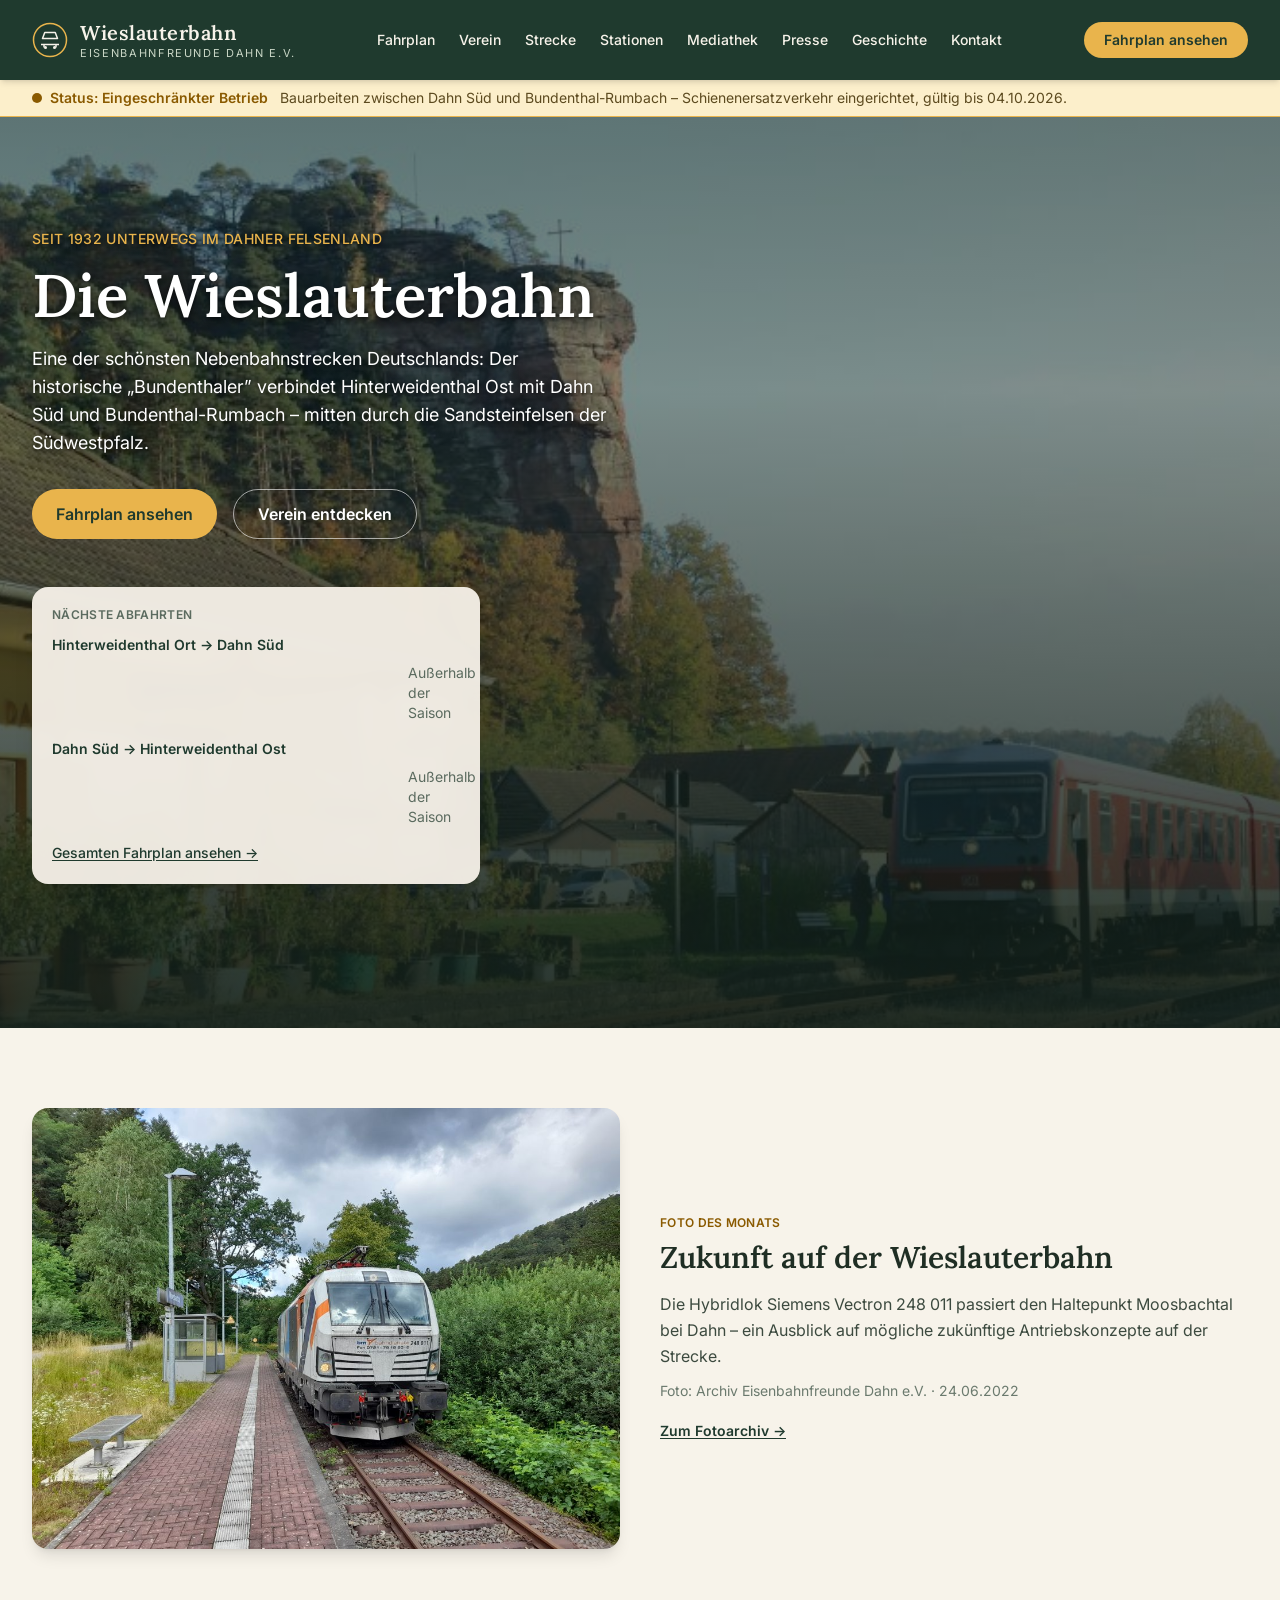
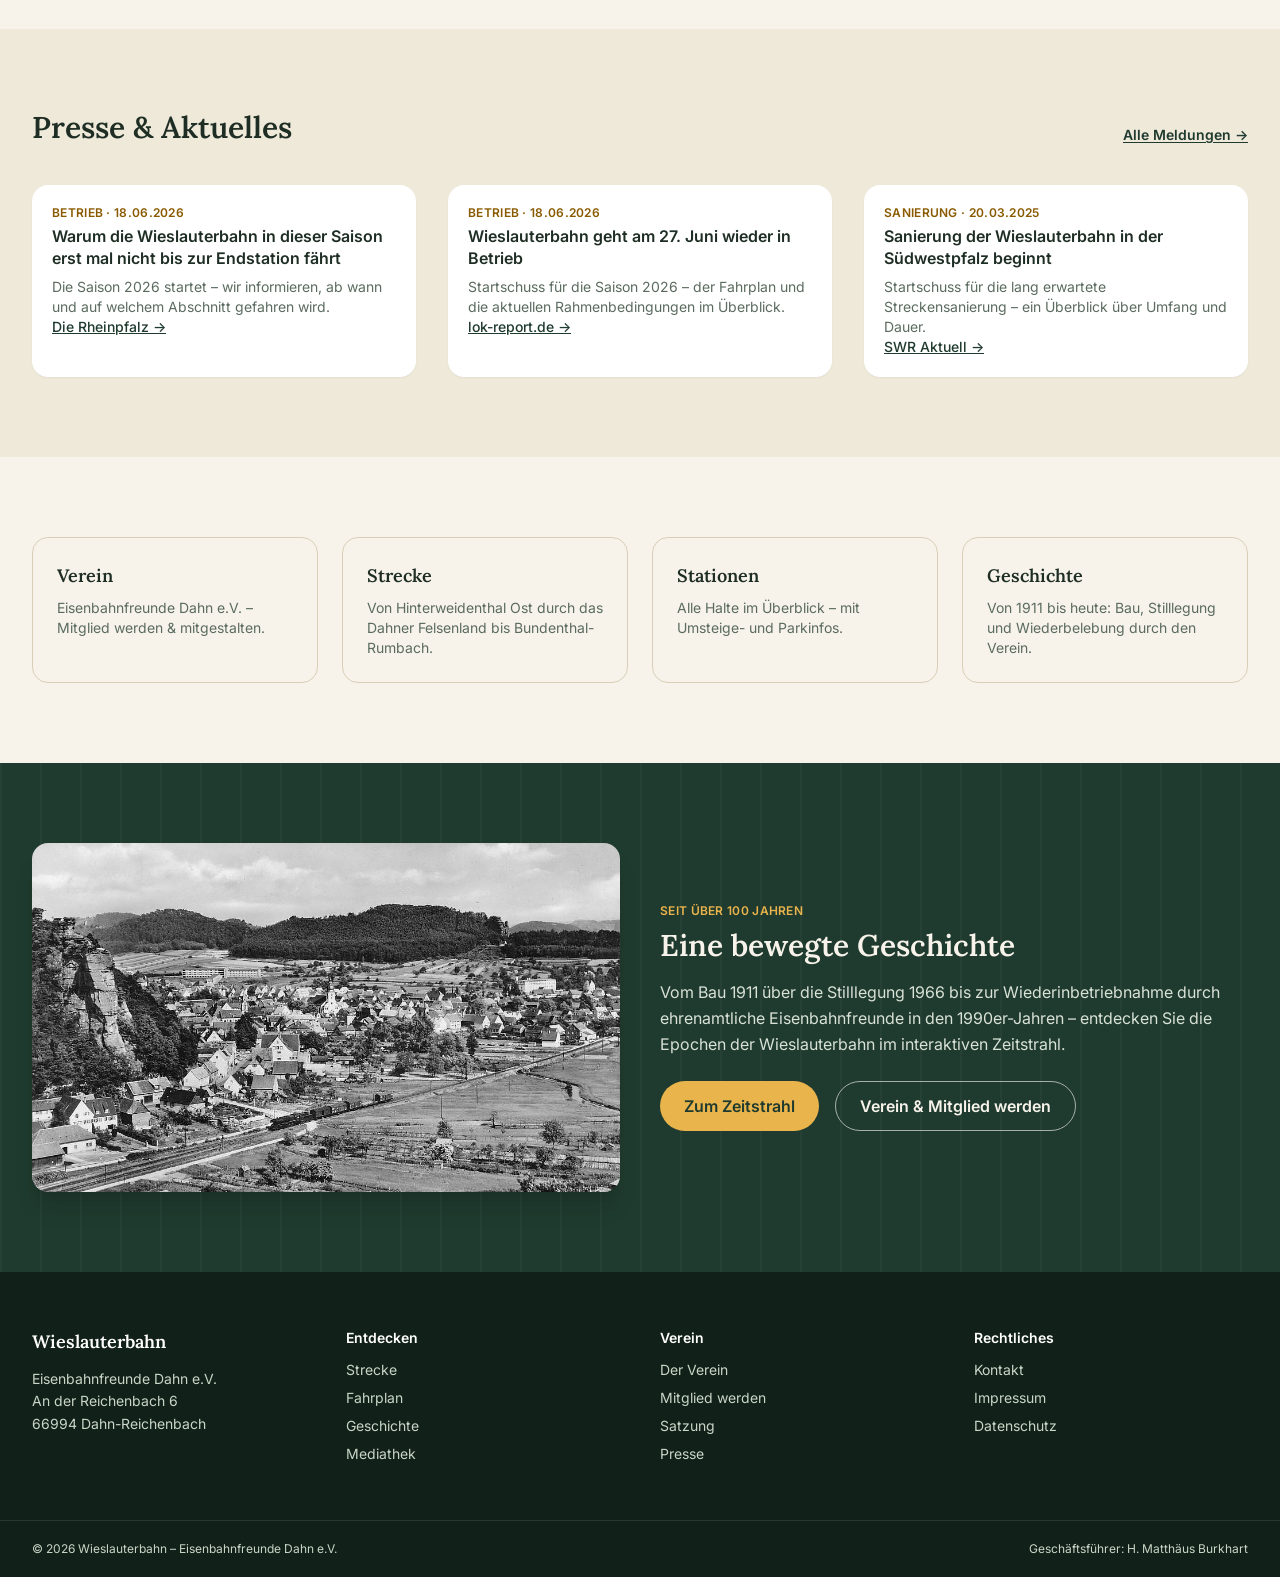
<file: index.html>
<!DOCTYPE html>
<html lang="de">
<head>
<meta charset="UTF-8">
<meta name="viewport" content="width=device-width, initial-scale=1.0">
<meta name="description" content="Offizielle Website der Wieslauterbahn im Dahner Felsenland – Fahrplan, Geschichte, Fotoarchiv und Aktuelles der Eisenbahnfreunde Dahn e.V.">
<title>Startseite – Wieslauterbahn</title>
<link rel="icon" type="image/svg+xml" href="data:image/svg+xml,%3Csvg xmlns='http://www.w3.org/2000/svg' viewBox='0 0 48 48'%3E%3Ccircle cx='24' cy='24' r='23' fill='%231F3A2E'/%3E%3Cpath d='M12 30 h24 M16 30 v4 M32 30 v4 M14 22 h20 l-3-8 h-14 z' stroke='%23F7F3EA' stroke-width='2.5' fill='none' stroke-linejoin='round'/%3E%3Ccircle cx='18' cy='34' r='2' fill='%23F7F3EA'/%3E%3Ccircle cx='30' cy='34' r='2' fill='%23F7F3EA'/%3E%3C/svg%3E">
<link rel="stylesheet" href="styles.css">
<link rel="preconnect" href="https://fonts.googleapis.com">
<link href="https://fonts.googleapis.com/css2?family=Lora:ital,wght@0,400;0,600;1,400&family=Inter:wght@400;500;600;700&display=swap" rel="stylesheet">

</head>
<body class="bg-[#F7F3EA] text-[#1F2E24] antialiased">
<a href="#main" class="skip-link fixed -translate-y-full focus:translate-y-0 transition-transform bg-[#1F3A2E] text-white px-4 py-2 z-50 top-0 left-0">Zum Inhalt springen</a>

<header class="sticky top-0 z-40 bg-[#1F3A2E] text-[#F7F3EA] shadow-md">
  <div class="max-w-7xl mx-auto px-4 sm:px-6 lg:px-8">
    <div class="flex items-center justify-between h-20">
      <a href="index.html" class="flex items-center gap-3">
        <svg width="36" height="36" viewBox="0 0 48 48" fill="none" aria-hidden="true">
          <circle cx="24" cy="24" r="22" stroke="#E9B44C" stroke-width="2"/>
          <path d="M12 30 h24 M16 30 v4 M32 30 v4 M14 22 h20 l-3-8 h-14 z" stroke="#F7F3EA" stroke-width="2" fill="none" stroke-linejoin="round"/>
          <circle cx="18" cy="34" r="2" fill="#F7F3EA"/>
          <circle cx="30" cy="34" r="2" fill="#F7F3EA"/>
        </svg>
        <span class="leading-tight">
          <span class="block font-serif-brand text-xl font-semibold tracking-wide">Wieslauterbahn</span>
          <span class="block text-[11px] uppercase tracking-[0.15em] text-[#C9D6C6]">Eisenbahnfreunde Dahn e.V.</span>
        </span>
      </a>

      <nav class="hidden lg:flex items-center gap-6 text-sm font-medium" aria-label="Hauptnavigation">
        <a href="fahrplan.html" class="hover:text-[#E9B44C] transition-colors">Fahrplan</a>
        <a href="verein.html" class="hover:text-[#E9B44C] transition-colors">Verein</a>
        <a href="strecke.html" class="hover:text-[#E9B44C] transition-colors">Strecke</a>
        <a href="stationen.html" class="hover:text-[#E9B44C] transition-colors">Stationen</a>
        <a href="mediathek.html" class="hover:text-[#E9B44C] transition-colors">Mediathek</a>
        <a href="presse.html" class="hover:text-[#E9B44C] transition-colors">Presse</a>
        <a href="geschichte.html" class="hover:text-[#E9B44C] transition-colors">Geschichte</a>
        <a href="kontakt.html" class="hover:text-[#E9B44C] transition-colors">Kontakt</a>
      </nav>

      <div class="flex items-center gap-3">
        <a href="fahrplan.html" class="hidden sm:inline-flex items-center rounded-full bg-[#E9B44C] text-[#1F3A2E] px-5 py-2 text-sm font-semibold hover:bg-[#f0c46c] transition-colors">Fahrplan ansehen</a>
        <button id="menuBtn" class="lg:hidden p-2 rounded-md hover:bg-white/10" aria-label="Menü öffnen" aria-expanded="false">
          <svg width="24" height="24" viewBox="0 0 24 24" fill="none" stroke="currentColor" stroke-width="2"><path d="M4 6h16M4 12h16M4 18h16" stroke-linecap="round"/></svg>
        </button>
      </div>
    </div>
  </div>
  <nav id="mobileMenu" class="hidden lg:hidden bg-[#17291F] px-4 pb-4 text-sm" aria-label="Mobile Navigation">
    <a href="fahrplan.html" class="block py-2 border-b border-white/10 ">Fahrplan</a>
    <a href="verein.html" class="block py-2 border-b border-white/10 ">Verein</a>
    <a href="strecke.html" class="block py-2 border-b border-white/10 ">Strecke</a>
    <a href="stationen.html" class="block py-2 border-b border-white/10 ">Stationen</a>
    <a href="mediathek.html" class="block py-2 border-b border-white/10 ">Mediathek</a>
    <a href="presse.html" class="block py-2 border-b border-white/10 ">Presse</a>
    <a href="geschichte.html" class="block py-2 border-b border-white/10 ">Geschichte</a>
    <a href="kontakt.html" class="block py-2 border-b border-white/10 ">Kontakt</a>
  </nav>
</header>

<div id="statusBanner" class="bg-[#FCEFCB] border-b border-[#E9B44C]/50" role="status">
  <div class="max-w-7xl mx-auto px-4 sm:px-6 lg:px-8 py-2 flex flex-wrap items-center gap-3 text-sm">
    <span class="inline-flex items-center gap-2 font-semibold text-[#8A5A00]" id="statusKurzSpan">
      <svg width="10" height="10" viewBox="0 0 10 10" aria-hidden="true"><circle cx="5" cy="5" r="5" id="statusDot" fill="#E9A400"/></svg>
      <span id="statusKurztext">Status: Eingeschränkter Betrieb</span>
    </span>
    <span class="text-[#5c4a1f]" id="statusLangtext">Bauarbeiten zwischen Dahn Süd und Bundenthal-Rumbach – Schienenersatzverkehr eingerichtet, gültig bis 04.10.2026.</span>
  </div>
</div>
<script src="assets/status-daten.js"></script>
<script src="assets/status-render.js"></script>

<main id="main">

  <section class="relative overflow-hidden">
    <div class="absolute inset-0">
      <img src="assets/hero.jpg" alt="Regionalbahn der Wieslauterbahn am Bahnhof Dahn Süd vor den Sandstein-Felsen des Dahner Felsenlands im Herbst" class="w-full h-full object-cover">
      <div class="absolute inset-0 hero-scrim"></div>
    </div>
    <div class="relative max-w-7xl mx-auto px-4 sm:px-6 lg:px-8 pt-20 pb-28 sm:pt-28 sm:pb-36">
      <p class="hero-text-shadow text-[#E9B44C] font-medium tracking-wide uppercase text-xs sm:text-sm mb-4">Seit 1932 unterwegs im Dahner Felsenland</p>
      <h1 class="hero-text-shadow font-serif-brand text-4xl sm:text-6xl text-white font-semibold max-w-2xl leading-tight">Die Wieslauterbahn</h1>
      <p class="hero-text-shadow mt-5 max-w-xl text-white text-base sm:text-lg">
        Eine der schönsten Nebenbahnstrecken Deutschlands: Der historische „Bundenthaler” verbindet Hinterweidenthal Ost mit
        Dahn Süd und Bundenthal-Rumbach – mitten durch die Sandsteinfelsen der Südwestpfalz.
      </p>
      <div class="mt-8 flex flex-wrap gap-4">
        <a href="fahrplan.html" class="inline-flex items-center rounded-full bg-[#E9B44C] text-[#1F3A2E] px-6 py-3 font-semibold hover:bg-[#f0c46c] transition-colors">Fahrplan ansehen</a>
        <a href="verein.html" class="inline-flex items-center rounded-full border border-white/60 text-white px-6 py-3 font-semibold hover:bg-white/10 transition-colors">Verein entdecken</a>
      </div>

      <div class="mt-12 max-w-md sm:max-w-lg bg-[#F7F3EA]/95 backdrop-blur rounded-2xl shadow-xl p-5">
        <p class="text-xs font-semibold uppercase tracking-wide text-[#5b6b5f] mb-3">Nächste Abfahrten</p>
        <!-- Die beiden folgenden Zeilen legen NUR fest, WELCHE zwei Richtungen
             gezeigt werden (data-von/data-nach) - das ist bewusst weiterhin fest
             hinterlegt, siehe Kommentar beim Render-Skript unten. Der komplette
             sichtbare Inhalt jeder Zeile (Richtungstext, Heute/Morgen/Datum,
             alle Uhrzeiten) wird erst von renderNaechsteAbfahrten() aus
             assets/fahrplan-daten.js erzeugt - hier steht dafür kein Festwert
             mehr im HTML. -->
        <div class="text-sm" id="naechsteAbfahrten" style="display:flex;flex-direction:column;gap:1rem">
          <div data-von="Hinterweidenthal Ort" data-nach="Dahn Süd"></div>
          <div data-von="Dahn Süd" data-nach="Hinterweidenthal Ost"></div>
        </div>
        <a href="fahrplan.html" class="mt-4 inline-block text-sm font-medium text-[#1F3A2E] underline underline-offset-2">Gesamten Fahrplan ansehen →</a>
      </div>
    </div>
  </section>

  <section class="max-w-7xl mx-auto px-4 sm:px-6 lg:px-8 py-16 sm:py-20">
    <div class="grid md:grid-cols-2 gap-10 items-center">
      <div class="rounded-2xl overflow-hidden shadow-lg">
        <img src="assets/fotomonat.jpg" alt="Die Hybridlok Siemens Vectron 248 011 passiert am 24.06.2022 den Haltepunkt Moosbachtal bei Dahn" loading="lazy" class="w-full h-full object-cover">
      </div>
      <div>
        <p class="text-xs font-semibold uppercase tracking-wide text-[#8A5A00] mb-2">Foto des Monats</p>
        <h2 class="font-serif-brand text-2xl sm:text-3xl font-semibold mb-4">Zukunft auf der Wieslauterbahn</h2>
        <p class="text-[#3c4a3f] leading-relaxed">
          Die Hybridlok Siemens Vectron 248 011 passiert den Haltepunkt Moosbachtal bei Dahn – ein Ausblick auf mögliche zukünftige Antriebskonzepte auf der Strecke.
        </p>
        <p class="mt-3 text-sm text-[#6b7a6e]">Foto: Archiv Eisenbahnfreunde Dahn e.V. · 24.06.2022</p>
        <a href="mediathek.html" class="mt-5 inline-flex items-center gap-1 text-sm font-semibold text-[#1F3A2E] underline underline-offset-2">Zum Fotoarchiv →</a>
      </div>
    </div>
  </section>

  <section class="bg-[#EFE9DA]">
    <div class="max-w-7xl mx-auto px-4 sm:px-6 lg:px-8 py-16 sm:py-20">
      <div class="flex items-end justify-between mb-10 flex-wrap gap-4">
        <h2 class="font-serif-brand text-2xl sm:text-3xl font-semibold">Presse &amp; Aktuelles</h2>
        <a href="presse.html" class="text-sm font-semibold text-[#1F3A2E] underline underline-offset-2">Alle Meldungen →</a>
      </div>
      <div class="grid sm:grid-cols-2 lg:grid-cols-3 gap-8" id="presseIndexListe">
        <!-- Wird automatisch aus assets/presse-daten.js befüllt (die 3 neuesten Meldungen), siehe presse-render.js. -->
      </div>
    </div>
  </section>

  <section class="max-w-7xl mx-auto px-4 sm:px-6 lg:px-8 py-16 sm:py-20">
    <div class="grid sm:grid-cols-2 lg:grid-cols-4 gap-6">
      <a href="verein.html" class="group rounded-2xl border border-[#D9CFB8] p-6 hover:border-[#1F3A2E] transition-colors">
        <h3 class="font-serif-brand text-lg font-semibold mb-2">Verein</h3>
        <p class="text-sm text-[#5b6b5f]">Eisenbahnfreunde Dahn e.V. – Mitglied werden &amp; mitgestalten.</p>
      </a>
      <a href="strecke.html" class="group rounded-2xl border border-[#D9CFB8] p-6 hover:border-[#1F3A2E] transition-colors">
        <h3 class="font-serif-brand text-lg font-semibold mb-2">Strecke</h3>
        <p class="text-sm text-[#5b6b5f]">Von Hinterweidenthal Ost durch das Dahner Felsenland bis Bundenthal-Rumbach.</p>
      </a>
      <a href="stationen.html" class="group rounded-2xl border border-[#D9CFB8] p-6 hover:border-[#1F3A2E] transition-colors">
        <h3 class="font-serif-brand text-lg font-semibold mb-2">Stationen</h3>
        <p class="text-sm text-[#5b6b5f]">Alle Halte im Überblick – mit Umsteige- und Parkinfos.</p>
      </a>
      <a href="geschichte.html" class="group rounded-2xl border border-[#D9CFB8] p-6 hover:border-[#1F3A2E] transition-colors">
        <h3 class="font-serif-brand text-lg font-semibold mb-2">Geschichte</h3>
        <p class="text-sm text-[#5b6b5f]">Von 1911 bis heute: Bau, Stilllegung und Wiederbelebung durch den Verein.</p>
      </a>
    </div>
  </section>

  <section class="wood-texture bg-[#1F3A2E] text-[#F7F3EA]">
    <div class="max-w-7xl mx-auto px-4 sm:px-6 lg:px-8 py-16 sm:py-20 grid md:grid-cols-2 gap-10 items-center">
      <div>
        <img src="assets/geschichte.jpg" alt="Historischer Wieslauterbahn-Triebwagen vor den Felsen des Dahner Felsenlands" loading="lazy" class="rounded-2xl shadow-xl w-full object-cover">
      </div>
      <div>
        <p class="text-xs font-semibold uppercase tracking-wide text-[#E9B44C] mb-2">Seit über 100 Jahren</p>
        <h2 class="font-serif-brand text-2xl sm:text-3xl font-semibold mb-4">Eine bewegte Geschichte</h2>
        <p class="text-[#D9E2D6] leading-relaxed mb-6">
          Vom Bau 1911 über die Stilllegung 1966 bis zur Wiederinbetriebnahme durch ehrenamtliche Eisenbahnfreunde in den 1990er-Jahren – entdecken Sie die Epochen der Wieslauterbahn im interaktiven Zeitstrahl.
        </p>
        <div class="flex flex-wrap gap-4">
          <a href="geschichte.html" class="inline-flex items-center rounded-full bg-[#E9B44C] text-[#1F3A2E] px-6 py-3 font-semibold hover:bg-[#f0c46c] transition-colors">Zum Zeitstrahl</a>
          <a href="verein.html" class="inline-flex items-center rounded-full border border-white/60 px-6 py-3 font-semibold hover:bg-white/10 transition-colors">Verein &amp; Mitglied werden</a>
        </div>
      </div>
    </div>
  </section>

</main>
<footer class="bg-[#12201A] text-[#C9D6C6]">
  <div class="max-w-7xl mx-auto px-4 sm:px-6 lg:px-8 py-14 grid sm:grid-cols-2 lg:grid-cols-4 gap-10 text-sm">
    <div>
      <p class="font-serif-brand text-lg text-white font-semibold mb-3">Wieslauterbahn</p>
      <p class="leading-relaxed">Eisenbahnfreunde Dahn e.V.<br>An der Reichenbach 6<br>66994 Dahn-Reichenbach</p>
    </div>
    <div>
      <p class="font-semibold text-white mb-3">Entdecken</p>
      <ul class="space-y-2">
        <li><a href="strecke.html" class="hover:text-white">Strecke</a></li>
        <li><a href="fahrplan.html" class="hover:text-white">Fahrplan</a></li>
        <li><a href="geschichte.html" class="hover:text-white">Geschichte</a></li>
        <li><a href="mediathek.html" class="hover:text-white">Mediathek</a></li>
      </ul>
    </div>
    <div>
      <p class="font-semibold text-white mb-3">Verein</p>
      <ul class="space-y-2">
        <li><a href="verein.html" class="hover:text-white">Der Verein</a></li>
        <li><a href="verein.html#mitglied" class="hover:text-white">Mitglied werden</a></li>
        <li><a href="verein.html#satzung" class="hover:text-white">Satzung</a></li>
        <li><a href="presse.html" class="hover:text-white">Presse</a></li>
      </ul>
    </div>
    <div>
      <p class="font-semibold text-white mb-3">Rechtliches</p>
      <ul class="space-y-2">
        <li><a href="kontakt.html" class="hover:text-white">Kontakt</a></li>
        <li><a href="kontakt.html#impressum" class="hover:text-white">Impressum</a></li>
        <li><a href="kontakt.html#datenschutz" class="hover:text-white">Datenschutz</a></li>
      </ul>
    </div>
  </div>
  <div class="border-t border-white/10">
    <div class="max-w-7xl mx-auto px-4 sm:px-6 lg:px-8 py-5 text-xs flex flex-wrap justify-between gap-2">
      <span>© 2026 Wieslauterbahn – Eisenbahnfreunde Dahn e.V.</span>
      <span>Geschäftsführer: H. Matthäus Burkhart</span>
    </div>
  </div>
</footer>

<script src="assets/presse-daten.js"></script>
<script src="assets/presse-render.js"></script>
<script src="assets/fahrplan-daten.js"></script>
<script>
  var menuBtn = document.getElementById('menuBtn');
  if (menuBtn) {
    menuBtn.addEventListener('click', function () {
      var menu = document.getElementById('mobileMenu');
      var expanded = this.getAttribute('aria-expanded') === 'true';
      this.setAttribute('aria-expanded', String(!expanded));
      menu.classList.toggle('hidden');
    });
  }

  // Berechnet/aktualisiert die Box "Nächste Abfahrten". Wird einmal beim Laden
  // der Seite ausgeführt und danach automatisch alle 60 Sekunden wiederholt --
  // sonst bliebe die Anzeige auf dem Stand des Seitenaufrufs "eingefroren" und
  // würde falsch, sobald die zuerst berechnete Abfahrt längst vorbei ist
  // (z. B. wenn die Seite morgens geöffnet und den ganzen Tag über nicht neu
  // geladen wird).
  // Zeigt für jede Richtung ALLE Abfahrten des jeweils nächsten Tages mit
  // Zugverkehr (heute, falls die Saison heute läuft, sonst der nächste
  // passende Tag) - nicht mehr nur die eine nächste Abfahrt. So sieht man auf
  // einen Blick den ganzen Tagesfahrplan der Richtung, z. B. "10:00 11:00
  // 12:00 ...". Wird einmal beim Laden der Seite ausgeführt und danach
  // automatisch alle 60 Sekunden wiederholt, damit z. B. der Tageswechsel um
  // Mitternacht ohne Neuladen der Seite berücksichtigt wird.
  // Nachtrag (07.07.2026): Vorher stand in den Zeilen selbst noch der
  // Richtungstext ("Hinterweidenthal Ort → Dahn Süd") sowie der Platzhalter
  // "Heute" als Festwert direkt im HTML, nur die Uhrzeiten kamen aus der
  // Datenquelle. Jetzt baut renderNaechsteAbfahrten() die komplette Zeile
  // (Richtungstext, Heute/Morgen/Datum-Label, Uhrzeiten) bei jedem Durchlauf
  // neu aus assets/fahrplan-daten.js auf - im HTML steht dafür nur noch je
  // Zeile fest, WELCHE Richtung (data-von/data-nach) gezeigt werden soll, das
  // ist eine bewusste Redaktions-Einstellung, kein "vergessener" Altwert.
  // Nachtrag (07.07.2026, 2. Korrektur): Die Zeit-Pillen brachen auf schmalen
  // Mobil-Bildschirmen vorzeitig in eine 2. Zeile um, obwohl links noch Platz
  // gewesen wäre - Ursache war die feste Pixel-Breite jeder Pille (siehe
  // styles.css). Jetzt wird zuerst über BEIDE Richtungs-Zeilen die jeweils
  // größere Anzahl Abfahrten ermittelt (maxCols) und beiden Zeilen als
  // gemeinsame Spaltenzahl für ein CSS-Grid mitgegeben (grid-template-columns
  // per Inline-Style) - jede Spalte ist "minmax(0,1fr)" und schrumpft/wächst
  // responsiv mit dem verfügbaren Platz, statt eine feste Breite zu erzwingen.
  // Jede Pille bekommt zusätzlich ihre Spalte explizit zugewiesen
  // (grid-column, ebenfalls per Inline-Style), gezählt von rechts nach links
  // (startCol = maxCols - Anzahl Abfahrten + 1) - dadurch bleiben die Spalten
  // zwischen beiden Zeilen weiterhin exakt untereinander ausgerichtet und
  // rechtsbündig gefüllt, brechen aber nur noch um, wenn wirklich keine
  // Spalte mehr Platz hat, nicht mehr wegen fester Pixel-Werte.
  var abfahrtenBloecke = document.querySelectorAll('#naechsteAbfahrten [data-von]');
  function renderNaechsteAbfahrten() {
    if (!abfahrtenBloecke.length || !window.WLB_FAHRPLAN) return;
    var jetzt = new Date();

    // 1. Durchlauf: für jede Richtung die Abfahrten ermitteln und dabei die
    // größte Anzahl Abfahrten über alle Richtungen hinweg merken (maxCols) -
    // erst danach kann jede Zeile mit derselben Spaltenzahl gerendert werden.
    var eintraege = [];
    var maxCols = 1;
    abfahrtenBloecke.forEach(function (block) {
      var von = block.getAttribute('data-von');
      var nach = block.getAttribute('data-nach');
      var ergebnis = WLB_FAHRPLAN.tagesAbfahrten(von, nach, jetzt);
      eintraege.push({ block: block, von: von, nach: nach, ergebnis: ergebnis });
      if (ergebnis && ergebnis.zeiten.length > maxCols) maxCols = ergebnis.zeiten.length;
    });

    // 2. Durchlauf: jede Zeile mit der gemeinsamen Spaltenzahl (maxCols) und
    // rechtsbündiger Spalten-Zuweisung je Pille rendern.
    eintraege.forEach(function (eintrag) {
      var ergebnis = eintrag.ergebnis;
      var zeitenHtml;
      if (!ergebnis) {
        // Spannt über alle Spalten, damit der Hinweistext nicht in eine
        // einzelne (schmale) Grid-Spalte gequetscht wird.
        zeitenHtml = '<span class="text-[#5b6b5f]" style="grid-column:1 / -1">Außerhalb der Saison</span>';
      } else {
        var startCol = maxCols - ergebnis.zeiten.length + 1;
        zeitenHtml = ergebnis.zeiten.map(function (zeit, i) {
          // Kein "Uhr" an jeder Zeit (Nutzerwunsch 07.07.2026) - die Pillen
          // stehen ohnehin klar erkennbar unter der Label-Zeile, "Uhr" an
          // jeder einzelnen Zeit war redundant und wirkte unruhig.
          // Nachtrag (07.07.2026): Bereits vergangene Abfahrten werden jetzt
          // ausgegraut (Klasse .abfahrt-chip--vergangen) - relevant nur am
          // "Heute"-Tag (ergebnis.tag === 0), da bei "Morgen"/späteren Tagen
          // per Definition noch keine der Zeiten vergangen sein kann. Der
          // Vergleich nutzt Datum UND Uhrzeit (nicht nur die Uhrzeit), damit
          // ein Tageswechsel korrekt berücksichtigt wird.
          var istVergangen = false;
          if (ergebnis.tag === 0) {
            var teile = zeit.split(':').map(Number);
            var abfahrtZeitpunkt = new Date(
              ergebnis.datum.getFullYear(), ergebnis.datum.getMonth(), ergebnis.datum.getDate(),
              teile[0], teile[1]
            );
            istVergangen = abfahrtZeitpunkt <= jetzt;
          }
          var chipClass = 'abfahrt-chip' + (istVergangen ? ' abfahrt-chip--vergangen' : '');
          return '<span class="' + chipClass + '" style="grid-column:' + (startCol + i) + '">' + zeit + '</span>';
        }).join('');
      }
      var labelText = ergebnis ? WLB_FAHRPLAN.formatTagLabel(ergebnis.tag, ergebnis.datum) : '';
      eintrag.block.innerHTML =
        '<div class="flex items-baseline justify-between gap-3 mb-2">' +
          '<span class="font-semibold text-[#1F3A2E]">' + eintrag.von + ' → ' + eintrag.nach + '</span>' +
          '<span class="shrink-0 text-xs font-semibold uppercase tracking-wide text-[#8A5A00]">' + labelText + '</span>' +
        '</div>' +
        '<div class="abfahrt-liste" style="grid-template-columns:repeat(' + maxCols + ',minmax(0,52px))">' + zeitenHtml + '</div>';
    });
  }
  renderNaechsteAbfahrten();
  setInterval(renderNaechsteAbfahrten, 60000);
</script>

</body>
</html>
</file>
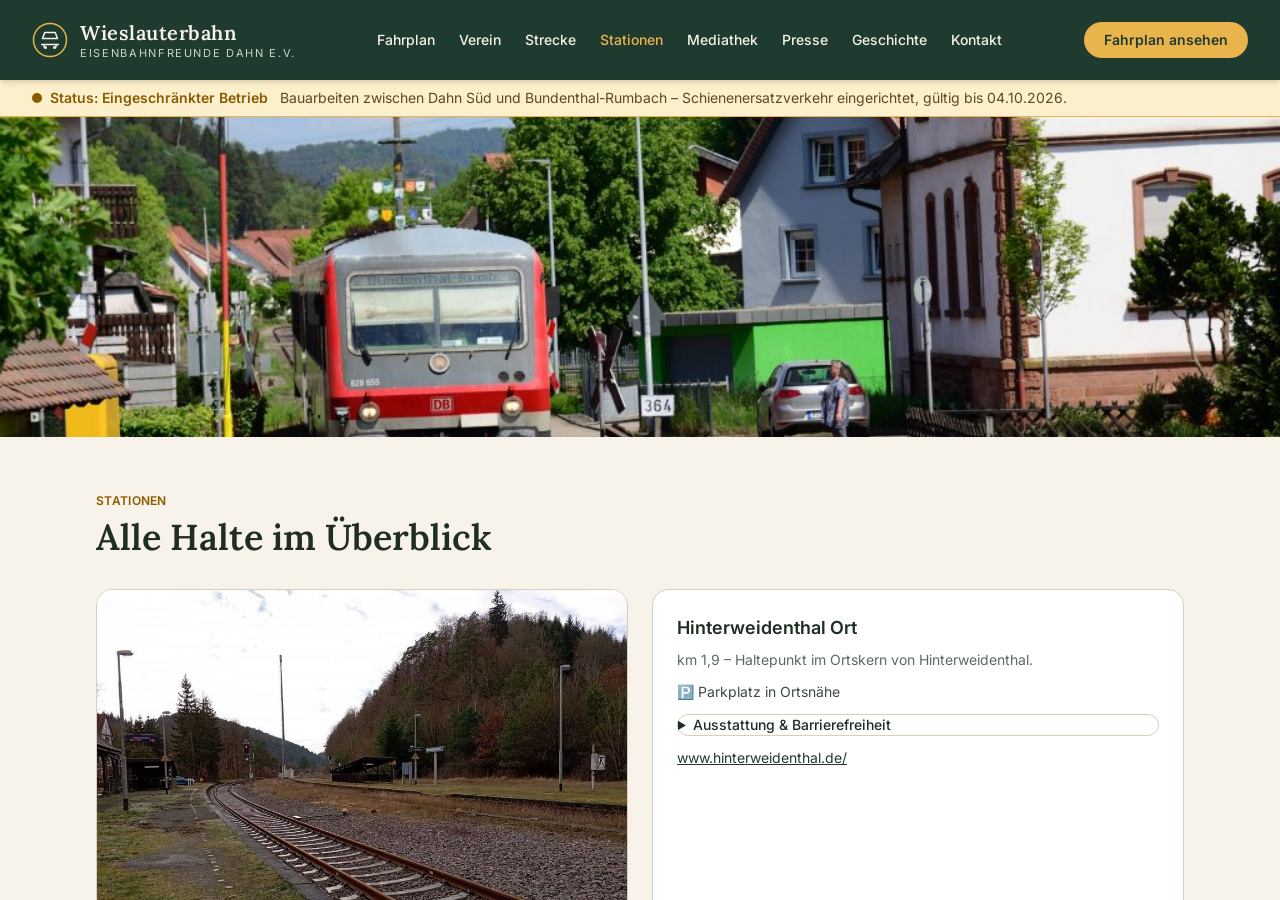
<file: die-stationen.html>
<!DOCTYPE html>
<html lang="de">
<head>
<meta charset="UTF-8">
<meta http-equiv="refresh" content="0; url=stationen.html">
<title>Umgezogen – Wieslauterbahn</title>
</head>
<body>
<p>Diese Seite heißt jetzt „Stationen" und wurde umbenannt. Falls die Weiterleitung nicht automatisch funktioniert:
<a href="stationen.html">Weiter zu stationen.html</a></p>
<p><small>Diese Datei ist nur ein Platzhalter zur Weiterleitung, nachdem die Seite am 07.07.2026 in
"stationen.html" umbenannt wurde. Sie kann gefahrlos gelöscht werden, sobald du dich vergewissert hast,
dass nichts mehr auf "die-stationen.html" verlinkt.</small></p>
</body>
</html>
</file>
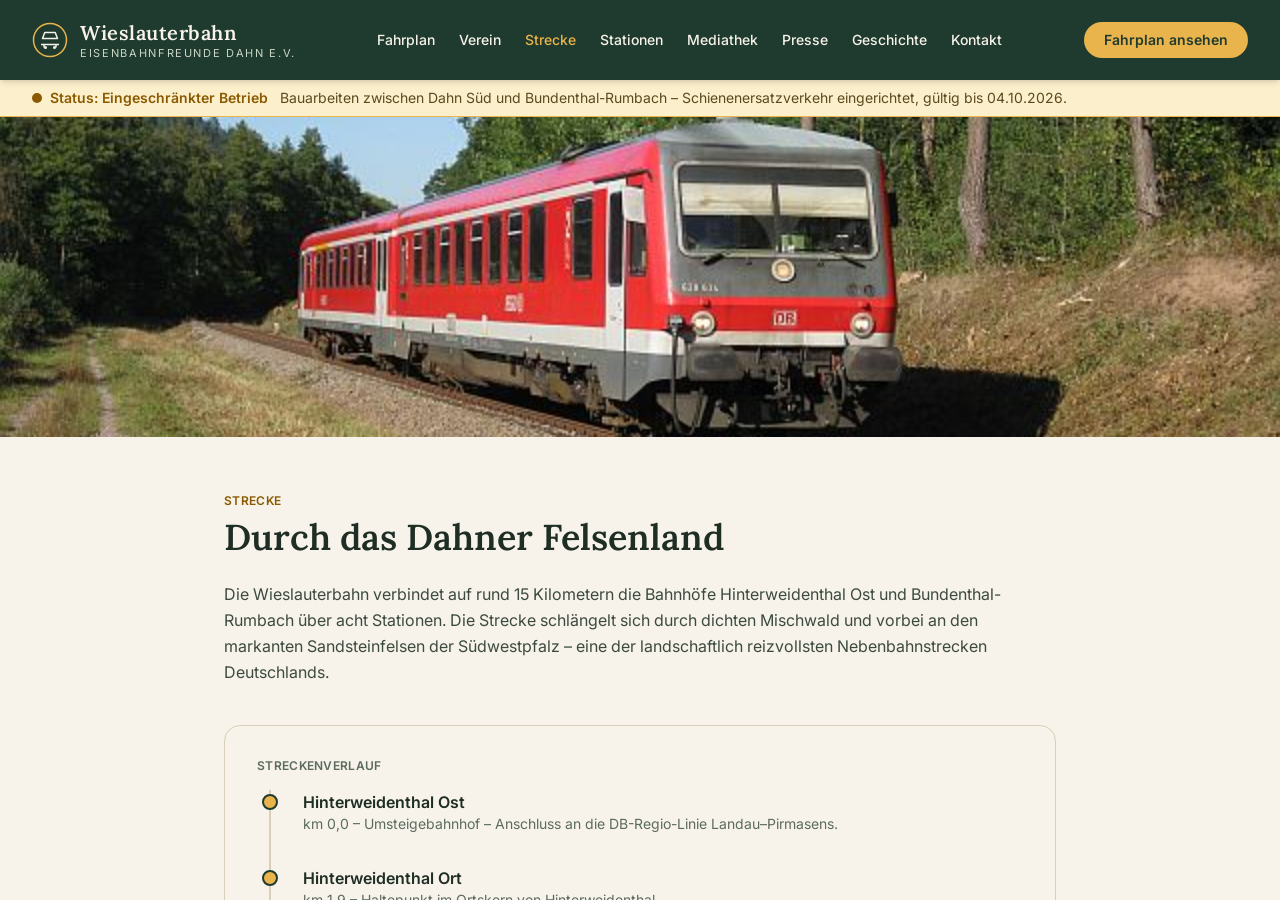
<file: die-strecke.html>
<!DOCTYPE html>
<html lang="de">
<head>
<meta charset="UTF-8">
<meta http-equiv="refresh" content="0; url=strecke.html">
<title>Umgezogen – Wieslauterbahn</title>
</head>
<body>
<p>Diese Seite heißt jetzt „Strecke" und wurde umbenannt. Falls die Weiterleitung nicht automatisch funktioniert:
<a href="strecke.html">Weiter zu strecke.html</a></p>
<p><small>Diese Datei ist nur ein Platzhalter zur Weiterleitung, nachdem die Seite am 07.07.2026 in
"strecke.html" umbenannt wurde. Sie kann gefahrlos gelöscht werden, sobald du dich vergewissert hast,
dass nichts mehr auf "die-strecke.html" verlinkt.</small></p>
</body>
</html>
</file>
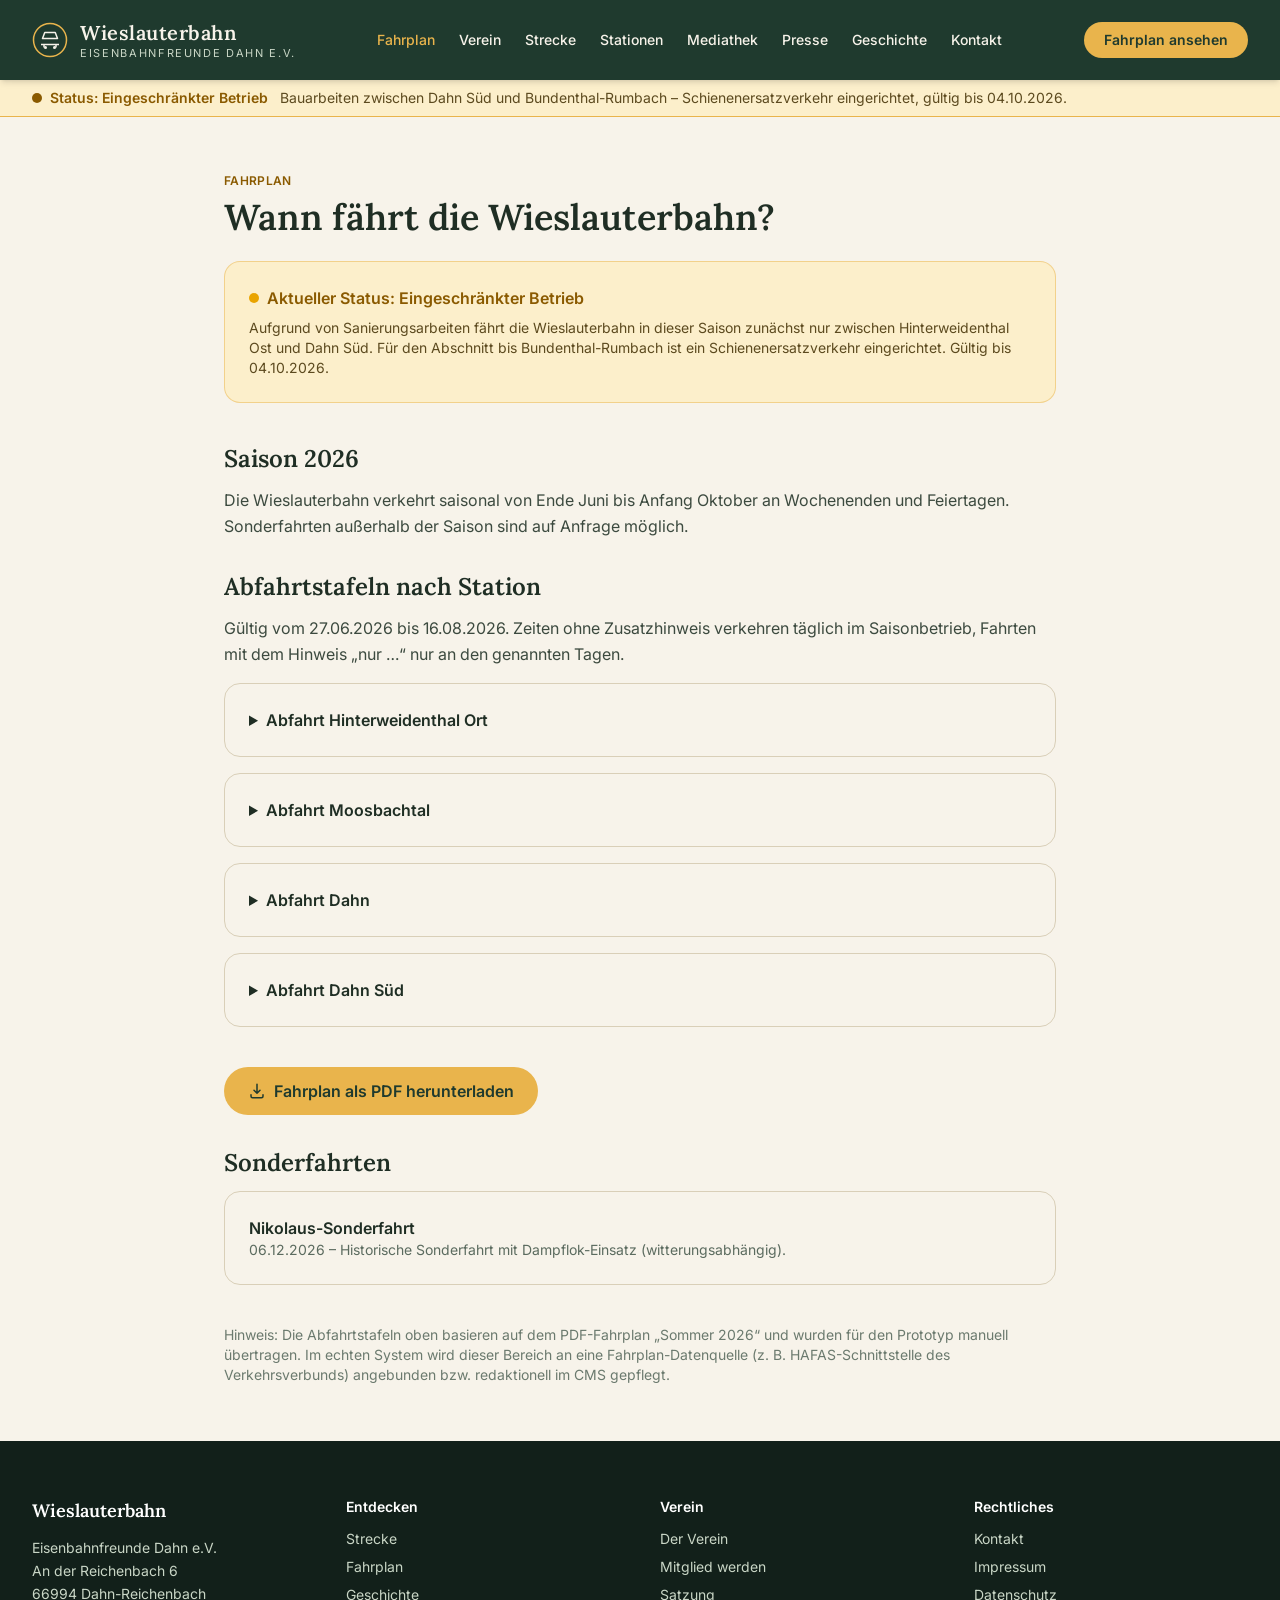
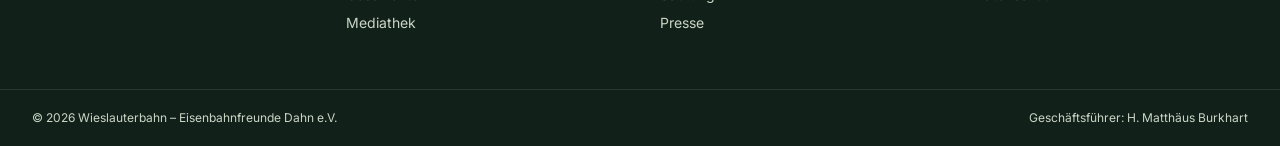
<file: fahrplan.html>
<!DOCTYPE html>
<html lang="de">
<head>
<meta charset="UTF-8">
<meta name="viewport" content="width=device-width, initial-scale=1.0">
<meta name="description" content="Aktueller Fahrplan und Betriebsstatus der Wieslauterbahn – Abfahrtszeiten, Saisonzeiten und Sonderfahrten im Dahner Felsenland.">
<title>Fahrplan – Wieslauterbahn</title>
<link rel="icon" type="image/svg+xml" href="data:image/svg+xml,%3Csvg xmlns='http://www.w3.org/2000/svg' viewBox='0 0 48 48'%3E%3Ccircle cx='24' cy='24' r='23' fill='%231F3A2E'/%3E%3Cpath d='M12 30 h24 M16 30 v4 M32 30 v4 M14 22 h20 l-3-8 h-14 z' stroke='%23F7F3EA' stroke-width='2.5' fill='none' stroke-linejoin='round'/%3E%3Ccircle cx='18' cy='34' r='2' fill='%23F7F3EA'/%3E%3Ccircle cx='30' cy='34' r='2' fill='%23F7F3EA'/%3E%3C/svg%3E">
<link rel="stylesheet" href="styles.css">
<link rel="preconnect" href="https://fonts.googleapis.com">
<link href="https://fonts.googleapis.com/css2?family=Lora:ital,wght@0,400;0,600;1,400&family=Inter:wght@400;500;600;700&display=swap" rel="stylesheet">

</head>
<body class="bg-[#F7F3EA] text-[#1F2E24] antialiased">
<a href="#main" class="skip-link fixed -translate-y-full focus:translate-y-0 transition-transform bg-[#1F3A2E] text-white px-4 py-2 z-50 top-0 left-0">Zum Inhalt springen</a>

<header class="sticky top-0 z-40 bg-[#1F3A2E] text-[#F7F3EA] shadow-md">
  <div class="max-w-7xl mx-auto px-4 sm:px-6 lg:px-8">
    <div class="flex items-center justify-between h-20">
      <a href="index.html" class="flex items-center gap-3">
        <svg width="36" height="36" viewBox="0 0 48 48" fill="none" aria-hidden="true">
          <circle cx="24" cy="24" r="22" stroke="#E9B44C" stroke-width="2"/>
          <path d="M12 30 h24 M16 30 v4 M32 30 v4 M14 22 h20 l-3-8 h-14 z" stroke="#F7F3EA" stroke-width="2" fill="none" stroke-linejoin="round"/>
          <circle cx="18" cy="34" r="2" fill="#F7F3EA"/>
          <circle cx="30" cy="34" r="2" fill="#F7F3EA"/>
        </svg>
        <span class="leading-tight">
          <span class="block font-serif-brand text-xl font-semibold tracking-wide">Wieslauterbahn</span>
          <span class="block text-[11px] uppercase tracking-[0.15em] text-[#C9D6C6]">Eisenbahnfreunde Dahn e.V.</span>
        </span>
      </a>

      <nav class="hidden lg:flex items-center gap-6 text-sm font-medium" aria-label="Hauptnavigation">
        <a href="fahrplan.html" class="text-[#E9B44C]">Fahrplan</a>
        <a href="verein.html" class="hover:text-[#E9B44C] transition-colors">Verein</a>
        <a href="strecke.html" class="hover:text-[#E9B44C] transition-colors">Strecke</a>
        <a href="stationen.html" class="hover:text-[#E9B44C] transition-colors">Stationen</a>
        <a href="mediathek.html" class="hover:text-[#E9B44C] transition-colors">Mediathek</a>
        <a href="presse.html" class="hover:text-[#E9B44C] transition-colors">Presse</a>
        <a href="geschichte.html" class="hover:text-[#E9B44C] transition-colors">Geschichte</a>
        <a href="kontakt.html" class="hover:text-[#E9B44C] transition-colors">Kontakt</a>
      </nav>

      <div class="flex items-center gap-3">
        <a href="fahrplan.html" class="hidden sm:inline-flex items-center rounded-full bg-[#E9B44C] text-[#1F3A2E] px-5 py-2 text-sm font-semibold hover:bg-[#f0c46c] transition-colors">Fahrplan ansehen</a>
        <button id="menuBtn" class="lg:hidden p-2 rounded-md hover:bg-white/10" aria-label="Menü öffnen" aria-expanded="false">
          <svg width="24" height="24" viewBox="0 0 24 24" fill="none" stroke="currentColor" stroke-width="2"><path d="M4 6h16M4 12h16M4 18h16" stroke-linecap="round"/></svg>
        </button>
      </div>
    </div>
  </div>
  <nav id="mobileMenu" class="hidden lg:hidden bg-[#17291F] px-4 pb-4 text-sm" aria-label="Mobile Navigation">
    <a href="fahrplan.html" class="block py-2 border-b border-white/10 text-[#E9B44C] font-semibold">Fahrplan</a>
    <a href="verein.html" class="block py-2 border-b border-white/10 ">Verein</a>
    <a href="strecke.html" class="block py-2 border-b border-white/10 ">Strecke</a>
    <a href="stationen.html" class="block py-2 border-b border-white/10 ">Stationen</a>
    <a href="mediathek.html" class="block py-2 border-b border-white/10 ">Mediathek</a>
    <a href="presse.html" class="block py-2 border-b border-white/10 ">Presse</a>
    <a href="geschichte.html" class="block py-2 border-b border-white/10 ">Geschichte</a>
    <a href="kontakt.html" class="block py-2 border-b border-white/10 ">Kontakt</a>
  </nav>
</header>

<div id="statusBanner" class="bg-[#FCEFCB] border-b border-[#E9B44C]/50" role="status">
  <div class="max-w-7xl mx-auto px-4 sm:px-6 lg:px-8 py-2 flex flex-wrap items-center gap-3 text-sm">
    <span class="inline-flex items-center gap-2 font-semibold text-[#8A5A00]" id="statusKurzSpan">
      <svg width="10" height="10" viewBox="0 0 10 10" aria-hidden="true"><circle cx="5" cy="5" r="5" id="statusDot" fill="#E9A400"/></svg>
      <span id="statusKurztext">Status: Eingeschränkter Betrieb</span>
    </span>
    <span class="text-[#5c4a1f]" id="statusLangtext">Bauarbeiten zwischen Dahn Süd und Bundenthal-Rumbach – Schienenersatzverkehr eingerichtet, gültig bis 04.10.2026.</span>
  </div>
</div>
<script src="assets/status-daten.js"></script>
<script src="assets/status-render.js"></script>

<main id="main">

  <section class="max-w-4xl mx-auto px-4 sm:px-6 lg:px-8 py-14">
    <p class="text-xs font-semibold uppercase tracking-wide text-[#8A5A00] mb-2">Fahrplan</p>
    <h1 class="font-serif-brand text-3xl sm:text-4xl font-semibold mb-6">Wann fährt die Wieslauterbahn?</h1>

    <div class="rounded-2xl bg-[#FCEFCB] border border-[#E9B44C]/50 p-6 mb-10">
      <p class="font-semibold text-[#8A5A00] flex items-center gap-2 mb-2">
        <svg width="10" height="10" viewBox="0 0 10 10" aria-hidden="true"><circle cx="5" cy="5" r="5" fill="#E9A400"/></svg>
        Aktueller Status: Eingeschränkter Betrieb
      </p>
      <p class="text-sm text-[#5c4a1f]">
        Aufgrund von Sanierungsarbeiten fährt die Wieslauterbahn in dieser Saison zunächst nur zwischen
        Hinterweidenthal Ost und Dahn Süd. Für den Abschnitt bis Bundenthal-Rumbach ist ein
        Schienenersatzverkehr eingerichtet. Gültig bis 04.10.2026.
      </p>
    </div>

    <h2 class="font-serif-brand text-2xl font-semibold mb-3">Saison 2026</h2>
    <p class="text-[#3c4a3f] leading-relaxed mb-8">
      Die Wieslauterbahn verkehrt saisonal von Ende Juni bis Anfang Oktober an Wochenenden und Feiertagen.
      Sonderfahrten außerhalb der Saison sind auf Anfrage möglich.
    </p>

    <h2 class="font-serif-brand text-2xl font-semibold mb-3">Abfahrtstafeln nach Station</h2>
    <p class="text-[#3c4a3f] leading-relaxed mb-4">
      Gültig vom 27.06.2026 bis 16.08.2026. Zeiten ohne Zusatzhinweis verkehren täglich im Saisonbetrieb,
      Fahrten mit dem Hinweis „nur …“ nur an den genannten Tagen.
    </p>

    <div class="mb-10" style="display:flex;flex-direction:column;gap:1rem">
      <details class="rounded-2xl border border-[#D9CFB8] p-6">
        <summary class="cursor-pointer font-semibold">Abfahrt Hinterweidenthal Ort</summary>
        <div class="mt-4 overflow-x-auto">
          <table class="w-full text-sm">
            <thead class="bg-[#1F3A2E] text-white">
              <tr><th class="text-left px-4 py-3">Zeit</th><th class="text-left px-4 py-3">Zug</th><th class="text-left px-4 py-3">Fährt weiter über</th><th class="text-left px-4 py-3">Hinweis</th></tr>
            </thead>
            <tbody>
              <tr class="odd:bg-[#F2EEE1]"><td class="px-4 py-3 font-semibold">10.00 Uhr</td><td class="px-4 py-3">RB56 13530</td><td class="px-4 py-3">Moosbachtal 10.05 – Dahn 10.08</td><td class="px-4 py-3 text-[#5b6b5f]">nur 27.06.–16.08.2026</td></tr>
              <tr class="odd:bg-[#F2EEE1]"><td class="px-4 py-3 font-semibold">10.24 Uhr</td><td class="px-4 py-3">RB56 13501</td><td class="px-4 py-3">Hinterweidenthal Ost 10.26</td><td class="px-4 py-3 text-[#5b6b5f]">nur 27.06.–16.08.2026</td></tr>
              <tr class="odd:bg-[#F2EEE1]"><td class="px-4 py-3 font-semibold">10.43 Uhr</td><td class="px-4 py-3">RB56 13300</td><td class="px-4 py-3">Moosbachtal 10.48 – Dahn 10.51 – Dahn Süd 10.54</td><td class="px-4 py-3 text-[#5b6b5f]"></td></tr>
              <tr class="odd:bg-[#F2EEE1]"><td class="px-4 py-3 font-semibold">11.22 Uhr</td><td class="px-4 py-3">RB56 13627</td><td class="px-4 py-3">Hinterweidenthal Ost 11.25</td><td class="px-4 py-3 text-[#5b6b5f]"></td></tr>
              <tr class="odd:bg-[#F2EEE1]"><td class="px-4 py-3 font-semibold">11.35 Uhr</td><td class="px-4 py-3">RB56 13580</td><td class="px-4 py-3">Moosbachtal 11.40 – Dahn 11.43 – Dahn Süd 11.46</td><td class="px-4 py-3 text-[#5b6b5f]">nur 27.06.–16.08.2026</td></tr>
              <tr class="odd:bg-[#F2EEE1]"><td class="px-4 py-3 font-semibold">13.22 Uhr</td><td class="px-4 py-3">RB56 13629</td><td class="px-4 py-3">Hinterweidenthal Ost 13.25</td><td class="px-4 py-3 text-[#5b6b5f]"></td></tr>
              <tr class="odd:bg-[#F2EEE1]"><td class="px-4 py-3 font-semibold">13.35 Uhr</td><td class="px-4 py-3">RB56 13354</td><td class="px-4 py-3">Moosbachtal 13.40 – Dahn 13.43 – Dahn Süd 13.46</td><td class="px-4 py-3 text-[#5b6b5f]"></td></tr>
              <tr class="odd:bg-[#F2EEE1]"><td class="px-4 py-3 font-semibold">14.22 Uhr</td><td class="px-4 py-3">RB56 13521</td><td class="px-4 py-3">Hinterweidenthal Ost 14.25</td><td class="px-4 py-3 text-[#5b6b5f]">nur 27.06.–16.08.2026</td></tr>
              <tr class="odd:bg-[#F2EEE1]"><td class="px-4 py-3 font-semibold">14.35 Uhr</td><td class="px-4 py-3">RB56 13632</td><td class="px-4 py-3">Moosbachtal 14.40 – Dahn 14.43 – Dahn Süd 14.46</td><td class="px-4 py-3 text-[#5b6b5f]">nur 27.06.–16.08.2026</td></tr>
              <tr class="odd:bg-[#F2EEE1]"><td class="px-4 py-3 font-semibold">15.22 Uhr</td><td class="px-4 py-3">RB56 13541</td><td class="px-4 py-3">Hinterweidenthal Ost 15.25</td><td class="px-4 py-3 text-[#5b6b5f]">nur 27.06.–16.08.2026</td></tr>
              <tr class="odd:bg-[#F2EEE1]"><td class="px-4 py-3 font-semibold">15.35 Uhr</td><td class="px-4 py-3">RB56 13634</td><td class="px-4 py-3">Moosbachtal 15.40 – Dahn 15.43 – Dahn Süd 15.46</td><td class="px-4 py-3 text-[#5b6b5f]">nur 27.06.–16.08.2026</td></tr>
              <tr class="odd:bg-[#F2EEE1]"><td class="px-4 py-3 font-semibold">16.22 Uhr</td><td class="px-4 py-3">RB56 13607</td><td class="px-4 py-3">Hinterweidenthal Ost 16.25</td><td class="px-4 py-3 text-[#5b6b5f]">nur 27.06.–16.08.2026</td></tr>
              <tr class="odd:bg-[#F2EEE1]"><td class="px-4 py-3 font-semibold">16.35 Uhr</td><td class="px-4 py-3">RB56 13636</td><td class="px-4 py-3">Moosbachtal 16.40 – Dahn 16.43 – Dahn Süd 16.46</td><td class="px-4 py-3 text-[#5b6b5f]">nur 27.06.–16.08.2026</td></tr>
              <tr class="odd:bg-[#F2EEE1]"><td class="px-4 py-3 font-semibold">17.52 Uhr</td><td class="px-4 py-3">RB56 13609</td><td class="px-4 py-3">Hinterweidenthal Ost 17.55 – Annweiler am Trifels 18.20 – Landau (Pfalz) Hbf. 18.40 – Neustadt (Weinstr) Hbf. 19.10</td><td class="px-4 py-3 text-[#5b6b5f]">nur 27.06.–16.08.2026</td></tr>
            </tbody>
          </table>
        </div>
      </details>

      <details class="rounded-2xl border border-[#D9CFB8] p-6">
        <summary class="cursor-pointer font-semibold">Abfahrt Moosbachtal</summary>
        <div class="mt-4 overflow-x-auto">
          <table class="w-full text-sm">
            <thead class="bg-[#1F3A2E] text-white">
              <tr><th class="text-left px-4 py-3">Zeit</th><th class="text-left px-4 py-3">Zug</th><th class="text-left px-4 py-3">Fährt weiter über</th><th class="text-left px-4 py-3">Hinweis</th></tr>
            </thead>
            <tbody>
              <tr class="odd:bg-[#F2EEE1]"><td class="px-4 py-3 font-semibold">10.06 Uhr</td><td class="px-4 py-3">RB56 13530</td><td class="px-4 py-3">Dahn 10.08</td><td class="px-4 py-3 text-[#5b6b5f]">nur 27.06.–16.08.2026</td></tr>
              <tr class="odd:bg-[#F2EEE1]"><td class="px-4 py-3 font-semibold">10.18 Uhr</td><td class="px-4 py-3">RB56 13501</td><td class="px-4 py-3">Hinterweidenthal Ort 10.23 – Hinterweidenthal Ost 10.26</td><td class="px-4 py-3 text-[#5b6b5f]">nur 27.06.–16.08.2026</td></tr>
              <tr class="odd:bg-[#F2EEE1]"><td class="px-4 py-3 font-semibold">10.49 Uhr</td><td class="px-4 py-3">RB56 13300</td><td class="px-4 py-3">Dahn 10.51 – Dahn Süd 10.54</td><td class="px-4 py-3 text-[#5b6b5f]"></td></tr>
              <tr class="odd:bg-[#F2EEE1]"><td class="px-4 py-3 font-semibold">11.17 Uhr</td><td class="px-4 py-3">RB56 13627</td><td class="px-4 py-3">Hinterweidenthal Ort 11.22 – Hinterweidenthal Ost 11.25</td><td class="px-4 py-3 text-[#5b6b5f]"></td></tr>
              <tr class="odd:bg-[#F2EEE1]"><td class="px-4 py-3 font-semibold">11.41 Uhr</td><td class="px-4 py-3">RB56 13580</td><td class="px-4 py-3">Dahn 11.43 – Dahn Süd 11.46</td><td class="px-4 py-3 text-[#5b6b5f]">nur 27.06.–16.08.2026</td></tr>
              <tr class="odd:bg-[#F2EEE1]"><td class="px-4 py-3 font-semibold">13.17 Uhr</td><td class="px-4 py-3">RB56 13629</td><td class="px-4 py-3">Hinterweidenthal Ort 13.22 – Hinterweidenthal Ost 13.25</td><td class="px-4 py-3 text-[#5b6b5f]"></td></tr>
              <tr class="odd:bg-[#F2EEE1]"><td class="px-4 py-3 font-semibold">13.41 Uhr</td><td class="px-4 py-3">RB56 13354</td><td class="px-4 py-3">Dahn 13.43 – Dahn Süd 13.46</td><td class="px-4 py-3 text-[#5b6b5f]"></td></tr>
              <tr class="odd:bg-[#F2EEE1]"><td class="px-4 py-3 font-semibold">14.17 Uhr</td><td class="px-4 py-3">RB56 13521</td><td class="px-4 py-3">Hinterweidenthal Ort 14.22 – Hinterweidenthal Ost 14.25</td><td class="px-4 py-3 text-[#5b6b5f]">nur 27.06.–16.08.2026</td></tr>
              <tr class="odd:bg-[#F2EEE1]"><td class="px-4 py-3 font-semibold">14.41 Uhr</td><td class="px-4 py-3">RB56 13632</td><td class="px-4 py-3">Dahn 14.43 – Dahn Süd 14.46</td><td class="px-4 py-3 text-[#5b6b5f]">nur 27.06.–16.08.2026</td></tr>
              <tr class="odd:bg-[#F2EEE1]"><td class="px-4 py-3 font-semibold">15.17 Uhr</td><td class="px-4 py-3">RB56 13541</td><td class="px-4 py-3">Hinterweidenthal Ort 15.22 – Hinterweidenthal Ost 15.25</td><td class="px-4 py-3 text-[#5b6b5f]">nur 27.06.–16.08.2026</td></tr>
              <tr class="odd:bg-[#F2EEE1]"><td class="px-4 py-3 font-semibold">15.41 Uhr</td><td class="px-4 py-3">RB56 13634</td><td class="px-4 py-3">Dahn 15.43 – Dahn Süd 15.46</td><td class="px-4 py-3 text-[#5b6b5f]">nur 27.06.–16.08.2026</td></tr>
              <tr class="odd:bg-[#F2EEE1]"><td class="px-4 py-3 font-semibold">16.17 Uhr</td><td class="px-4 py-3">RB56 13607</td><td class="px-4 py-3">Hinterweidenthal Ort 16.22 – Hinterweidenthal Ost 16.25</td><td class="px-4 py-3 text-[#5b6b5f]">nur 27.06.–16.08.2026</td></tr>
              <tr class="odd:bg-[#F2EEE1]"><td class="px-4 py-3 font-semibold">16.41 Uhr</td><td class="px-4 py-3">RB56 13636</td><td class="px-4 py-3">Dahn 16.43 – Dahn Süd 16.46</td><td class="px-4 py-3 text-[#5b6b5f]">nur 27.06.–16.08.2026</td></tr>
              <tr class="odd:bg-[#F2EEE1]"><td class="px-4 py-3 font-semibold">17.47 Uhr</td><td class="px-4 py-3">RB56 13609</td><td class="px-4 py-3">Hinterweidenthal Ort 17.52 – Hinterweidenthal Ost 17.55 – Annweiler am Trifels 18.20 – Landau (Pfalz) Hbf. 18.40 – Neustadt (Weinstr) Hbf. 19.10</td><td class="px-4 py-3 text-[#5b6b5f]">nur 27.06.–16.08.2026</td></tr>
            </tbody>
          </table>
        </div>
      </details>

      <details class="rounded-2xl border border-[#D9CFB8] p-6">
        <summary class="cursor-pointer font-semibold">Abfahrt Dahn</summary>
        <div class="mt-4 overflow-x-auto">
          <table class="w-full text-sm">
            <thead class="bg-[#1F3A2E] text-white">
              <tr><th class="text-left px-4 py-3">Zeit</th><th class="text-left px-4 py-3">Zug</th><th class="text-left px-4 py-3">Fährt weiter über</th><th class="text-left px-4 py-3">Hinweis</th></tr>
            </thead>
            <tbody>
              <tr class="odd:bg-[#F2EEE1]"><td class="px-4 py-3 font-semibold">10.15 Uhr</td><td class="px-4 py-3">RB56 13501</td><td class="px-4 py-3">Moosbachtal 10.17 – Hinterweidenthal Ort 10.23 – Hinterweidenthal Ost 10.26</td><td class="px-4 py-3 text-[#5b6b5f]">nur 27.06.–16.08.2026</td></tr>
              <tr class="odd:bg-[#F2EEE1]"><td class="px-4 py-3 font-semibold">10.52 Uhr</td><td class="px-4 py-3">RB56 13300</td><td class="px-4 py-3">Dahn Süd 10.54</td><td class="px-4 py-3 text-[#5b6b5f]"></td></tr>
              <tr class="odd:bg-[#F2EEE1]"><td class="px-4 py-3 font-semibold">11.14 Uhr</td><td class="px-4 py-3">RB56 13627</td><td class="px-4 py-3">Moosbachtal 11.16 – Hinterweidenthal Ort 11.22 – Hinterweidenthal Ost 11.25</td><td class="px-4 py-3 text-[#5b6b5f]"></td></tr>
              <tr class="odd:bg-[#F2EEE1]"><td class="px-4 py-3 font-semibold">11.44 Uhr</td><td class="px-4 py-3">RB56 13580</td><td class="px-4 py-3">Dahn Süd 11.46</td><td class="px-4 py-3 text-[#5b6b5f]">nur 27.06.–16.08.2026</td></tr>
              <tr class="odd:bg-[#F2EEE1]"><td class="px-4 py-3 font-semibold">13.14 Uhr</td><td class="px-4 py-3">RB56 13629</td><td class="px-4 py-3">Moosbachtal 13.16 – Hinterweidenthal Ort 13.22 – Hinterweidenthal Ost 13.25</td><td class="px-4 py-3 text-[#5b6b5f]"></td></tr>
              <tr class="odd:bg-[#F2EEE1]"><td class="px-4 py-3 font-semibold">13.44 Uhr</td><td class="px-4 py-3">RB56 13354</td><td class="px-4 py-3">Dahn Süd 13.46</td><td class="px-4 py-3 text-[#5b6b5f]"></td></tr>
              <tr class="odd:bg-[#F2EEE1]"><td class="px-4 py-3 font-semibold">14.14 Uhr</td><td class="px-4 py-3">RB56 13521</td><td class="px-4 py-3">Moosbachtal 14.16 – Hinterweidenthal Ort 14.22 – Hinterweidenthal Ost 14.25</td><td class="px-4 py-3 text-[#5b6b5f]">nur 27.06.–16.08.2026</td></tr>
              <tr class="odd:bg-[#F2EEE1]"><td class="px-4 py-3 font-semibold">14.44 Uhr</td><td class="px-4 py-3">RB56 13632</td><td class="px-4 py-3">Dahn Süd 14.46</td><td class="px-4 py-3 text-[#5b6b5f]">nur 29.06.–16.08.2026</td></tr>
              <tr class="odd:bg-[#F2EEE1]"><td class="px-4 py-3 font-semibold">15.14 Uhr</td><td class="px-4 py-3">RB56 13541</td><td class="px-4 py-3">Moosbachtal 15.16 – Hinterweidenthal Ort 15.22 – Hinterweidenthal Ost 15.25</td><td class="px-4 py-3 text-[#5b6b5f]">nur 27.06.–16.08.2026</td></tr>
              <tr class="odd:bg-[#F2EEE1]"><td class="px-4 py-3 font-semibold">15.44 Uhr</td><td class="px-4 py-3">RB56 13634</td><td class="px-4 py-3">Dahn Süd 15.46</td><td class="px-4 py-3 text-[#5b6b5f]">nur 27.06.–16.08.2026</td></tr>
              <tr class="odd:bg-[#F2EEE1]"><td class="px-4 py-3 font-semibold">16.14 Uhr</td><td class="px-4 py-3">RB56 13607</td><td class="px-4 py-3">Moosbachtal 16.16 – Hinterweidenthal Ort 16.22 – Hinterweidenthal Ost 16.25</td><td class="px-4 py-3 text-[#5b6b5f]">nur 27.06.–16.08.2026</td></tr>
              <tr class="odd:bg-[#F2EEE1]"><td class="px-4 py-3 font-semibold">16.44 Uhr</td><td class="px-4 py-3">RB56 13636</td><td class="px-4 py-3">Dahn Süd 16.46</td><td class="px-4 py-3 text-[#5b6b5f]">nur 27.06.–16.08.2026</td></tr>
              <tr class="odd:bg-[#F2EEE1]"><td class="px-4 py-3 font-semibold">17.44 Uhr</td><td class="px-4 py-3">RB56 13609</td><td class="px-4 py-3">Moosbachtal 17.46 – Hinterweidenthal Ort 17.52 – Hinterweidenthal Ost 17.55 – Annweiler am Trifels 18.20 – Landau (Pfalz) Hbf. 18.40 – Neustadt (Weinstr) Hbf. 19.10</td><td class="px-4 py-3 text-[#5b6b5f]">nur 27.06.–16.08.2026</td></tr>
            </tbody>
          </table>
        </div>
      </details>

      <details class="rounded-2xl border border-[#D9CFB8] p-6">
        <summary class="cursor-pointer font-semibold">Abfahrt Dahn Süd</summary>
        <div class="mt-4 overflow-x-auto">
          <table class="w-full text-sm">
            <thead class="bg-[#1F3A2E] text-white">
              <tr><th class="text-left px-4 py-3">Zeit</th><th class="text-left px-4 py-3">Zug</th><th class="text-left px-4 py-3">Fährt weiter über</th><th class="text-left px-4 py-3">Hinweis</th></tr>
            </thead>
            <tbody>
              <tr class="odd:bg-[#F2EEE1]"><td class="px-4 py-3 font-semibold">11.11 Uhr</td><td class="px-4 py-3">RB56 13627</td><td class="px-4 py-3">Dahn 11.13 – Moosbachtal 11.16 – Hinterweidenthal Ort 11.22 – Hinterweidenthal Ost 11.25</td><td class="px-4 py-3 text-[#5b6b5f]"></td></tr>
              <tr class="odd:bg-[#F2EEE1]"><td class="px-4 py-3 font-semibold">13.11 Uhr</td><td class="px-4 py-3">RB56 13629</td><td class="px-4 py-3">Dahn 13.13 – Moosbachtal 13.16 – Hinterweidenthal Ort 13.22 – Hinterweidenthal Ost 13.25</td><td class="px-4 py-3 text-[#5b6b5f]"></td></tr>
              <tr class="odd:bg-[#F2EEE1]"><td class="px-4 py-3 font-semibold">14.11 Uhr</td><td class="px-4 py-3">RB56 13521</td><td class="px-4 py-3">Dahn 14.13 – Moosbachtal 14.16 – Hinterweidenthal Ort 14.22 – Hinterweidenthal Ost 14.25</td><td class="px-4 py-3 text-[#5b6b5f]">nur 27.06.–16.08.2026</td></tr>
              <tr class="odd:bg-[#F2EEE1]"><td class="px-4 py-3 font-semibold">15.11 Uhr</td><td class="px-4 py-3">RB56 13541</td><td class="px-4 py-3">Dahn 15.13 – Moosbachtal 15.16 – Hinterweidenthal Ort 15.22 – Hinterweidenthal Ost 15.25</td><td class="px-4 py-3 text-[#5b6b5f]">nur 27.06.–16.08.2026</td></tr>
              <tr class="odd:bg-[#F2EEE1]"><td class="px-4 py-3 font-semibold">16.11 Uhr</td><td class="px-4 py-3">RB56 13607</td><td class="px-4 py-3">Dahn 16.13 – Moosbachtal 16.16 – Hinterweidenthal Ort 16.22 – Hinterweidenthal Ost 16.25</td><td class="px-4 py-3 text-[#5b6b5f]">nur 27.06.–16.08.2026</td></tr>
              <tr class="odd:bg-[#F2EEE1]"><td class="px-4 py-3 font-semibold">17.41 Uhr</td><td class="px-4 py-3">RB56 13609</td><td class="px-4 py-3">Dahn 17.43 – Moosbachtal 17.46 – Hinterweidenthal Ort 17.52 – Hinterweidenthal Ost 17.55 – Annweiler am Trifels 18.20 – Landau (Pfalz) Hbf. 18.40 – Neustadt (Weinstr) Hbf. 19.10</td><td class="px-4 py-3 text-[#5b6b5f]">nur 27.06.–16.08.2026</td></tr>
            </tbody>
          </table>
        </div>
      </details>
    </div>

    <a href="assets/fahrplan-sommer-2026.pdf" target="_blank" rel="noopener" class="inline-flex items-center gap-2 rounded-full bg-[#E9B44C] text-[#1F3A2E] px-6 py-3 font-semibold hover:bg-[#f0c46c] transition-colors mb-8">
      <svg width="18" height="18" viewBox="0 0 24 24" fill="none" stroke="currentColor" stroke-width="2" aria-hidden="true"><path d="M12 3v12m0 0l-4-4m4 4l4-4M4 17v2a2 2 0 0 0 2 2h12a2 2 0 0 0 2-2v-2" stroke-linecap="round" stroke-linejoin="round"/></svg>
      Fahrplan als PDF herunterladen
    </a>

    <h2 class="font-serif-brand text-2xl font-semibold mb-3">Sonderfahrten</h2>
    <div class="rounded-2xl border border-[#D9CFB8] p-6 mb-10">
      <p class="font-semibold">Nikolaus-Sonderfahrt</p>
      <p class="text-sm text-[#5b6b5f]">06.12.2026 – Historische Sonderfahrt mit Dampflok-Einsatz (witterungsabhängig).</p>
    </div>

    <p class="text-sm text-[#6b7a6e]">
      Hinweis: Die Abfahrtstafeln oben basieren auf dem PDF-Fahrplan „Sommer 2026“ und wurden für den Prototyp
      manuell übertragen. Im echten System wird dieser Bereich an eine Fahrplan-Datenquelle (z. B. HAFAS-Schnittstelle
      des Verkehrsverbunds) angebunden bzw. redaktionell im CMS gepflegt.
    </p>
  </section>

</main>
<footer class="bg-[#12201A] text-[#C9D6C6]">
  <div class="max-w-7xl mx-auto px-4 sm:px-6 lg:px-8 py-14 grid sm:grid-cols-2 lg:grid-cols-4 gap-10 text-sm">
    <div>
      <p class="font-serif-brand text-lg text-white font-semibold mb-3">Wieslauterbahn</p>
      <p class="leading-relaxed">Eisenbahnfreunde Dahn e.V.<br>An der Reichenbach 6<br>66994 Dahn-Reichenbach</p>
    </div>
    <div>
      <p class="font-semibold text-white mb-3">Entdecken</p>
      <ul class="space-y-2">
        <li><a href="strecke.html" class="hover:text-white">Strecke</a></li>
        <li><a href="fahrplan.html" class="hover:text-white">Fahrplan</a></li>
        <li><a href="geschichte.html" class="hover:text-white">Geschichte</a></li>
        <li><a href="mediathek.html" class="hover:text-white">Mediathek</a></li>
      </ul>
    </div>
    <div>
      <p class="font-semibold text-white mb-3">Verein</p>
      <ul class="space-y-2">
        <li><a href="verein.html" class="hover:text-white">Der Verein</a></li>
        <li><a href="verein.html#mitglied" class="hover:text-white">Mitglied werden</a></li>
        <li><a href="verein.html#satzung" class="hover:text-white">Satzung</a></li>
        <li><a href="presse.html" class="hover:text-white">Presse</a></li>
      </ul>
    </div>
    <div>
      <p class="font-semibold text-white mb-3">Rechtliches</p>
      <ul class="space-y-2">
        <li><a href="kontakt.html" class="hover:text-white">Kontakt</a></li>
        <li><a href="kontakt.html#impressum" class="hover:text-white">Impressum</a></li>
        <li><a href="kontakt.html#datenschutz" class="hover:text-white">Datenschutz</a></li>
      </ul>
    </div>
  </div>
  <div class="border-t border-white/10">
    <div class="max-w-7xl mx-auto px-4 sm:px-6 lg:px-8 py-5 text-xs flex flex-wrap justify-between gap-2">
      <span>© 2026 Wieslauterbahn – Eisenbahnfreunde Dahn e.V.</span>
      <span>Geschäftsführer: H. Matthäus Burkhart</span>
    </div>
  </div>
</footer>

<script>
  var menuBtn = document.getElementById('menuBtn');
  if (menuBtn) {
    menuBtn.addEventListener('click', function () {
      var menu = document.getElementById('mobileMenu');
      var expanded = this.getAttribute('aria-expanded') === 'true';
      this.setAttribute('aria-expanded', String(!expanded));
      menu.classList.toggle('hidden');
    });
  }
</script>

</body>
</html>
</file>
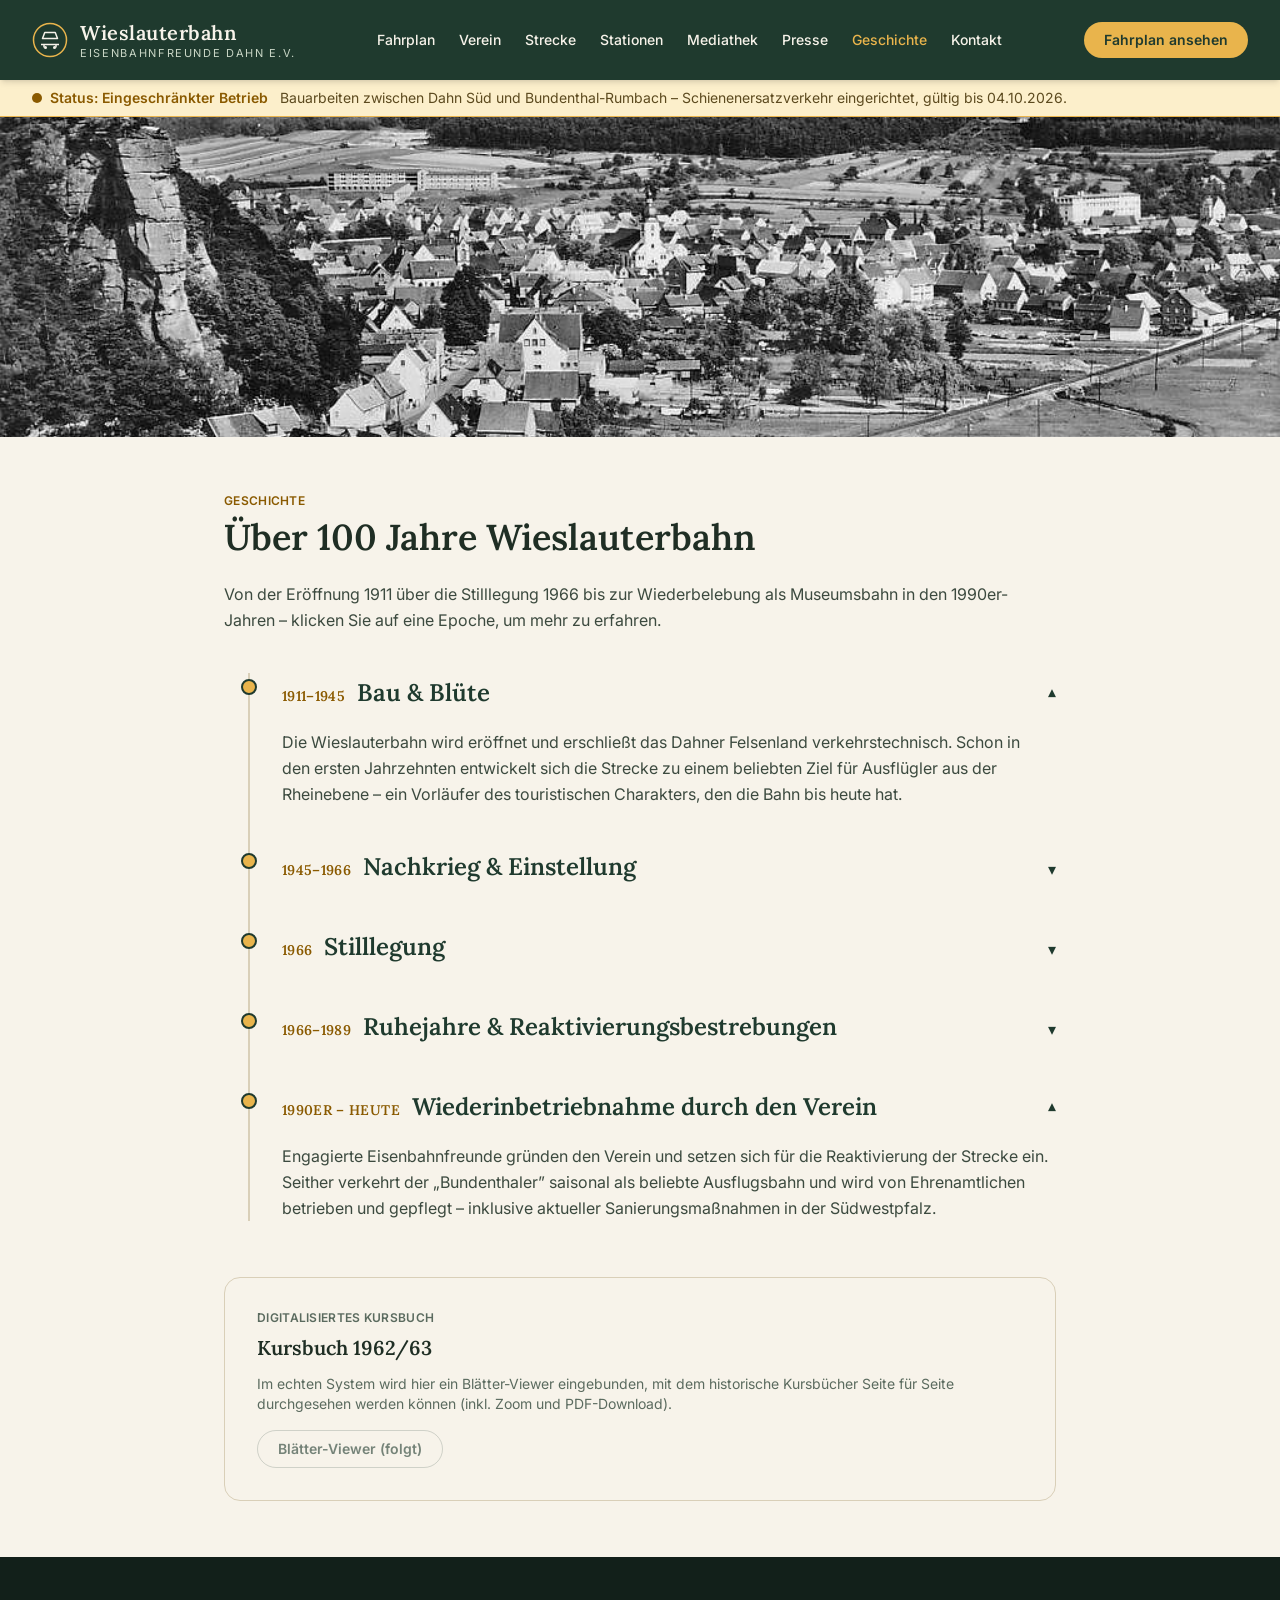
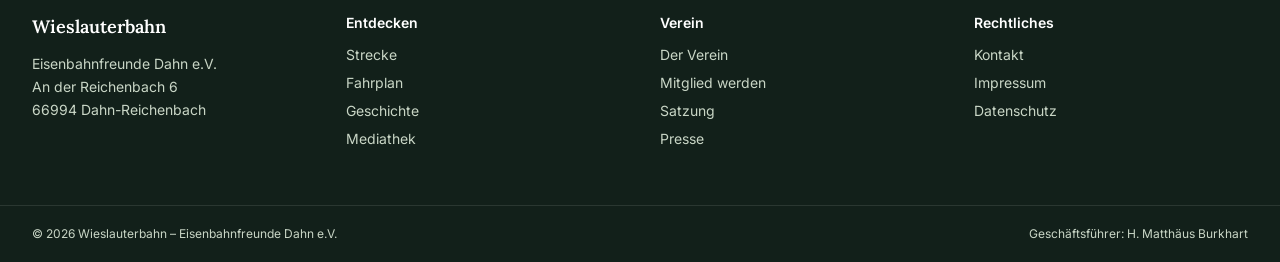
<file: geschichte.html>
<!DOCTYPE html>
<html lang="de">
<head>
<meta charset="UTF-8">
<meta name="viewport" content="width=device-width, initial-scale=1.0">
<meta name="description" content="Über 100 Jahre Wieslauterbahn: von der Eröffnung 1911 über die Stilllegung 1966 bis zur Wiederbelebung durch die Eisenbahnfreunde Dahn e.V.">
<title>Geschichte – Wieslauterbahn</title>
<link rel="icon" type="image/svg+xml" href="data:image/svg+xml,%3Csvg xmlns='http://www.w3.org/2000/svg' viewBox='0 0 48 48'%3E%3Ccircle cx='24' cy='24' r='23' fill='%231F3A2E'/%3E%3Cpath d='M12 30 h24 M16 30 v4 M32 30 v4 M14 22 h20 l-3-8 h-14 z' stroke='%23F7F3EA' stroke-width='2.5' fill='none' stroke-linejoin='round'/%3E%3Ccircle cx='18' cy='34' r='2' fill='%23F7F3EA'/%3E%3Ccircle cx='30' cy='34' r='2' fill='%23F7F3EA'/%3E%3C/svg%3E">
<link rel="stylesheet" href="styles.css">
<link rel="preconnect" href="https://fonts.googleapis.com">
<link href="https://fonts.googleapis.com/css2?family=Lora:ital,wght@0,400;0,600;1,400&family=Inter:wght@400;500;600;700&display=swap" rel="stylesheet">

</head>
<body class="bg-[#F7F3EA] text-[#1F2E24] antialiased">
<a href="#main" class="skip-link fixed -translate-y-full focus:translate-y-0 transition-transform bg-[#1F3A2E] text-white px-4 py-2 z-50 top-0 left-0">Zum Inhalt springen</a>

<header class="sticky top-0 z-40 bg-[#1F3A2E] text-[#F7F3EA] shadow-md">
  <div class="max-w-7xl mx-auto px-4 sm:px-6 lg:px-8">
    <div class="flex items-center justify-between h-20">
      <a href="index.html" class="flex items-center gap-3">
        <svg width="36" height="36" viewBox="0 0 48 48" fill="none" aria-hidden="true">
          <circle cx="24" cy="24" r="22" stroke="#E9B44C" stroke-width="2"/>
          <path d="M12 30 h24 M16 30 v4 M32 30 v4 M14 22 h20 l-3-8 h-14 z" stroke="#F7F3EA" stroke-width="2" fill="none" stroke-linejoin="round"/>
          <circle cx="18" cy="34" r="2" fill="#F7F3EA"/>
          <circle cx="30" cy="34" r="2" fill="#F7F3EA"/>
        </svg>
        <span class="leading-tight">
          <span class="block font-serif-brand text-xl font-semibold tracking-wide">Wieslauterbahn</span>
          <span class="block text-[11px] uppercase tracking-[0.15em] text-[#C9D6C6]">Eisenbahnfreunde Dahn e.V.</span>
        </span>
      </a>

      <nav class="hidden lg:flex items-center gap-6 text-sm font-medium" aria-label="Hauptnavigation">
        <a href="fahrplan.html" class="hover:text-[#E9B44C] transition-colors">Fahrplan</a>
        <a href="verein.html" class="hover:text-[#E9B44C] transition-colors">Verein</a>
        <a href="strecke.html" class="hover:text-[#E9B44C] transition-colors">Strecke</a>
        <a href="stationen.html" class="hover:text-[#E9B44C] transition-colors">Stationen</a>
        <a href="mediathek.html" class="hover:text-[#E9B44C] transition-colors">Mediathek</a>
        <a href="presse.html" class="hover:text-[#E9B44C] transition-colors">Presse</a>
        <a href="geschichte.html" class="text-[#E9B44C]">Geschichte</a>
        <a href="kontakt.html" class="hover:text-[#E9B44C] transition-colors">Kontakt</a>
      </nav>

      <div class="flex items-center gap-3">
        <a href="fahrplan.html" class="hidden sm:inline-flex items-center rounded-full bg-[#E9B44C] text-[#1F3A2E] px-5 py-2 text-sm font-semibold hover:bg-[#f0c46c] transition-colors">Fahrplan ansehen</a>
        <button id="menuBtn" class="lg:hidden p-2 rounded-md hover:bg-white/10" aria-label="Menü öffnen" aria-expanded="false">
          <svg width="24" height="24" viewBox="0 0 24 24" fill="none" stroke="currentColor" stroke-width="2"><path d="M4 6h16M4 12h16M4 18h16" stroke-linecap="round"/></svg>
        </button>
      </div>
    </div>
  </div>
  <nav id="mobileMenu" class="hidden lg:hidden bg-[#17291F] px-4 pb-4 text-sm" aria-label="Mobile Navigation">
    <a href="fahrplan.html" class="block py-2 border-b border-white/10 ">Fahrplan</a>
    <a href="verein.html" class="block py-2 border-b border-white/10 ">Verein</a>
    <a href="strecke.html" class="block py-2 border-b border-white/10 ">Strecke</a>
    <a href="stationen.html" class="block py-2 border-b border-white/10 ">Stationen</a>
    <a href="mediathek.html" class="block py-2 border-b border-white/10 ">Mediathek</a>
    <a href="presse.html" class="block py-2 border-b border-white/10 ">Presse</a>
    <a href="geschichte.html" class="block py-2 border-b border-white/10 text-[#E9B44C] font-semibold">Geschichte</a>
    <a href="kontakt.html" class="block py-2 border-b border-white/10 ">Kontakt</a>
  </nav>
</header>

<div id="statusBanner" class="bg-[#FCEFCB] border-b border-[#E9B44C]/50" role="status">
  <div class="max-w-7xl mx-auto px-4 sm:px-6 lg:px-8 py-2 flex flex-wrap items-center gap-3 text-sm">
    <span class="inline-flex items-center gap-2 font-semibold text-[#8A5A00]" id="statusKurzSpan">
      <svg width="10" height="10" viewBox="0 0 10 10" aria-hidden="true"><circle cx="5" cy="5" r="5" id="statusDot" fill="#E9A400"/></svg>
      <span id="statusKurztext">Status: Eingeschränkter Betrieb</span>
    </span>
    <span class="text-[#5c4a1f]" id="statusLangtext">Bauarbeiten zwischen Dahn Süd und Bundenthal-Rumbach – Schienenersatzverkehr eingerichtet, gültig bis 04.10.2026.</span>
  </div>
</div>
<script src="assets/status-daten.js"></script>
<script src="assets/status-render.js"></script>

<main id="main">

  <section class="relative">
    <div class="h-64 sm:h-80">
      <img src="assets/geschichte.jpg" alt="Historischer Wieslauterbahn-Triebwagen vor den Felsen des Dahner Felsenlands" class="w-full h-full object-cover">
    </div>
  </section>
  <section class="max-w-4xl mx-auto px-4 sm:px-6 lg:px-8 py-14">
    <p class="text-xs font-semibold uppercase tracking-wide text-[#8A5A00] mb-2">Geschichte</p>
    <h1 class="font-serif-brand text-3xl sm:text-4xl font-semibold mb-6">Über 100 Jahre Wieslauterbahn</h1>
    <p class="text-[#3c4a3f] leading-relaxed mb-10">
      Von der Eröffnung 1911 über die Stilllegung 1966 bis zur Wiederbelebung als Museumsbahn in den 1990er-Jahren –
      klicken Sie auf eine Epoche, um mehr zu erfahren.
    </p>

    <ol class="relative border-l-2 border-[#D9CFB8] ml-3 sm:ml-6">
      
        <li class="relative pl-8 pb-10 last:pb-0">
          <span class="absolute -left-[9px] top-1.5 h-4 w-4 rounded-full border-2 border-[#1F3A2E] bg-[#E9B44C]" aria-hidden="true"></span>
          <details open class="group">
            <summary class="cursor-pointer list-none flex flex-wrap items-baseline gap-x-3 gap-y-1 py-1">
              <span class="font-serif-brand text-sm font-semibold uppercase tracking-wide text-[#8A5A00]">1911–1945</span>
              <span class="font-serif-brand text-xl sm:text-2xl font-semibold text-[#1F3A2E]">Bau & Blüte</span>
              <span class="ml-auto text-[#1F3A2E] transition-transform group-open:rotate-180" aria-hidden="true">▾</span>
            </summary>
            <p class="mt-4 text-[#3c4a3f] leading-relaxed max-w-3xl">Die Wieslauterbahn wird eröffnet und erschließt das Dahner Felsenland verkehrstechnisch. Schon in den ersten Jahrzehnten entwickelt sich die Strecke zu einem beliebten Ziel für Ausflügler aus der Rheinebene – ein Vorläufer des touristischen Charakters, den die Bahn bis heute hat.</p>
          </details>
        </li>
        <li class="relative pl-8 pb-10 last:pb-0">
          <span class="absolute -left-[9px] top-1.5 h-4 w-4 rounded-full border-2 border-[#1F3A2E] bg-[#E9B44C]" aria-hidden="true"></span>
          <details class="group">
            <summary class="cursor-pointer list-none flex flex-wrap items-baseline gap-x-3 gap-y-1 py-1">
              <span class="font-serif-brand text-sm font-semibold uppercase tracking-wide text-[#8A5A00]">1945–1966</span>
              <span class="font-serif-brand text-xl sm:text-2xl font-semibold text-[#1F3A2E]">Nachkrieg & Einstellung</span>
              <span class="ml-auto text-[#1F3A2E] transition-transform group-open:rotate-180" aria-hidden="true">▾</span>
            </summary>
            <p class="mt-4 text-[#3c4a3f] leading-relaxed max-w-3xl">Nach Kriegsschäden wird der Betrieb wiederaufgenommen, doch der Rückgang des Schienenpersonenverkehrs zugunsten des Autos setzt sich fort. 1966 wird der reguläre Personenverkehr eingestellt.</p>
          </details>
        </li>
        <li class="relative pl-8 pb-10 last:pb-0">
          <span class="absolute -left-[9px] top-1.5 h-4 w-4 rounded-full border-2 border-[#1F3A2E] bg-[#E9B44C]" aria-hidden="true"></span>
          <details class="group">
            <summary class="cursor-pointer list-none flex flex-wrap items-baseline gap-x-3 gap-y-1 py-1">
              <span class="font-serif-brand text-sm font-semibold uppercase tracking-wide text-[#8A5A00]">1966</span>
              <span class="font-serif-brand text-xl sm:text-2xl font-semibold text-[#1F3A2E]">Stilllegung</span>
              <span class="ml-auto text-[#1F3A2E] transition-transform group-open:rotate-180" aria-hidden="true">▾</span>
            </summary>
            <p class="mt-4 text-[#3c4a3f] leading-relaxed max-w-3xl">Mit der Stilllegung endet zunächst der planmäßige Personenverkehr. Die Gleisanlagen bleiben jedoch erhalten – die Grundlage für die spätere Wiederbelebung durch ehrenamtliches Engagement.</p>
          </details>
        </li>
        <li class="relative pl-8 pb-10 last:pb-0">
          <span class="absolute -left-[9px] top-1.5 h-4 w-4 rounded-full border-2 border-[#1F3A2E] bg-[#E9B44C]" aria-hidden="true"></span>
          <details class="group">
            <summary class="cursor-pointer list-none flex flex-wrap items-baseline gap-x-3 gap-y-1 py-1">
              <span class="font-serif-brand text-sm font-semibold uppercase tracking-wide text-[#8A5A00]">1966–1989</span>
              <span class="font-serif-brand text-xl sm:text-2xl font-semibold text-[#1F3A2E]">Ruhejahre &amp; Reaktivierungsbestrebungen</span>
              <span class="ml-auto text-[#1F3A2E] transition-transform group-open:rotate-180" aria-hidden="true">▾</span>
            </summary>
            <p class="mt-4 text-[#3c4a3f] leading-relaxed max-w-3xl">Rund 25 Jahre lang verkehren auf der Strecke keine Personenzüge mehr. Die Gleisanlagen liegen weitgehend ungenutzt, einzelne Abschnitte drohen zeitweise dem Rückbau. Gegen Ende der 1980er-Jahre formieren sich erste ehrenamtliche Initiativen, die sich für den Erhalt und die Reaktivierung der Strecke einsetzen – der Grundstein für die spätere Vereinsgründung. <em>(Platzhaltertext – wird vom Verein mit historisch geprüften Details ergänzt.)</em></p>
          </details>
        </li>
        <li class="relative pl-8 pb-10 last:pb-0">
          <span class="absolute -left-[9px] top-1.5 h-4 w-4 rounded-full border-2 border-[#1F3A2E] bg-[#E9B44C]" aria-hidden="true"></span>
          <details open class="group">
            <summary class="cursor-pointer list-none flex flex-wrap items-baseline gap-x-3 gap-y-1 py-1">
              <span class="font-serif-brand text-sm font-semibold uppercase tracking-wide text-[#8A5A00]">1990er – heute</span>
              <span class="font-serif-brand text-xl sm:text-2xl font-semibold text-[#1F3A2E]">Wiederinbetriebnahme durch den Verein</span>
              <span class="ml-auto text-[#1F3A2E] transition-transform group-open:rotate-180" aria-hidden="true">▾</span>
            </summary>
            <p class="mt-4 text-[#3c4a3f] leading-relaxed max-w-3xl">Engagierte Eisenbahnfreunde gründen den Verein und setzen sich für die Reaktivierung der Strecke ein. Seither verkehrt der „Bundenthaler” saisonal als beliebte Ausflugsbahn und wird von Ehrenamtlichen betrieben und gepflegt – inklusive aktueller Sanierungsmaßnahmen in der Südwestpfalz.</p>
          </details>
        </li>
    </ol>

    <div class="mt-14 rounded-2xl border border-[#D9CFB8] p-6 sm:p-8">
      <p class="text-xs font-semibold uppercase tracking-wide text-[#5b6b5f] mb-2">Digitalisiertes Kursbuch</p>
      <h2 class="font-serif-brand text-xl font-semibold mb-3">Kursbuch 1962/63</h2>
      <p class="text-sm text-[#5b6b5f] mb-4">
        Im echten System wird hier ein Blätter-Viewer eingebunden, mit dem historische Kursbücher Seite für
        Seite durchgesehen werden können (inkl. Zoom und PDF-Download).
      </p>
      <span class="inline-flex items-center rounded-full border border-[#1F3A2E]/30 text-[#1F3A2E] px-5 py-2 text-sm font-semibold opacity-60 cursor-not-allowed">
        Blätter-Viewer (folgt)
      </span>
    </div>
  </section>

</main>
<footer class="bg-[#12201A] text-[#C9D6C6]">
  <div class="max-w-7xl mx-auto px-4 sm:px-6 lg:px-8 py-14 grid sm:grid-cols-2 lg:grid-cols-4 gap-10 text-sm">
    <div>
      <p class="font-serif-brand text-lg text-white font-semibold mb-3">Wieslauterbahn</p>
      <p class="leading-relaxed">Eisenbahnfreunde Dahn e.V.<br>An der Reichenbach 6<br>66994 Dahn-Reichenbach</p>
    </div>
    <div>
      <p class="font-semibold text-white mb-3">Entdecken</p>
      <ul class="space-y-2">
        <li><a href="strecke.html" class="hover:text-white">Strecke</a></li>
        <li><a href="fahrplan.html" class="hover:text-white">Fahrplan</a></li>
        <li><a href="geschichte.html" class="hover:text-white">Geschichte</a></li>
        <li><a href="mediathek.html" class="hover:text-white">Mediathek</a></li>
      </ul>
    </div>
    <div>
      <p class="font-semibold text-white mb-3">Verein</p>
      <ul class="space-y-2">
        <li><a href="verein.html" class="hover:text-white">Der Verein</a></li>
        <li><a href="verein.html#mitglied" class="hover:text-white">Mitglied werden</a></li>
        <li><a href="verein.html#satzung" class="hover:text-white">Satzung</a></li>
        <li><a href="presse.html" class="hover:text-white">Presse</a></li>
      </ul>
    </div>
    <div>
      <p class="font-semibold text-white mb-3">Rechtliches</p>
      <ul class="space-y-2">
        <li><a href="kontakt.html" class="hover:text-white">Kontakt</a></li>
        <li><a href="kontakt.html#impressum" class="hover:text-white">Impressum</a></li>
        <li><a href="kontakt.html#datenschutz" class="hover:text-white">Datenschutz</a></li>
      </ul>
    </div>
  </div>
  <div class="border-t border-white/10">
    <div class="max-w-7xl mx-auto px-4 sm:px-6 lg:px-8 py-5 text-xs flex flex-wrap justify-between gap-2">
      <span>© 2026 Wieslauterbahn – Eisenbahnfreunde Dahn e.V.</span>
      <span>Geschäftsführer: H. Matthäus Burkhart</span>
    </div>
  </div>
</footer>

<script>
  var menuBtn = document.getElementById('menuBtn');
  if (menuBtn) {
    menuBtn.addEventListener('click', function () {
      var menu = document.getElementById('mobileMenu');
      var expanded = this.getAttribute('aria-expanded') === 'true';
      this.setAttribute('aria-expanded', String(!expanded));
      menu.classList.toggle('hidden');
    });
  }
</script>

</body>
</html>
</file>
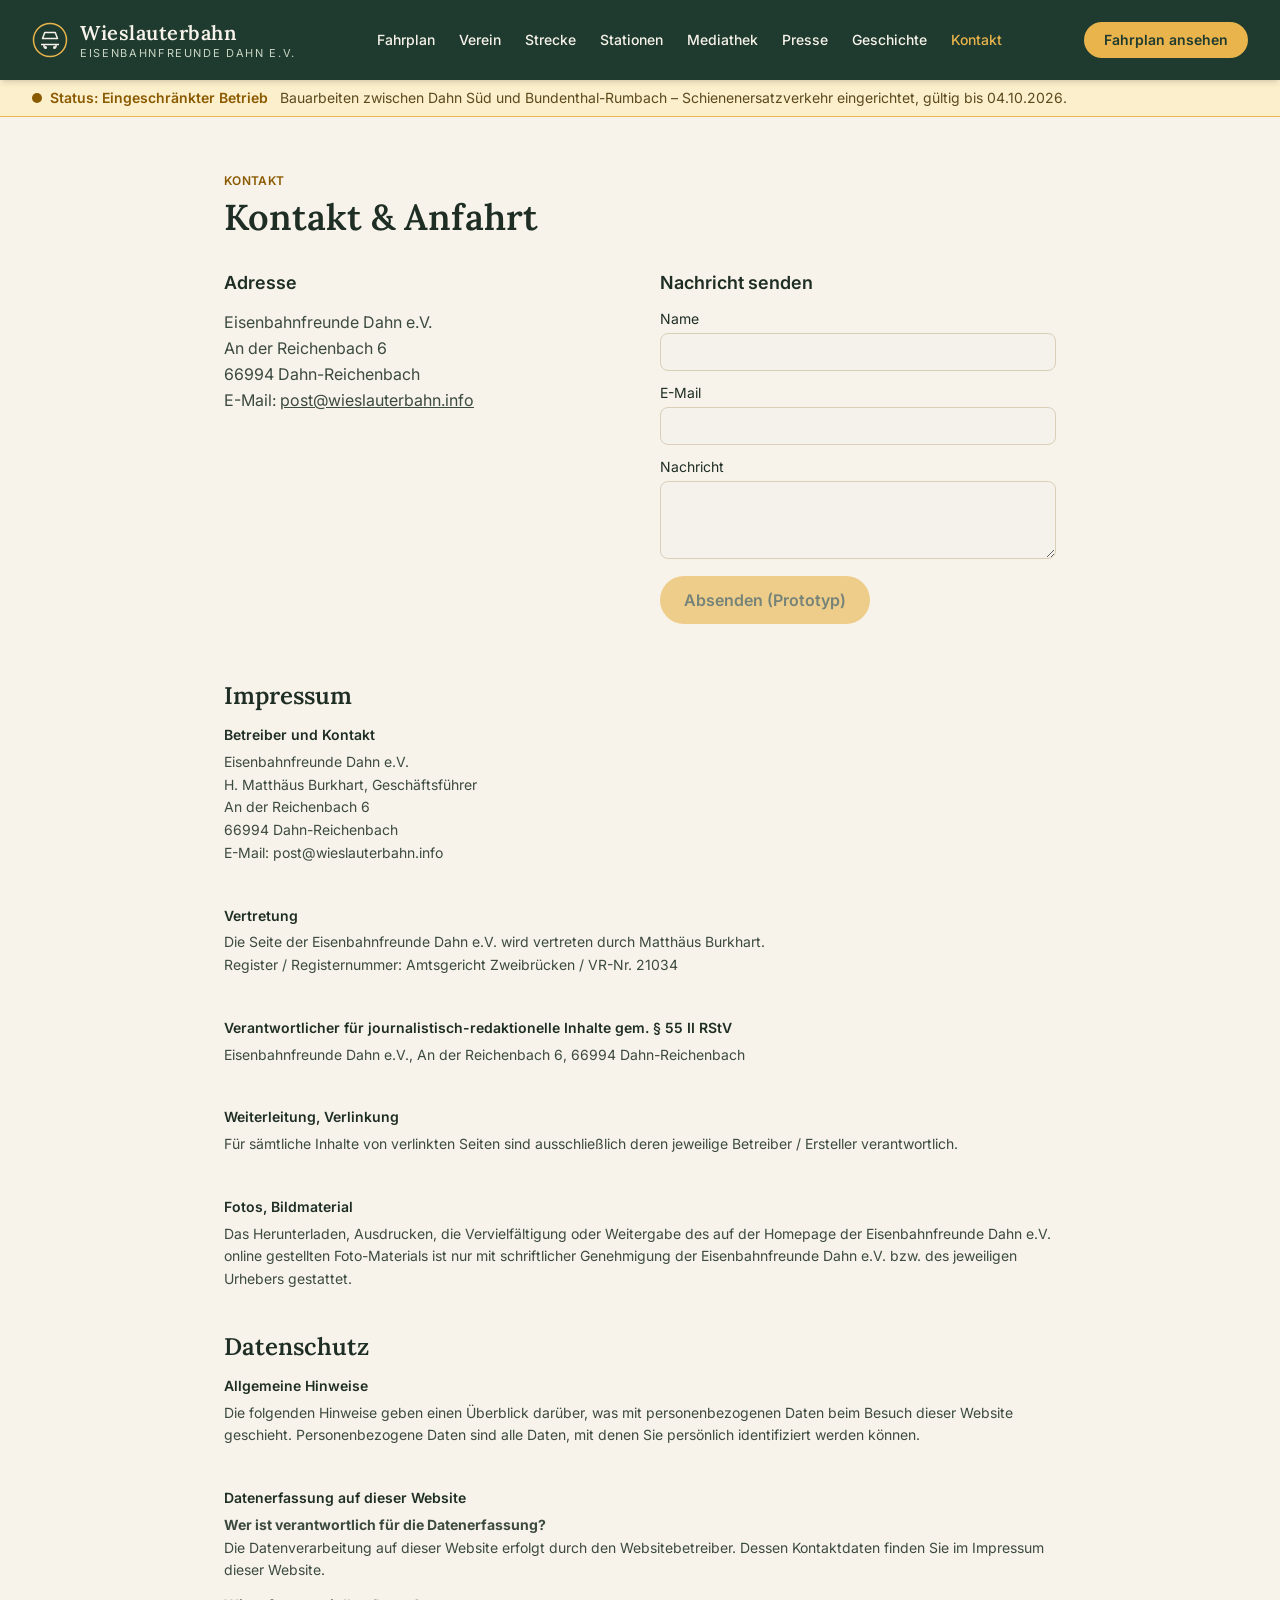
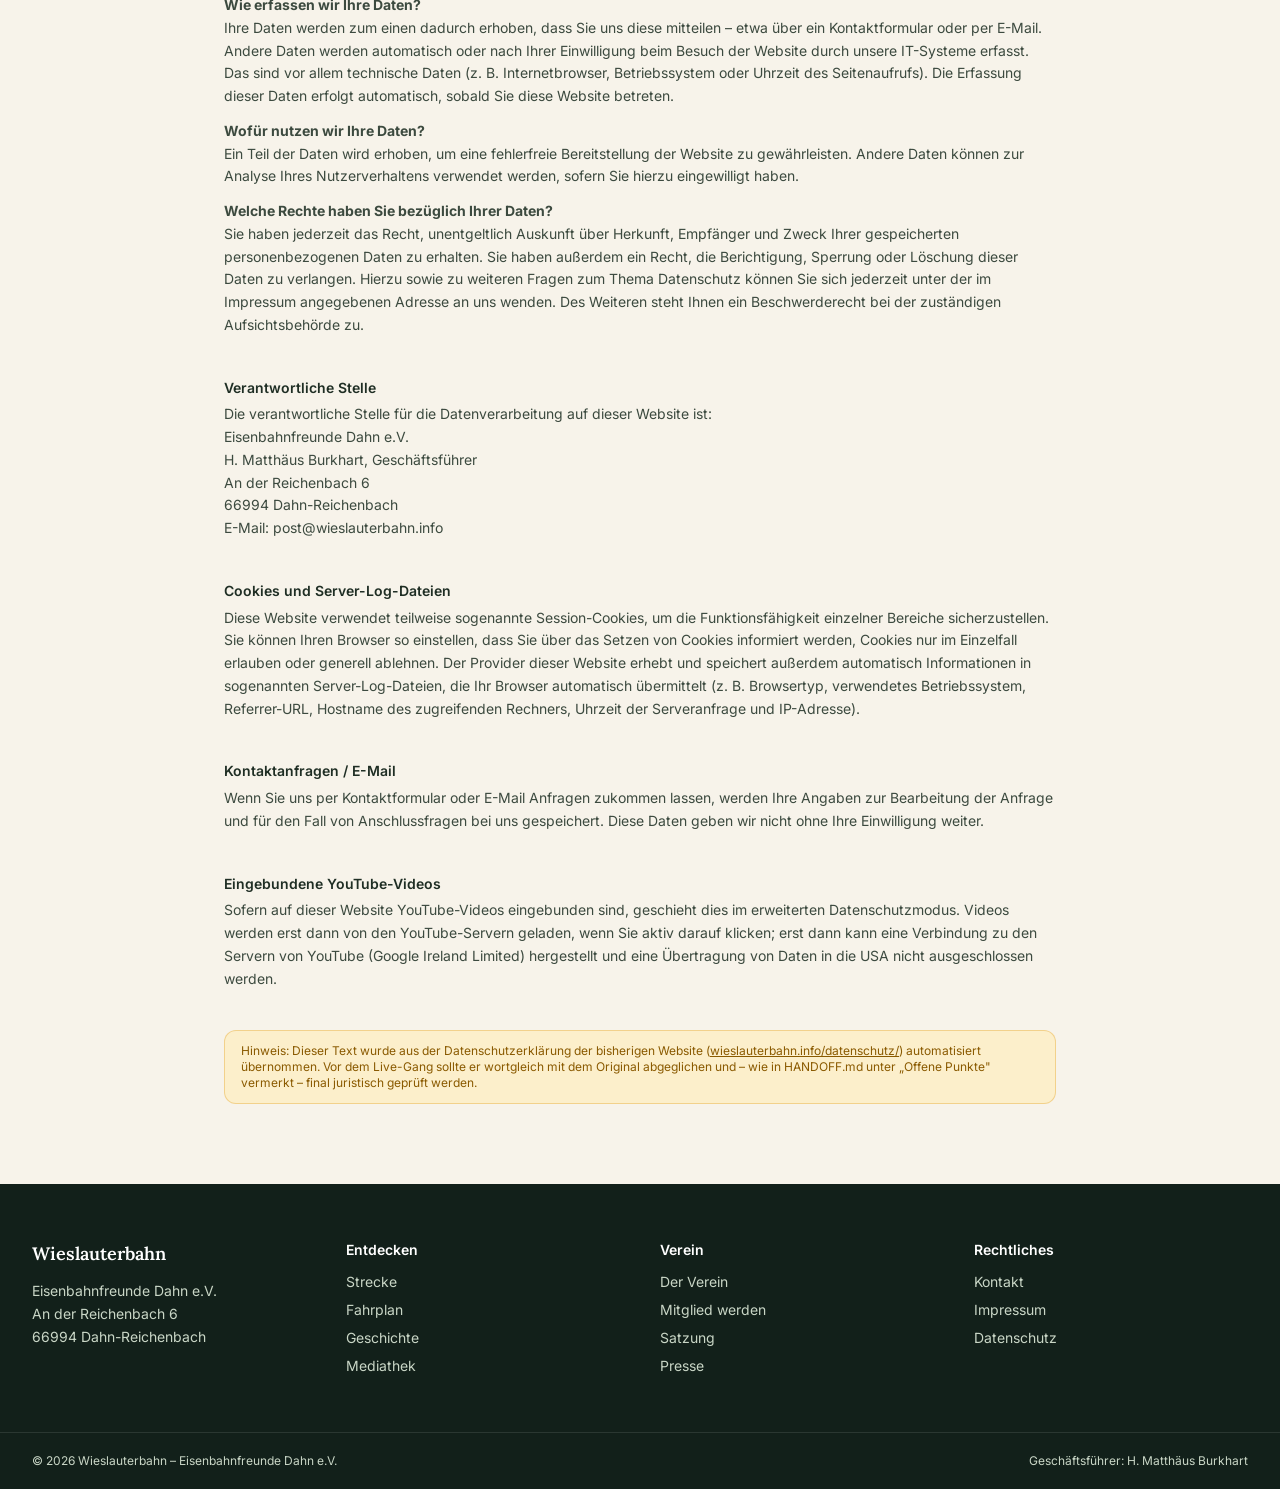
<file: kontakt.html>
<!DOCTYPE html>
<html lang="de">
<head>
<meta charset="UTF-8">
<meta name="viewport" content="width=device-width, initial-scale=1.0">
<meta name="description" content="Kontakt, Anfahrt und Impressum der Eisenbahnfreunde Dahn e.V. – Betreiber der Wieslauterbahn im Dahner Felsenland.">
<title>Kontakt & Impressum – Wieslauterbahn</title>
<link rel="icon" type="image/svg+xml" href="data:image/svg+xml,%3Csvg xmlns='http://www.w3.org/2000/svg' viewBox='0 0 48 48'%3E%3Ccircle cx='24' cy='24' r='23' fill='%231F3A2E'/%3E%3Cpath d='M12 30 h24 M16 30 v4 M32 30 v4 M14 22 h20 l-3-8 h-14 z' stroke='%23F7F3EA' stroke-width='2.5' fill='none' stroke-linejoin='round'/%3E%3Ccircle cx='18' cy='34' r='2' fill='%23F7F3EA'/%3E%3Ccircle cx='30' cy='34' r='2' fill='%23F7F3EA'/%3E%3C/svg%3E">
<link rel="stylesheet" href="styles.css">
<link rel="preconnect" href="https://fonts.googleapis.com">
<link href="https://fonts.googleapis.com/css2?family=Lora:ital,wght@0,400;0,600;1,400&family=Inter:wght@400;500;600;700&display=swap" rel="stylesheet">

</head>
<body class="bg-[#F7F3EA] text-[#1F2E24] antialiased">
<a href="#main" class="skip-link fixed -translate-y-full focus:translate-y-0 transition-transform bg-[#1F3A2E] text-white px-4 py-2 z-50 top-0 left-0">Zum Inhalt springen</a>

<header class="sticky top-0 z-40 bg-[#1F3A2E] text-[#F7F3EA] shadow-md">
  <div class="max-w-7xl mx-auto px-4 sm:px-6 lg:px-8">
    <div class="flex items-center justify-between h-20">
      <a href="index.html" class="flex items-center gap-3">
        <svg width="36" height="36" viewBox="0 0 48 48" fill="none" aria-hidden="true">
          <circle cx="24" cy="24" r="22" stroke="#E9B44C" stroke-width="2"/>
          <path d="M12 30 h24 M16 30 v4 M32 30 v4 M14 22 h20 l-3-8 h-14 z" stroke="#F7F3EA" stroke-width="2" fill="none" stroke-linejoin="round"/>
          <circle cx="18" cy="34" r="2" fill="#F7F3EA"/>
          <circle cx="30" cy="34" r="2" fill="#F7F3EA"/>
        </svg>
        <span class="leading-tight">
          <span class="block font-serif-brand text-xl font-semibold tracking-wide">Wieslauterbahn</span>
          <span class="block text-[11px] uppercase tracking-[0.15em] text-[#C9D6C6]">Eisenbahnfreunde Dahn e.V.</span>
        </span>
      </a>

      <nav class="hidden lg:flex items-center gap-6 text-sm font-medium" aria-label="Hauptnavigation">
        <a href="fahrplan.html" class="hover:text-[#E9B44C] transition-colors">Fahrplan</a>
        <a href="verein.html" class="hover:text-[#E9B44C] transition-colors">Verein</a>
        <a href="strecke.html" class="hover:text-[#E9B44C] transition-colors">Strecke</a>
        <a href="stationen.html" class="hover:text-[#E9B44C] transition-colors">Stationen</a>
        <a href="mediathek.html" class="hover:text-[#E9B44C] transition-colors">Mediathek</a>
        <a href="presse.html" class="hover:text-[#E9B44C] transition-colors">Presse</a>
        <a href="geschichte.html" class="hover:text-[#E9B44C] transition-colors">Geschichte</a>
        <a href="kontakt.html" class="text-[#E9B44C]">Kontakt</a>
      </nav>

      <div class="flex items-center gap-3">
        <a href="fahrplan.html" class="hidden sm:inline-flex items-center rounded-full bg-[#E9B44C] text-[#1F3A2E] px-5 py-2 text-sm font-semibold hover:bg-[#f0c46c] transition-colors">Fahrplan ansehen</a>
        <button id="menuBtn" class="lg:hidden p-2 rounded-md hover:bg-white/10" aria-label="Menü öffnen" aria-expanded="false">
          <svg width="24" height="24" viewBox="0 0 24 24" fill="none" stroke="currentColor" stroke-width="2"><path d="M4 6h16M4 12h16M4 18h16" stroke-linecap="round"/></svg>
        </button>
      </div>
    </div>
  </div>
  <nav id="mobileMenu" class="hidden lg:hidden bg-[#17291F] px-4 pb-4 text-sm" aria-label="Mobile Navigation">
    <a href="fahrplan.html" class="block py-2 border-b border-white/10 ">Fahrplan</a>
    <a href="verein.html" class="block py-2 border-b border-white/10 ">Verein</a>
    <a href="strecke.html" class="block py-2 border-b border-white/10 ">Strecke</a>
    <a href="stationen.html" class="block py-2 border-b border-white/10 ">Stationen</a>
    <a href="mediathek.html" class="block py-2 border-b border-white/10 ">Mediathek</a>
    <a href="presse.html" class="block py-2 border-b border-white/10 ">Presse</a>
    <a href="geschichte.html" class="block py-2 border-b border-white/10 ">Geschichte</a>
    <a href="kontakt.html" class="block py-2 border-b border-white/10 text-[#E9B44C] font-semibold">Kontakt</a>
  </nav>
</header>

<div id="statusBanner" class="bg-[#FCEFCB] border-b border-[#E9B44C]/50" role="status">
  <div class="max-w-7xl mx-auto px-4 sm:px-6 lg:px-8 py-2 flex flex-wrap items-center gap-3 text-sm">
    <span class="inline-flex items-center gap-2 font-semibold text-[#8A5A00]" id="statusKurzSpan">
      <svg width="10" height="10" viewBox="0 0 10 10" aria-hidden="true"><circle cx="5" cy="5" r="5" id="statusDot" fill="#E9A400"/></svg>
      <span id="statusKurztext">Status: Eingeschränkter Betrieb</span>
    </span>
    <span class="text-[#5c4a1f]" id="statusLangtext">Bauarbeiten zwischen Dahn Süd und Bundenthal-Rumbach – Schienenersatzverkehr eingerichtet, gültig bis 04.10.2026.</span>
  </div>
</div>
<script src="assets/status-daten.js"></script>
<script src="assets/status-render.js"></script>

<main id="main">

  <section class="max-w-4xl mx-auto px-4 sm:px-6 lg:px-8 py-14">
    <p class="text-xs font-semibold uppercase tracking-wide text-[#8A5A00] mb-2">Kontakt</p>
    <h1 class="font-serif-brand text-3xl sm:text-4xl font-semibold mb-8">Kontakt &amp; Anfahrt</h1>

    <div class="grid sm:grid-cols-2 gap-10 mb-14">
      <div>
        <h2 class="font-semibold text-lg mb-3">Adresse</h2>
        <p class="text-[#3c4a3f] leading-relaxed">
          Eisenbahnfreunde Dahn e.V.<br>
          An der Reichenbach 6<br>
          66994 Dahn-Reichenbach<br>
          E-Mail: <a href="mailto:post@wieslauterbahn.info" class="underline">post@wieslauterbahn.info</a>
        </p>
      </div>
      <form class="space-y-3">
        <h2 class="font-semibold text-lg mb-1">Nachricht senden</h2>
        <label class="block text-sm">
          Name
          <input type="text" class="mt-1 w-full rounded-lg border border-[#D9CFB8] px-3 py-2" disabled>
        </label>
        <label class="block text-sm">
          E-Mail
          <input type="email" class="mt-1 w-full rounded-lg border border-[#D9CFB8] px-3 py-2" disabled>
        </label>
        <label class="block text-sm">
          Nachricht
          <textarea rows="3" class="mt-1 w-full rounded-lg border border-[#D9CFB8] px-3 py-2" disabled></textarea>
        </label>
        <span class="inline-flex items-center rounded-full bg-[#E9B44C] text-[#1F3A2E] px-6 py-3 font-semibold opacity-60 cursor-not-allowed">Absenden (Prototyp)</span>
      </form>
    </div>

    <h2 id="impressum" class="font-serif-brand text-2xl font-semibold mb-3 scroll-mt-24">Impressum</h2>
    <div class="text-sm text-[#3c4a3f] leading-relaxed mb-10" style="display:flex;flex-direction:column;gap:2.5rem">
      <div>
        <h3 class="font-semibold text-[#1F2E24] mb-1">Betreiber und Kontakt</h3>
        <p>
          Eisenbahnfreunde Dahn e.V.<br>
          H. Matthäus Burkhart, Geschäftsführer<br>
          An der Reichenbach 6<br>
          66994 Dahn-Reichenbach<br>
          E-Mail: post@wieslauterbahn.info
        </p>
      </div>
      <div>
        <h3 class="font-semibold text-[#1F2E24] mb-1">Vertretung</h3>
        <p>
          Die Seite der Eisenbahnfreunde Dahn e.V. wird vertreten durch Matthäus Burkhart.<br>
          Register / Registernummer: Amtsgericht Zweibrücken / VR-Nr. 21034
        </p>
      </div>
      <div>
        <h3 class="font-semibold text-[#1F2E24] mb-1">Verantwortlicher für journalistisch-redaktionelle Inhalte gem. § 55 II RStV</h3>
        <p>Eisenbahnfreunde Dahn e.V., An der Reichenbach 6, 66994 Dahn-Reichenbach</p>
      </div>
      <div>
        <h3 class="font-semibold text-[#1F2E24] mb-1">Weiterleitung, Verlinkung</h3>
        <p>Für sämtliche Inhalte von verlinkten Seiten sind ausschließlich deren jeweilige Betreiber / Ersteller verantwortlich.</p>
      </div>
      <div>
        <h3 class="font-semibold text-[#1F2E24] mb-1">Fotos, Bildmaterial</h3>
        <p>
          Das Herunterladen, Ausdrucken, die Vervielfältigung oder Weitergabe des auf der Homepage der
          Eisenbahnfreunde Dahn e.V. online gestellten Foto-Materials ist nur mit schriftlicher Genehmigung
          der Eisenbahnfreunde Dahn e.V. bzw. des jeweiligen Urhebers gestattet.
        </p>
      </div>
    </div>

    <h2 id="datenschutz" class="font-serif-brand text-2xl font-semibold mb-3 scroll-mt-24">Datenschutz</h2>
    <div class="text-sm text-[#3c4a3f] leading-relaxed mb-6" style="display:flex;flex-direction:column;gap:2.5rem">
      <div>
        <h3 class="font-semibold text-[#1F2E24] mb-1">Allgemeine Hinweise</h3>
        <p>
          Die folgenden Hinweise geben einen Überblick darüber, was mit personenbezogenen Daten beim Besuch
          dieser Website geschieht. Personenbezogene Daten sind alle Daten, mit denen Sie persönlich identifiziert
          werden können.
        </p>
      </div>
      <div>
        <h3 class="font-semibold text-[#1F2E24] mb-1">Datenerfassung auf dieser Website</h3>
        <p class="mb-3"><strong>Wer ist verantwortlich für die Datenerfassung?</strong><br>
          Die Datenverarbeitung auf dieser Website erfolgt durch den Websitebetreiber. Dessen Kontaktdaten
          finden Sie im Impressum dieser Website.
        </p>
        <p class="mb-3"><strong>Wie erfassen wir Ihre Daten?</strong><br>
          Ihre Daten werden zum einen dadurch erhoben, dass Sie uns diese mitteilen – etwa über ein Kontaktformular
          oder per E-Mail. Andere Daten werden automatisch oder nach Ihrer Einwilligung beim Besuch der Website
          durch unsere IT-Systeme erfasst. Das sind vor allem technische Daten (z. B. Internetbrowser, Betriebssystem
          oder Uhrzeit des Seitenaufrufs). Die Erfassung dieser Daten erfolgt automatisch, sobald Sie diese Website
          betreten.
        </p>
        <p class="mb-3"><strong>Wofür nutzen wir Ihre Daten?</strong><br>
          Ein Teil der Daten wird erhoben, um eine fehlerfreie Bereitstellung der Website zu gewährleisten. Andere
          Daten können zur Analyse Ihres Nutzerverhaltens verwendet werden, sofern Sie hierzu eingewilligt haben.
        </p>
        <p><strong>Welche Rechte haben Sie bezüglich Ihrer Daten?</strong><br>
          Sie haben jederzeit das Recht, unentgeltlich Auskunft über Herkunft, Empfänger und Zweck Ihrer
          gespeicherten personenbezogenen Daten zu erhalten. Sie haben außerdem ein Recht, die Berichtigung,
          Sperrung oder Löschung dieser Daten zu verlangen. Hierzu sowie zu weiteren Fragen zum Thema
          Datenschutz können Sie sich jederzeit unter der im Impressum angegebenen Adresse an uns wenden.
          Des Weiteren steht Ihnen ein Beschwerderecht bei der zuständigen Aufsichtsbehörde zu.
        </p>
      </div>
      <div>
        <h3 class="font-semibold text-[#1F2E24] mb-1">Verantwortliche Stelle</h3>
        <p>
          Die verantwortliche Stelle für die Datenverarbeitung auf dieser Website ist:<br>
          Eisenbahnfreunde Dahn e.V.<br>
          H. Matthäus Burkhart, Geschäftsführer<br>
          An der Reichenbach 6<br>
          66994 Dahn-Reichenbach<br>
          E-Mail: post@wieslauterbahn.info
        </p>
      </div>
      <div>
        <h3 class="font-semibold text-[#1F2E24] mb-1">Cookies und Server-Log-Dateien</h3>
        <p>
          Diese Website verwendet teilweise sogenannte Session-Cookies, um die Funktionsfähigkeit einzelner
          Bereiche sicherzustellen. Sie können Ihren Browser so einstellen, dass Sie über das Setzen von Cookies
          informiert werden, Cookies nur im Einzelfall erlauben oder generell ablehnen. Der Provider dieser Website
          erhebt und speichert außerdem automatisch Informationen in sogenannten Server-Log-Dateien, die Ihr
          Browser automatisch übermittelt (z. B. Browsertyp, verwendetes Betriebssystem, Referrer-URL, Hostname
          des zugreifenden Rechners, Uhrzeit der Serveranfrage und IP-Adresse).
        </p>
      </div>
      <div>
        <h3 class="font-semibold text-[#1F2E24] mb-1">Kontaktanfragen / E-Mail</h3>
        <p>
          Wenn Sie uns per Kontaktformular oder E-Mail Anfragen zukommen lassen, werden Ihre Angaben zur
          Bearbeitung der Anfrage und für den Fall von Anschlussfragen bei uns gespeichert. Diese Daten geben wir
          nicht ohne Ihre Einwilligung weiter.
        </p>
      </div>
      <div>
        <h3 class="font-semibold text-[#1F2E24] mb-1">Eingebundene YouTube-Videos</h3>
        <p>
          Sofern auf dieser Website YouTube-Videos eingebunden sind, geschieht dies im erweiterten
          Datenschutzmodus. Videos werden erst dann von den YouTube-Servern geladen, wenn Sie aktiv darauf
          klicken; erst dann kann eine Verbindung zu den Servern von YouTube (Google Ireland Limited) hergestellt
          und eine Übertragung von Daten in die USA nicht ausgeschlossen werden.
        </p>
      </div>
      <p class="text-xs text-[#8A5A00] bg-[#FCEFCB] border border-[#E9B44C]/50 rounded-xl px-4 py-3">
        Hinweis: Dieser Text wurde aus der Datenschutzerklärung der bisherigen Website
        (<a href="https://wieslauterbahn.info/datenschutz/" target="_blank" rel="noopener" class="underline">wieslauterbahn.info/datenschutz/</a>)
        automatisiert übernommen. Vor dem Live-Gang sollte er wortgleich mit dem Original abgeglichen und –
        wie in HANDOFF.md unter „Offene Punkte" vermerkt – final juristisch geprüft werden.
      </p>
    </div>
  </section>

</main>
<footer class="bg-[#12201A] text-[#C9D6C6]">
  <div class="max-w-7xl mx-auto px-4 sm:px-6 lg:px-8 py-14 grid sm:grid-cols-2 lg:grid-cols-4 gap-10 text-sm">
    <div>
      <p class="font-serif-brand text-lg text-white font-semibold mb-3">Wieslauterbahn</p>
      <p class="leading-relaxed">Eisenbahnfreunde Dahn e.V.<br>An der Reichenbach 6<br>66994 Dahn-Reichenbach</p>
    </div>
    <div>
      <p class="font-semibold text-white mb-3">Entdecken</p>
      <ul class="space-y-2">
        <li><a href="strecke.html" class="hover:text-white">Strecke</a></li>
        <li><a href="fahrplan.html" class="hover:text-white">Fahrplan</a></li>
        <li><a href="geschichte.html" class="hover:text-white">Geschichte</a></li>
        <li><a href="mediathek.html" class="hover:text-white">Mediathek</a></li>
      </ul>
    </div>
    <div>
      <p class="font-semibold text-white mb-3">Verein</p>
      <ul class="space-y-2">
        <li><a href="verein.html" class="hover:text-white">Der Verein</a></li>
        <li><a href="verein.html#mitglied" class="hover:text-white">Mitglied werden</a></li>
        <li><a href="verein.html#satzung" class="hover:text-white">Satzung</a></li>
        <li><a href="presse.html" class="hover:text-white">Presse</a></li>
      </ul>
    </div>
    <div>
      <p class="font-semibold text-white mb-3">Rechtliches</p>
      <ul class="space-y-2">
        <li><a href="kontakt.html" class="hover:text-white">Kontakt</a></li>
        <li><a href="kontakt.html#impressum" class="hover:text-white">Impressum</a></li>
        <li><a href="kontakt.html#datenschutz" class="hover:text-white">Datenschutz</a></li>
      </ul>
    </div>
  </div>
  <div class="border-t border-white/10">
    <div class="max-w-7xl mx-auto px-4 sm:px-6 lg:px-8 py-5 text-xs flex flex-wrap justify-between gap-2">
      <span>© 2026 Wieslauterbahn – Eisenbahnfreunde Dahn e.V.</span>
      <span>Geschäftsführer: H. Matthäus Burkhart</span>
    </div>
  </div>
</footer>

<script>
  var menuBtn = document.getElementById('menuBtn');
  if (menuBtn) {
    menuBtn.addEventListener('click', function () {
      var menu = document.getElementById('mobileMenu');
      var expanded = this.getAttribute('aria-expanded') === 'true';
      this.setAttribute('aria-expanded', String(!expanded));
      menu.classList.toggle('hidden');
    });
  }
</script>

</body>
</html>
</file>
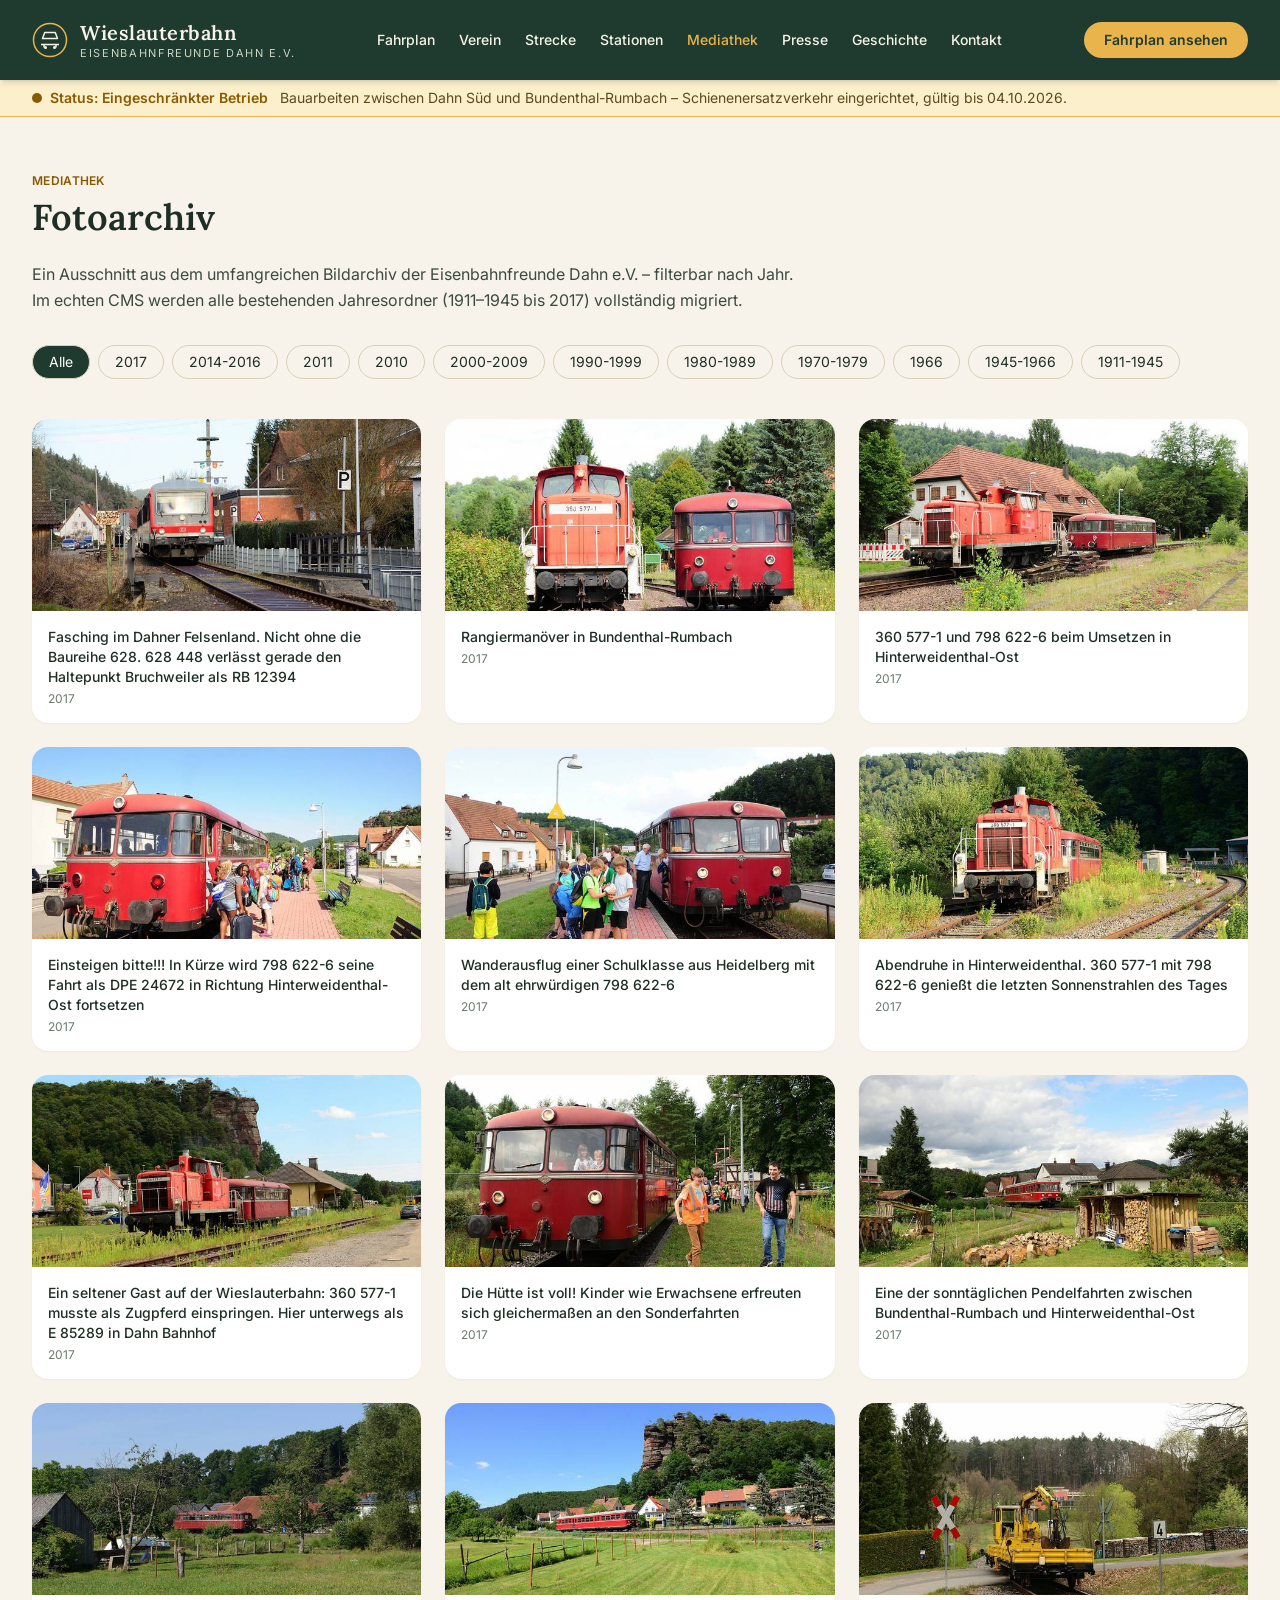
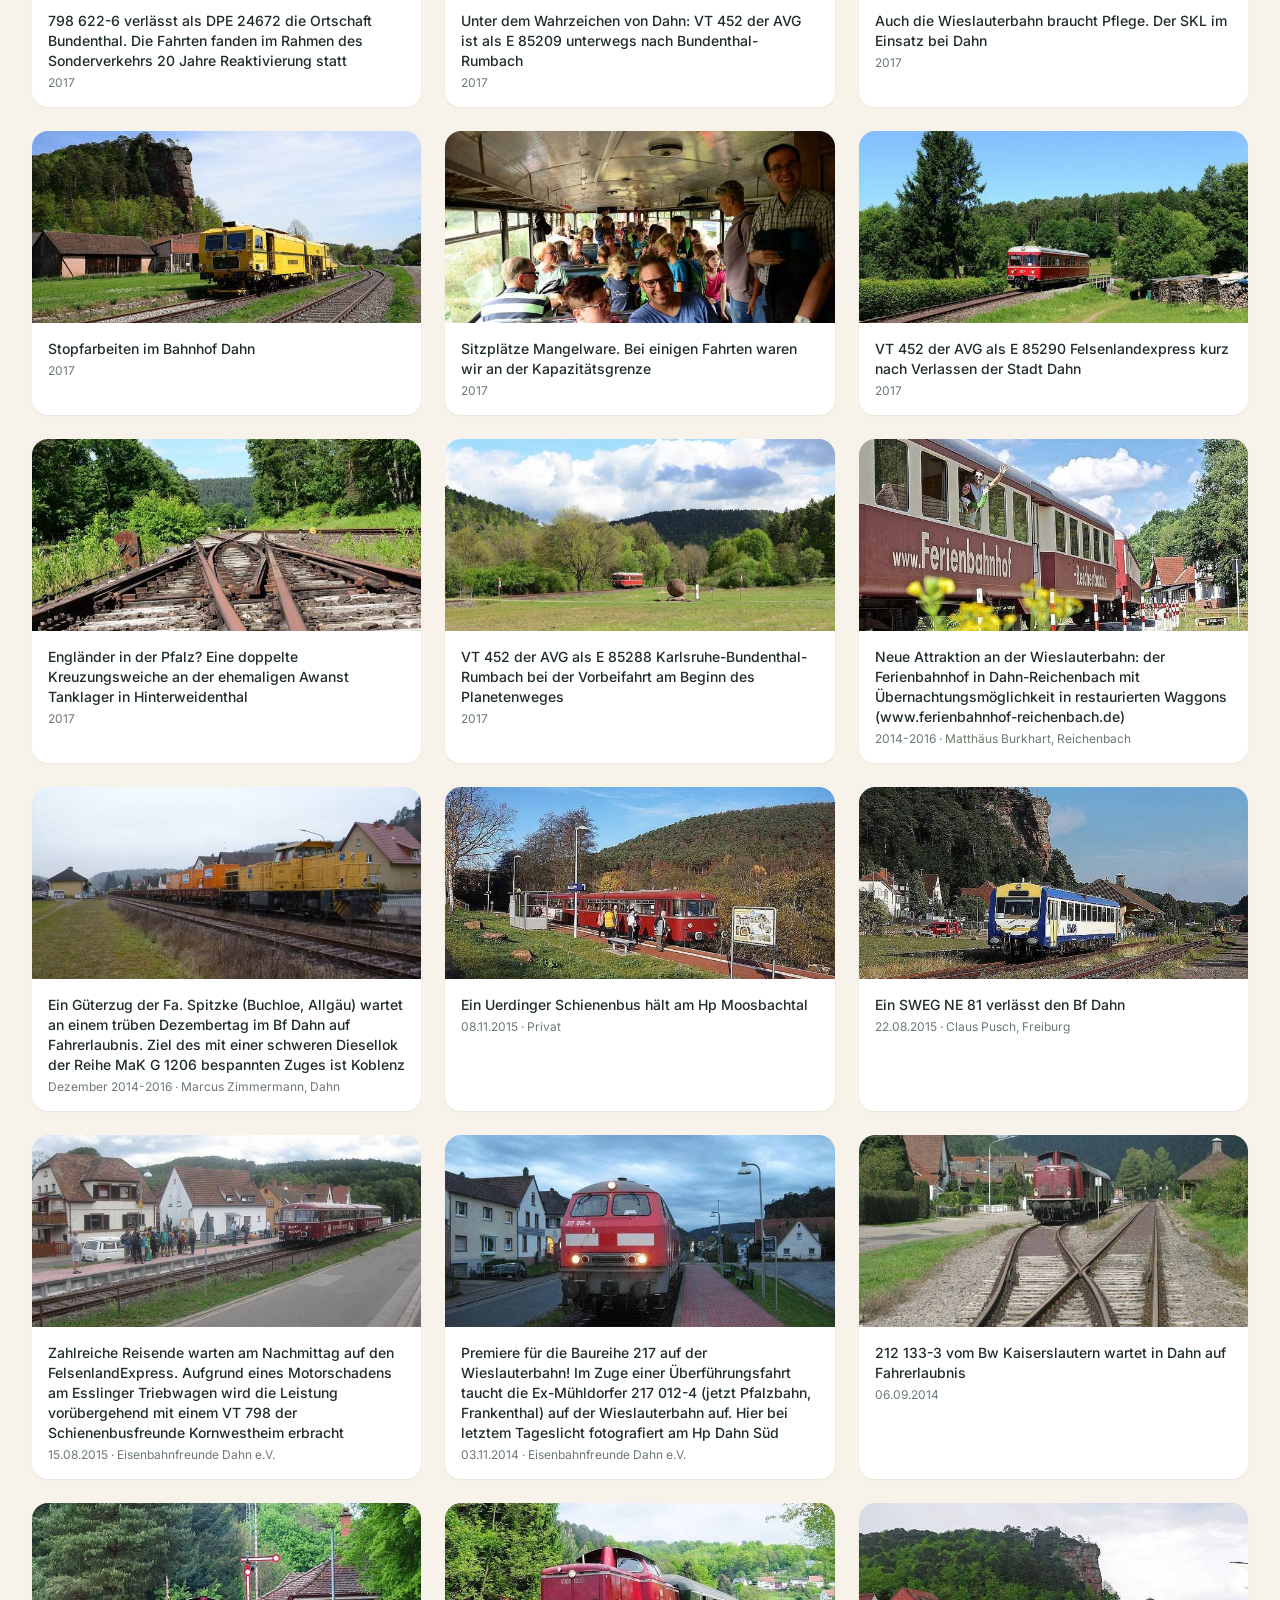
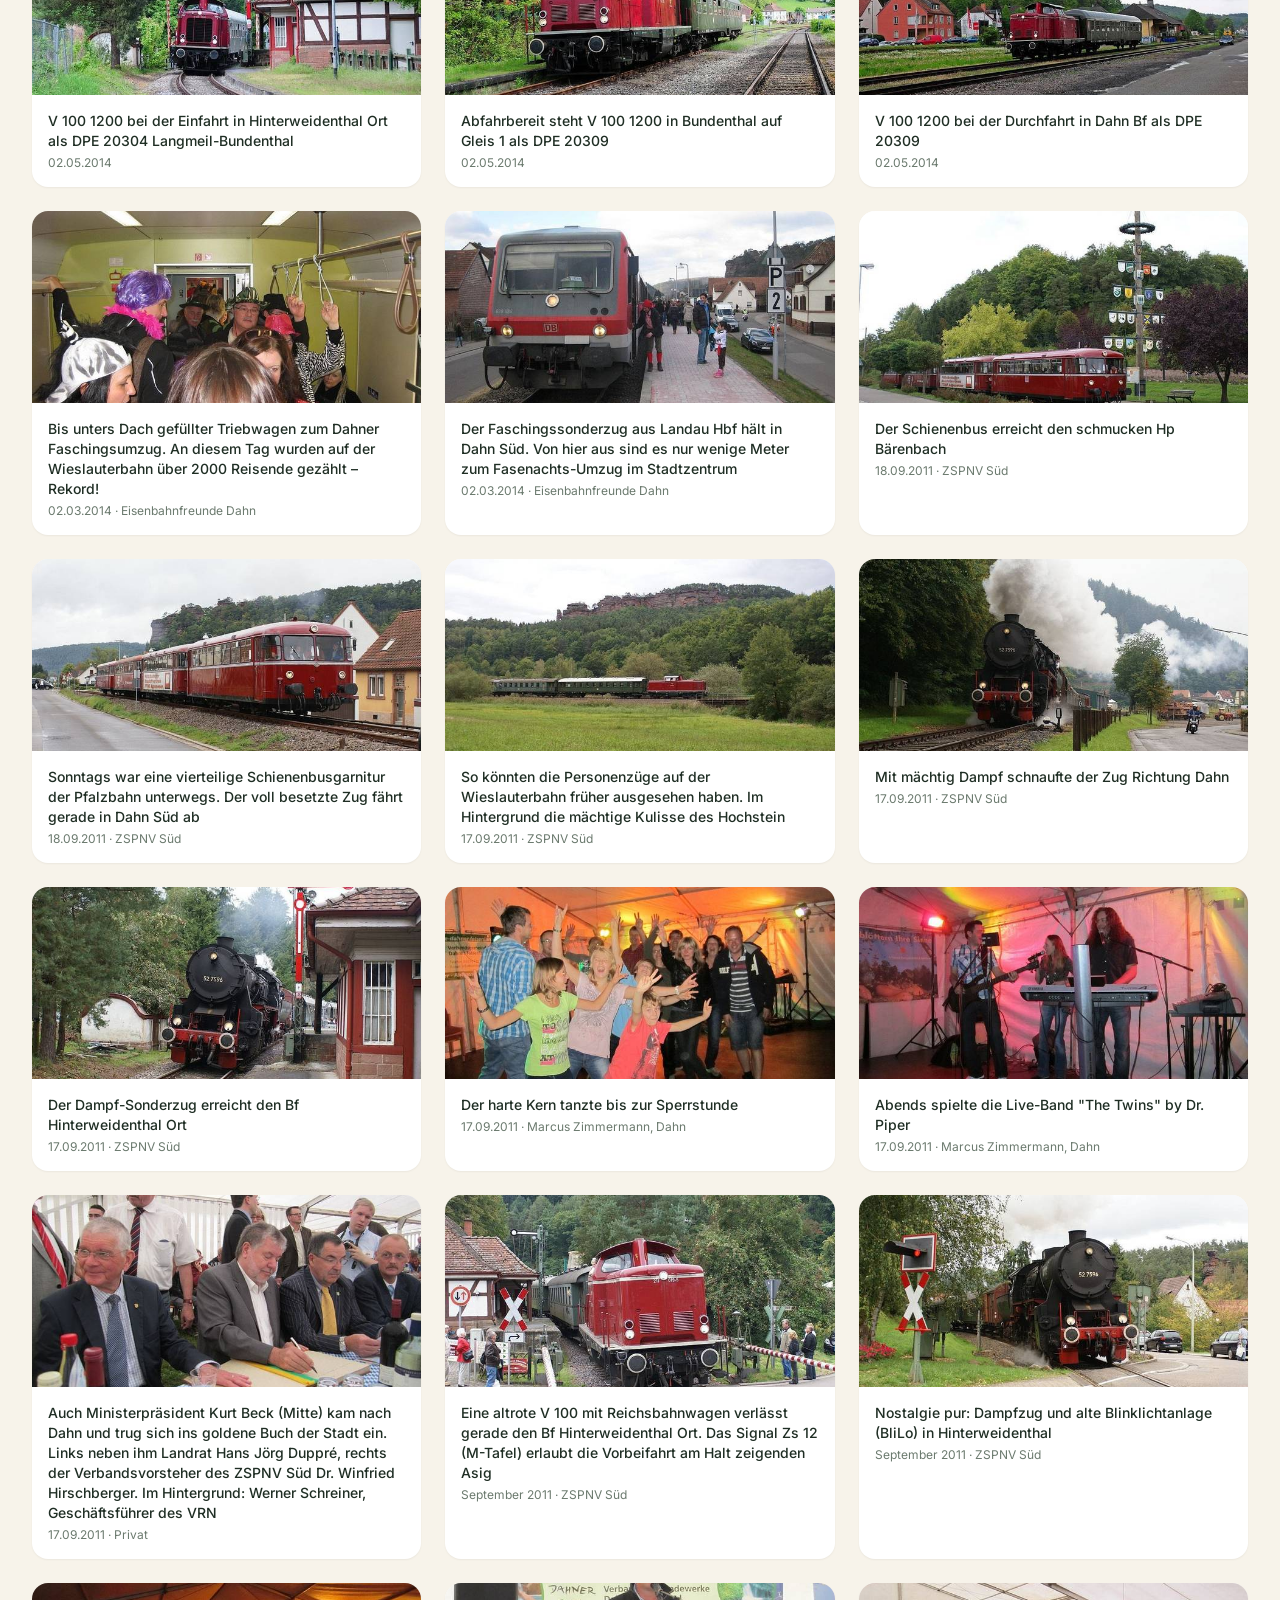
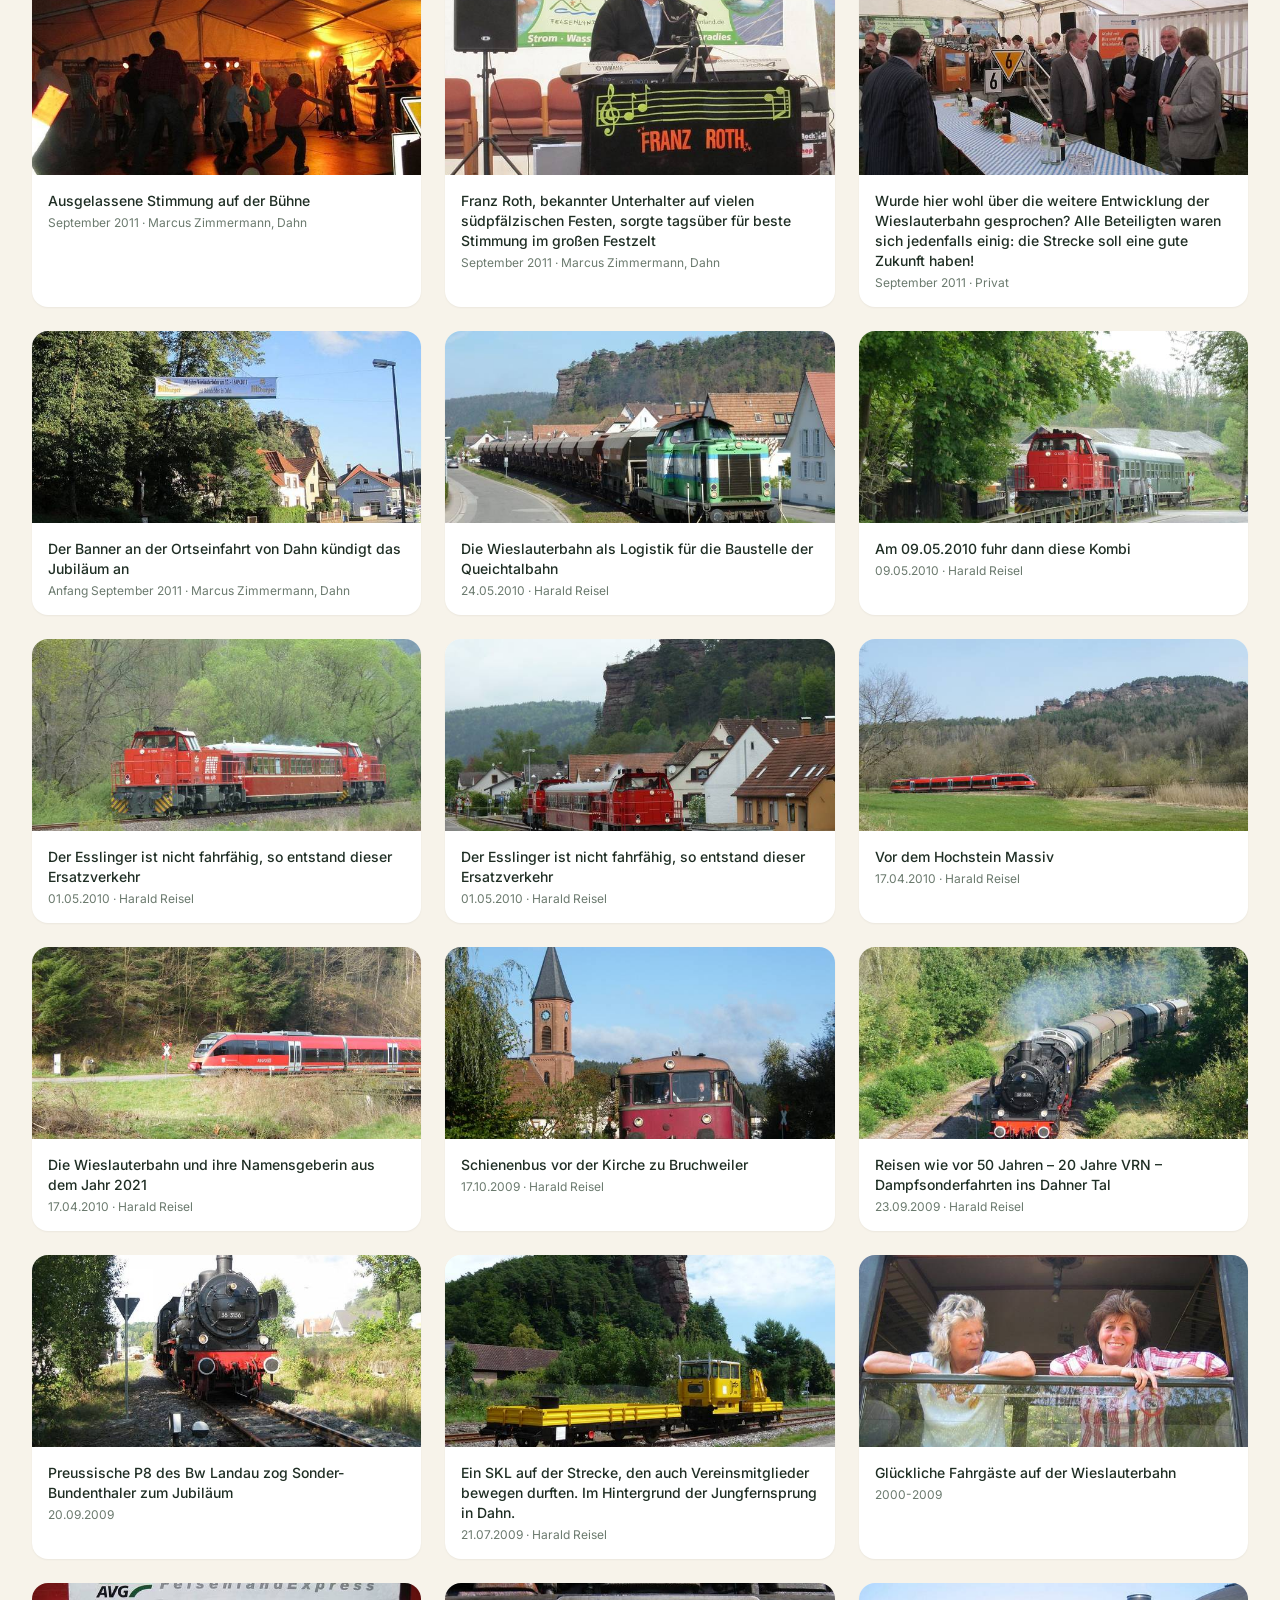
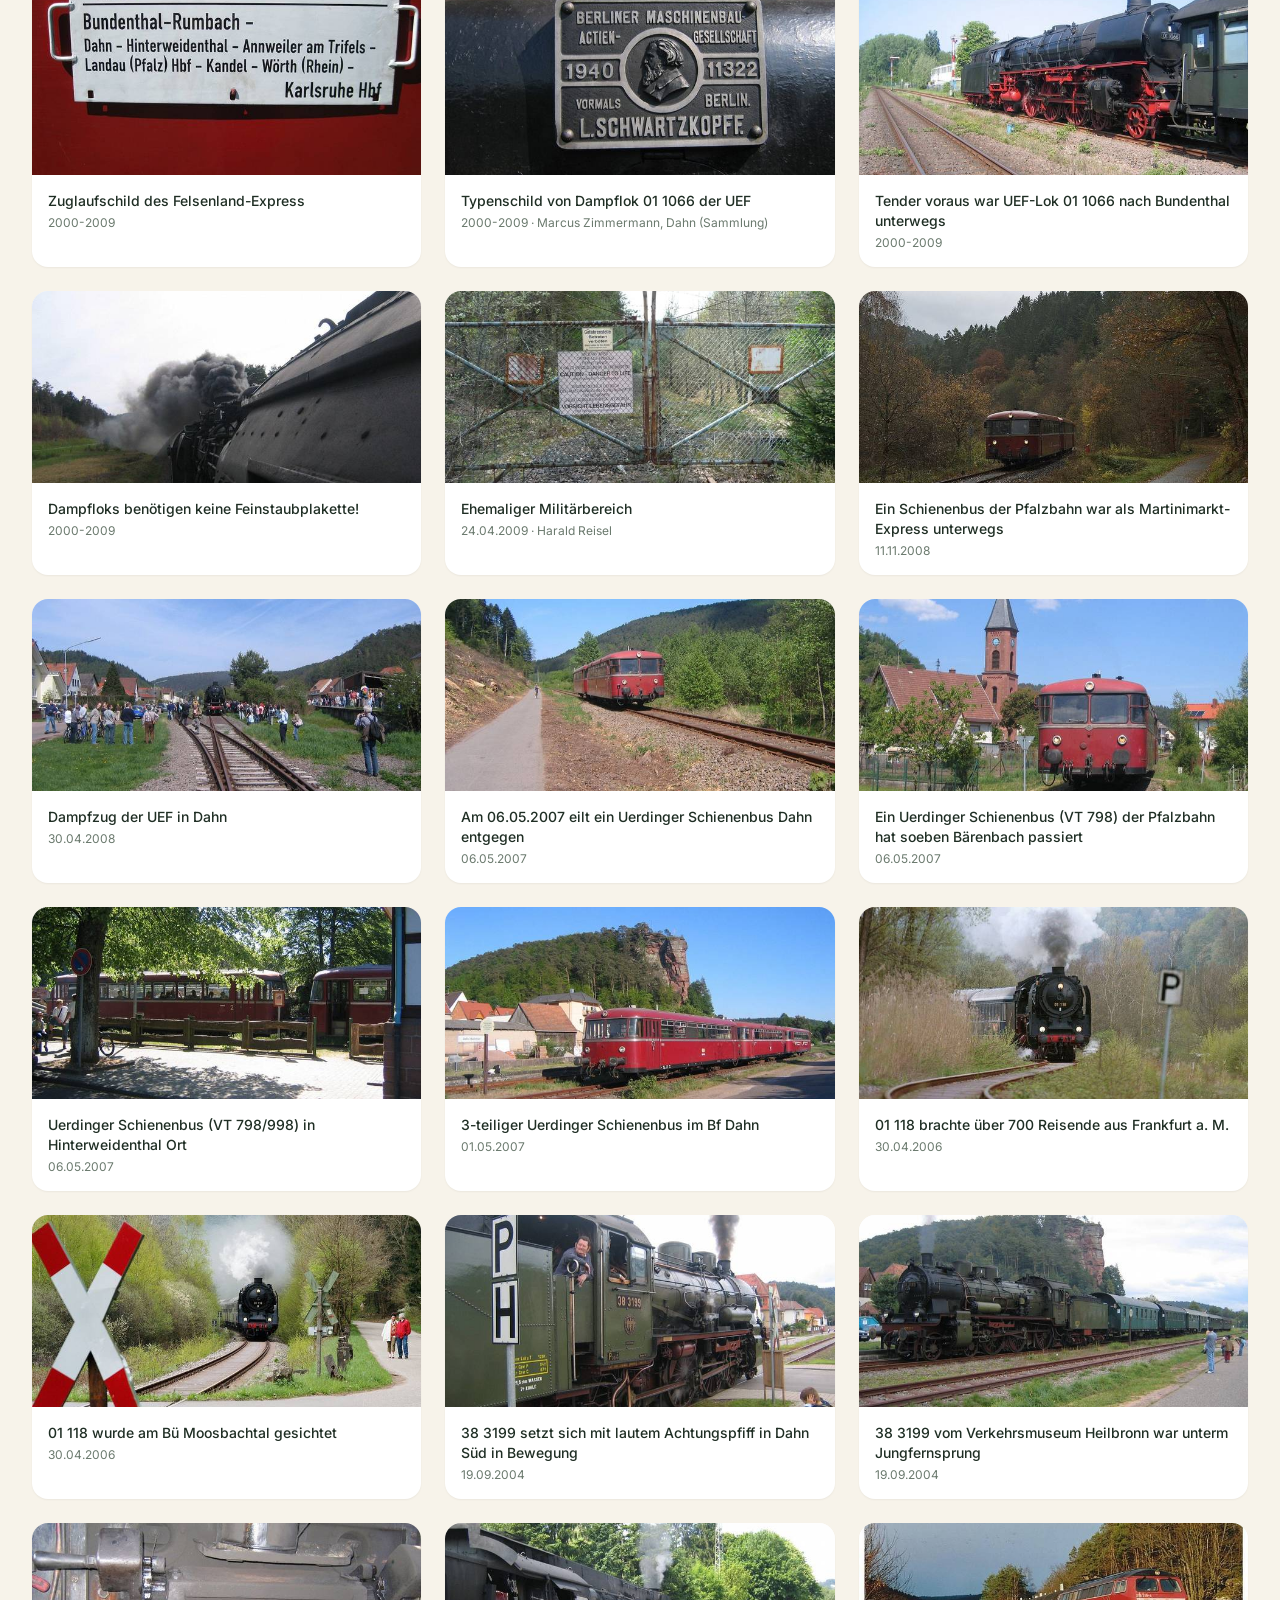
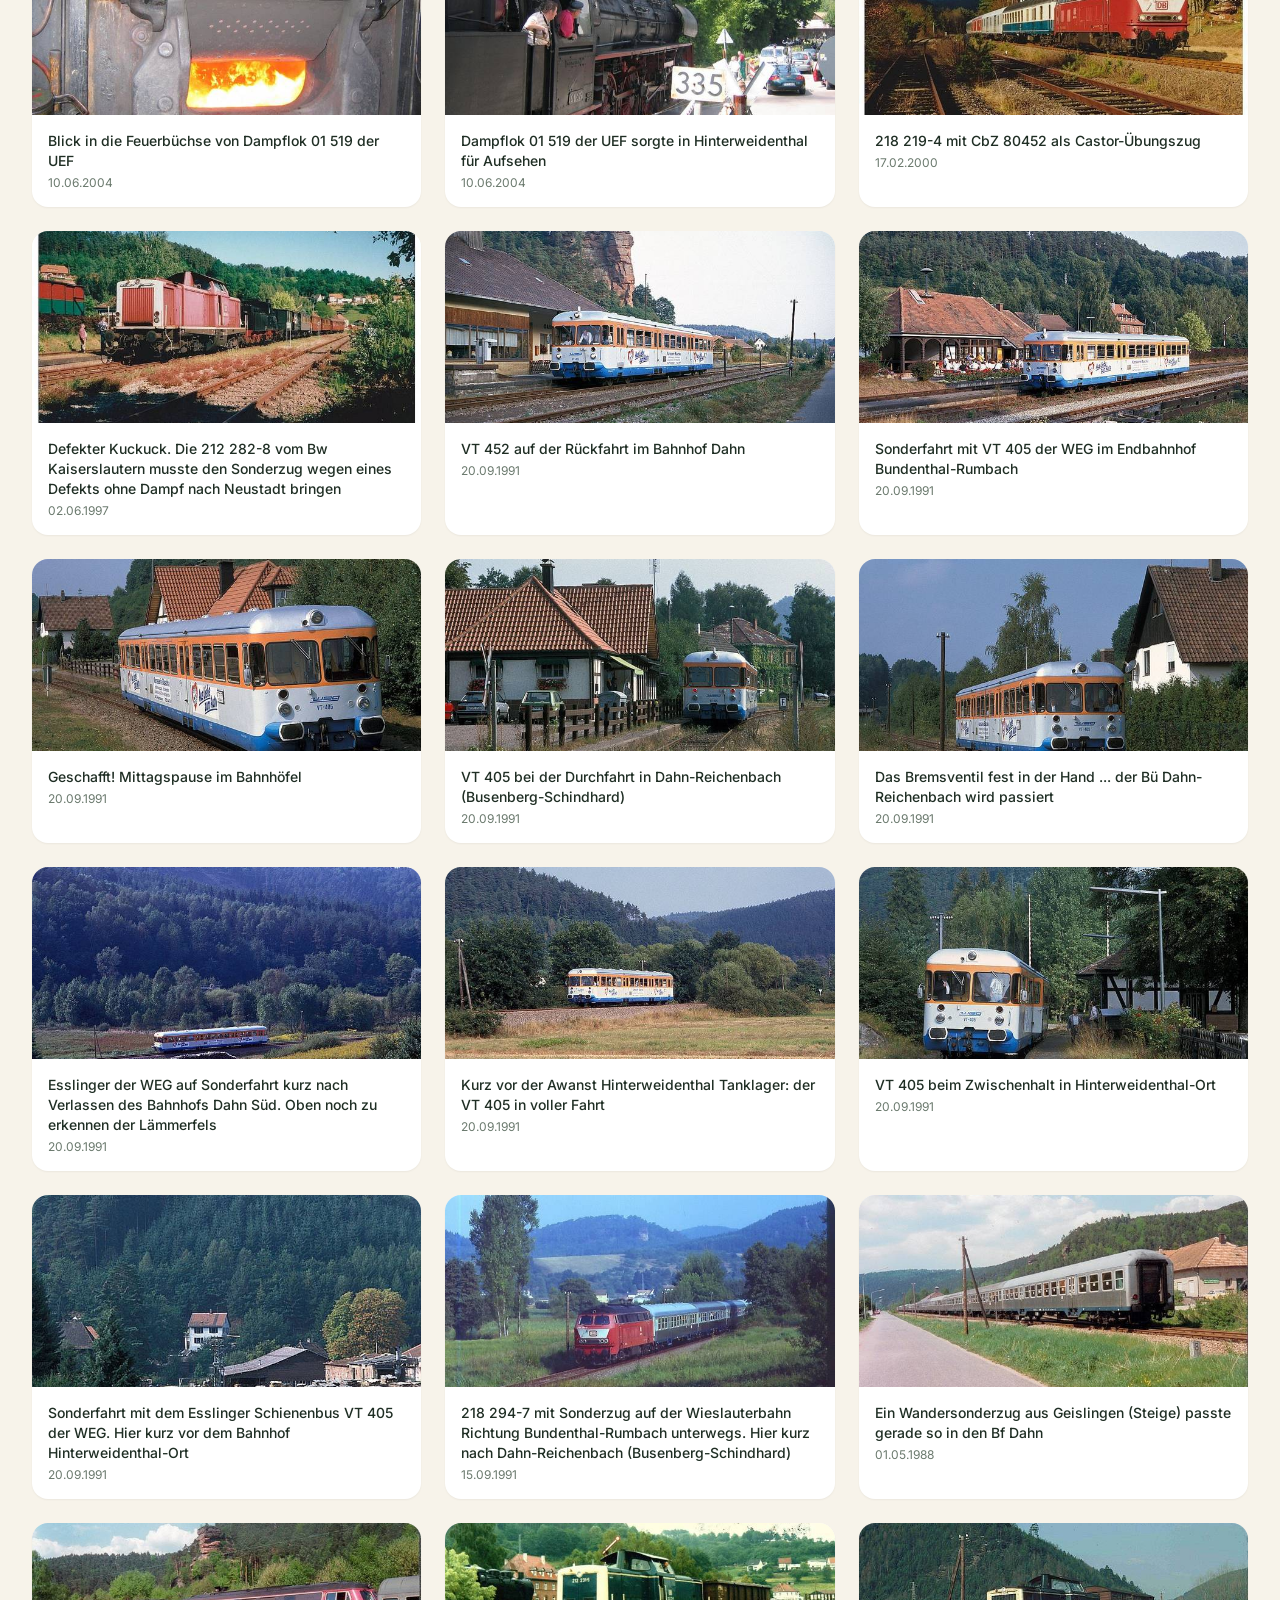
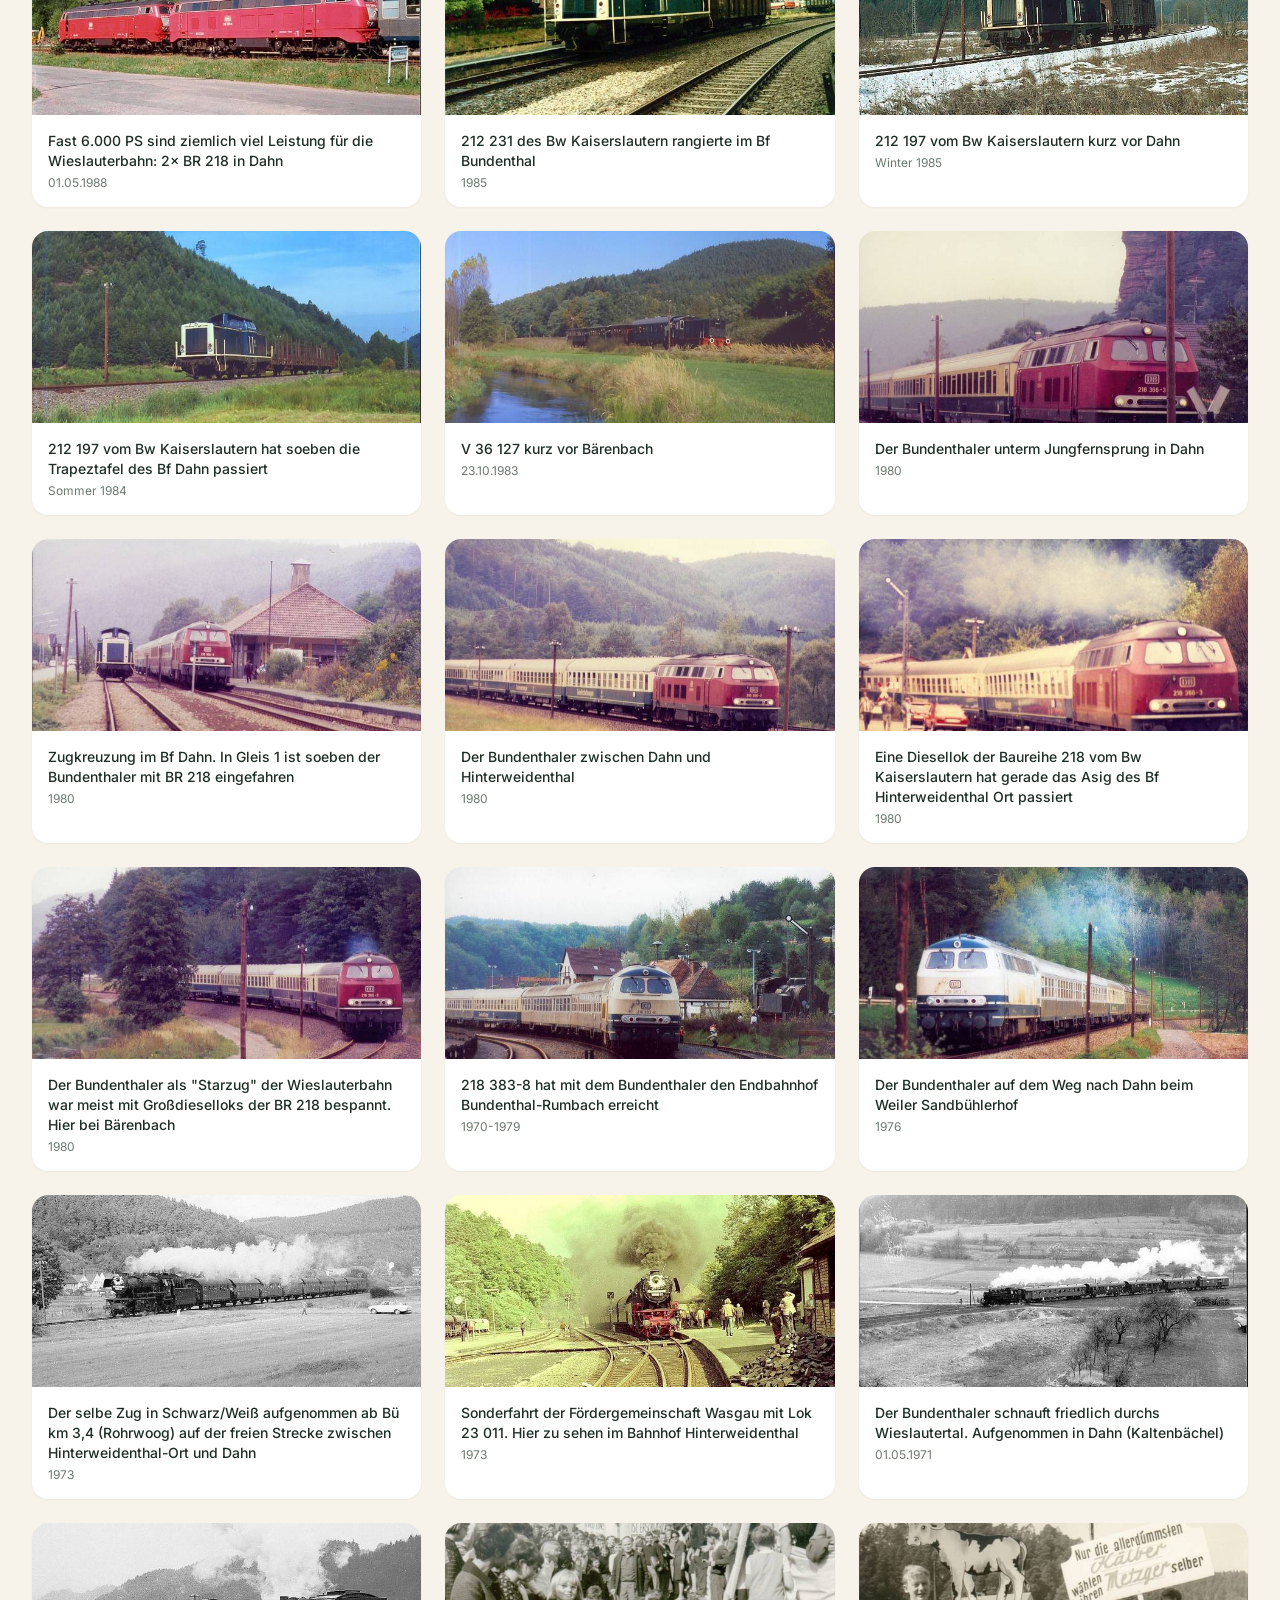
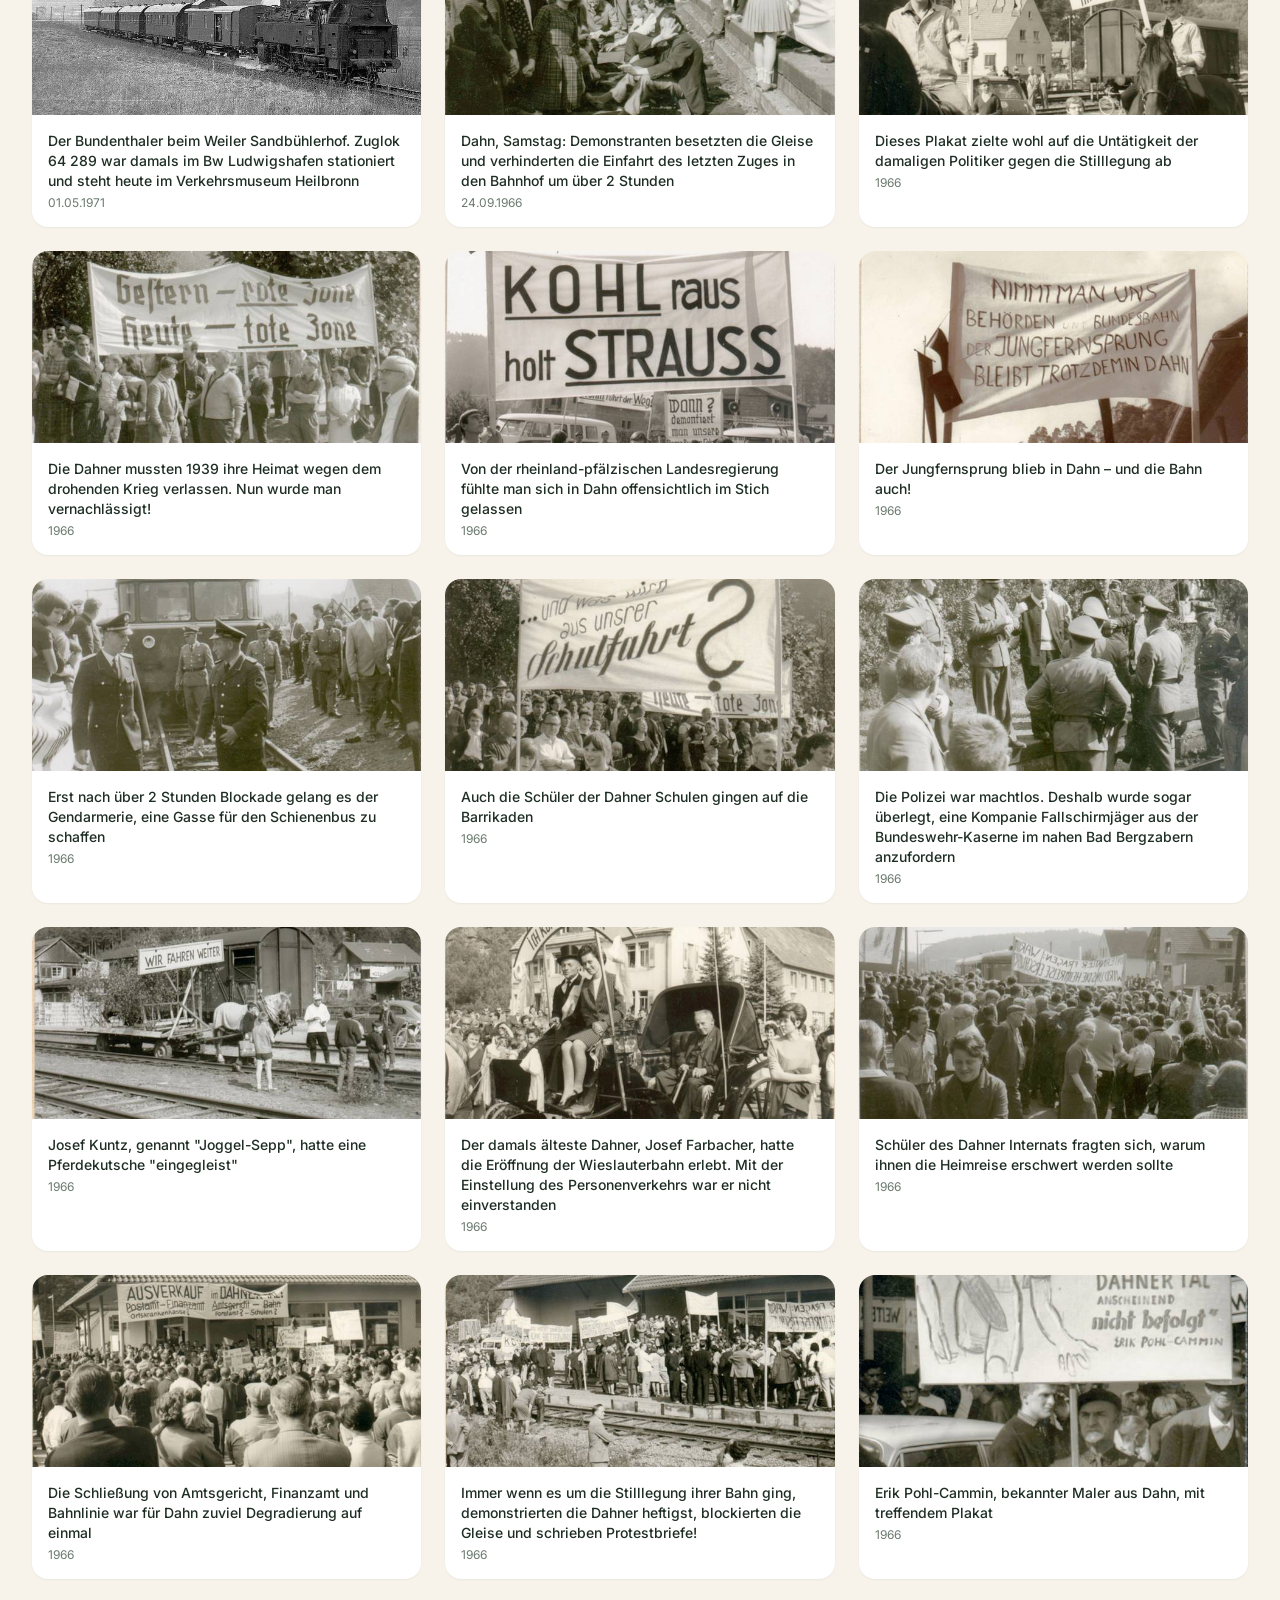
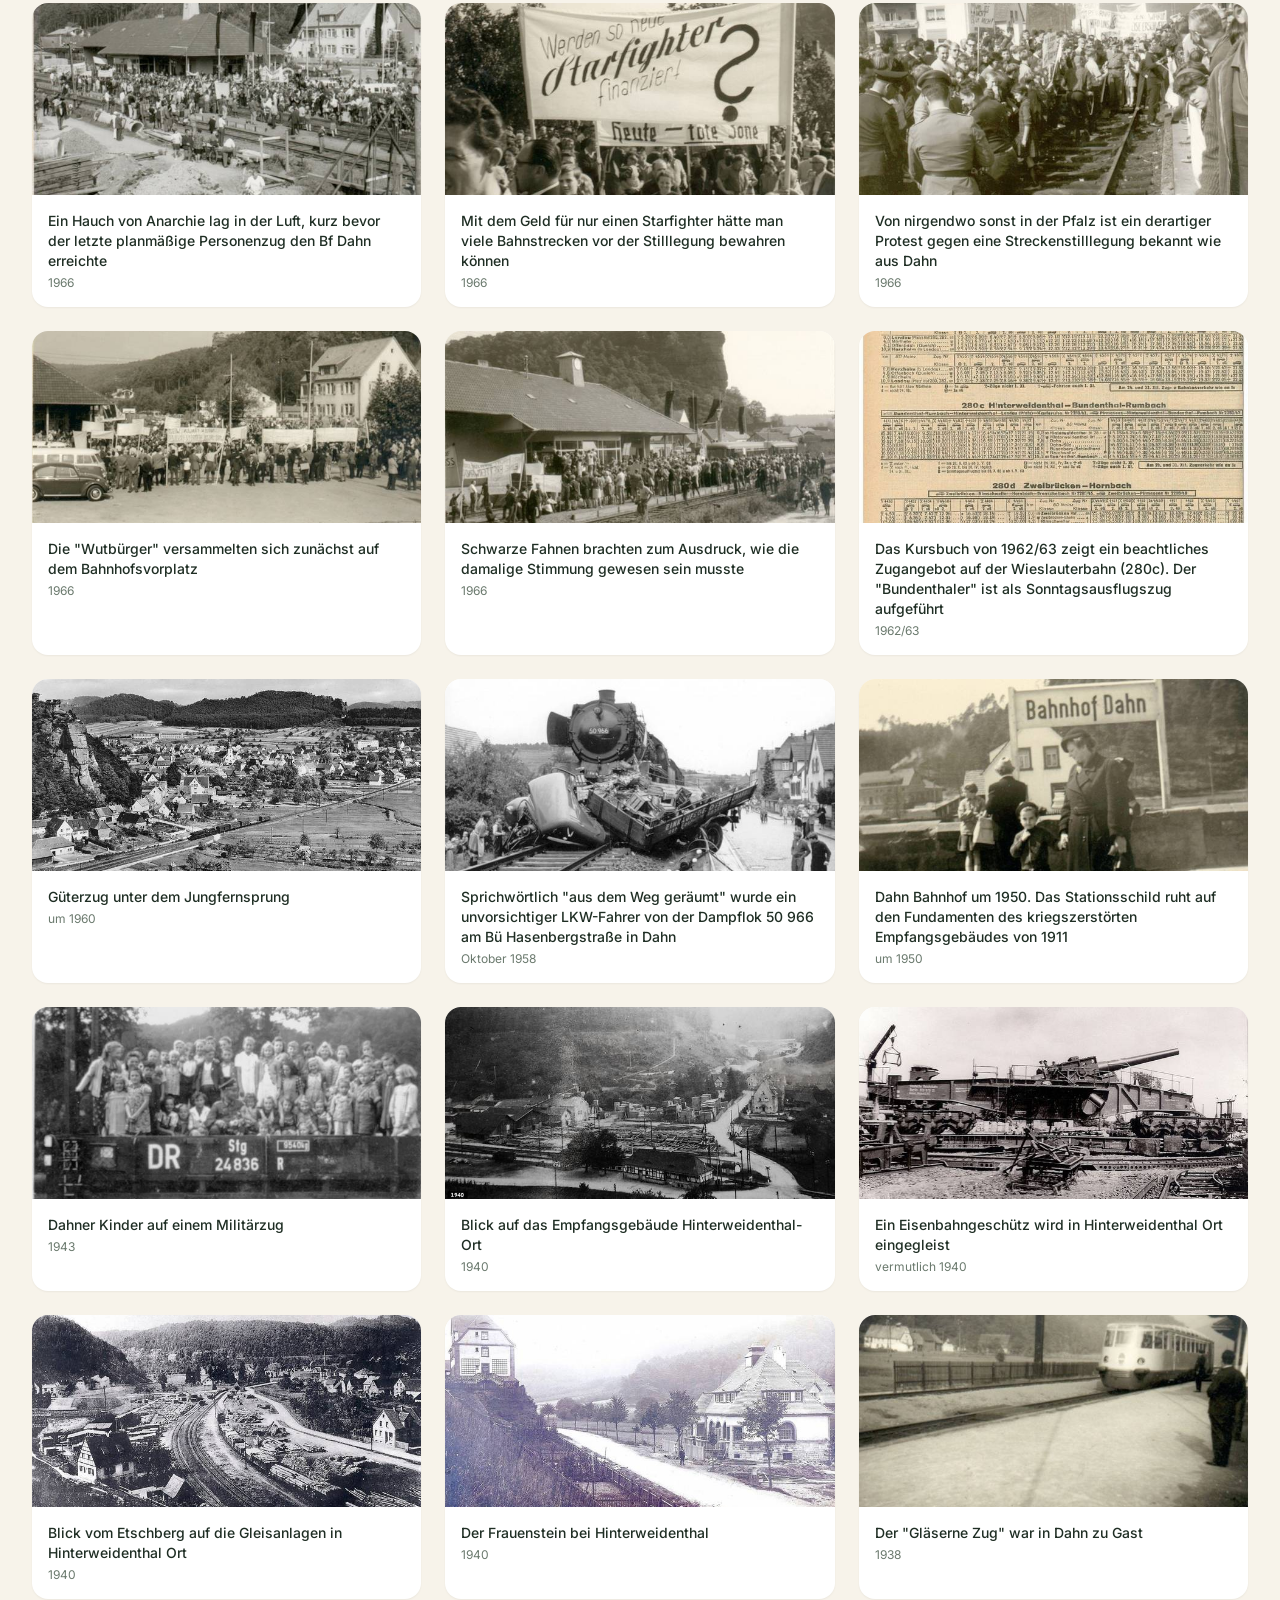
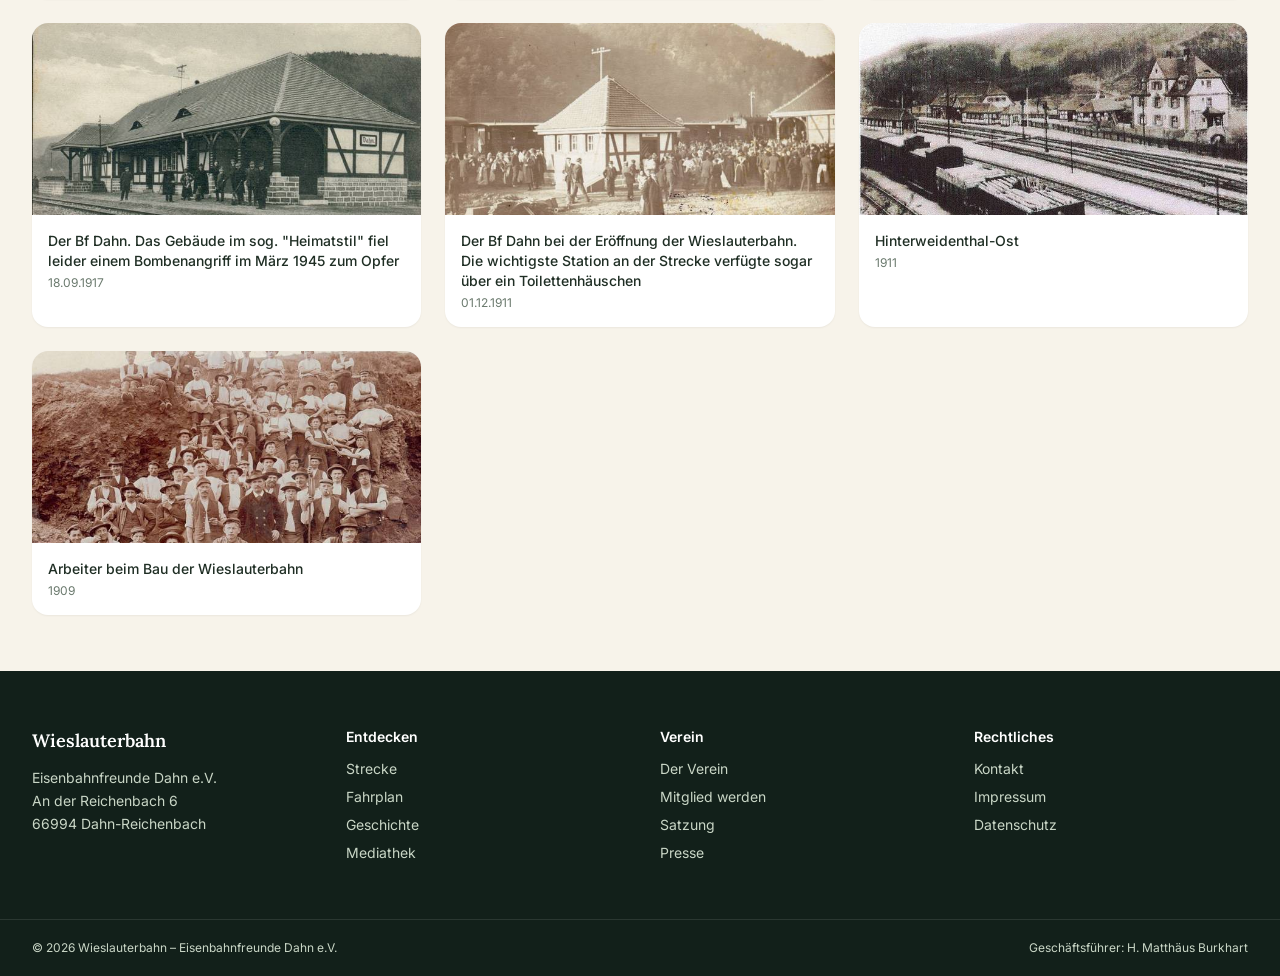
<file: mediathek.html>
<!DOCTYPE html>
<html lang="de">
<head>
<meta charset="UTF-8">
<meta name="viewport" content="width=device-width, initial-scale=1.0">
<meta name="description" content="Historisches und aktuelles Fotoarchiv der Wieslauterbahn – durchsuchbar nach Jahrgängen, aus dem Vereinsarchiv der Eisenbahnfreunde Dahn e.V.">
<title>Mediathek – Wieslauterbahn</title>
<link rel="icon" type="image/svg+xml" href="data:image/svg+xml,%3Csvg xmlns='http://www.w3.org/2000/svg' viewBox='0 0 48 48'%3E%3Ccircle cx='24' cy='24' r='23' fill='%231F3A2E'/%3E%3Cpath d='M12 30 h24 M16 30 v4 M32 30 v4 M14 22 h20 l-3-8 h-14 z' stroke='%23F7F3EA' stroke-width='2.5' fill='none' stroke-linejoin='round'/%3E%3Ccircle cx='18' cy='34' r='2' fill='%23F7F3EA'/%3E%3Ccircle cx='30' cy='34' r='2' fill='%23F7F3EA'/%3E%3C/svg%3E">
<link rel="stylesheet" href="styles.css">
<link rel="preconnect" href="https://fonts.googleapis.com">
<link href="https://fonts.googleapis.com/css2?family=Lora:ital,wght@0,400;0,600;1,400&family=Inter:wght@400;500;600;700&display=swap" rel="stylesheet">

</head>
<body class="bg-[#F7F3EA] text-[#1F2E24] antialiased">
<a href="#main" class="skip-link fixed -translate-y-full focus:translate-y-0 transition-transform bg-[#1F3A2E] text-white px-4 py-2 z-50 top-0 left-0">Zum Inhalt springen</a>

<header class="sticky top-0 z-40 bg-[#1F3A2E] text-[#F7F3EA] shadow-md">
  <div class="max-w-7xl mx-auto px-4 sm:px-6 lg:px-8">
    <div class="flex items-center justify-between h-20">
      <a href="index.html" class="flex items-center gap-3">
        <svg width="36" height="36" viewBox="0 0 48 48" fill="none" aria-hidden="true">
          <circle cx="24" cy="24" r="22" stroke="#E9B44C" stroke-width="2"/>
          <path d="M12 30 h24 M16 30 v4 M32 30 v4 M14 22 h20 l-3-8 h-14 z" stroke="#F7F3EA" stroke-width="2" fill="none" stroke-linejoin="round"/>
          <circle cx="18" cy="34" r="2" fill="#F7F3EA"/>
          <circle cx="30" cy="34" r="2" fill="#F7F3EA"/>
        </svg>
        <span class="leading-tight">
          <span class="block font-serif-brand text-xl font-semibold tracking-wide">Wieslauterbahn</span>
          <span class="block text-[11px] uppercase tracking-[0.15em] text-[#C9D6C6]">Eisenbahnfreunde Dahn e.V.</span>
        </span>
      </a>

      <nav class="hidden lg:flex items-center gap-6 text-sm font-medium" aria-label="Hauptnavigation">
        <a href="fahrplan.html" class="hover:text-[#E9B44C] transition-colors">Fahrplan</a>
        <a href="verein.html" class="hover:text-[#E9B44C] transition-colors">Verein</a>
        <a href="strecke.html" class="hover:text-[#E9B44C] transition-colors">Strecke</a>
        <a href="stationen.html" class="hover:text-[#E9B44C] transition-colors">Stationen</a>
        <a href="mediathek.html" class="text-[#E9B44C]">Mediathek</a>
        <a href="presse.html" class="hover:text-[#E9B44C] transition-colors">Presse</a>
        <a href="geschichte.html" class="hover:text-[#E9B44C] transition-colors">Geschichte</a>
        <a href="kontakt.html" class="hover:text-[#E9B44C] transition-colors">Kontakt</a>
      </nav>

      <div class="flex items-center gap-3">
        <a href="fahrplan.html" class="hidden sm:inline-flex items-center rounded-full bg-[#E9B44C] text-[#1F3A2E] px-5 py-2 text-sm font-semibold hover:bg-[#f0c46c] transition-colors">Fahrplan ansehen</a>
        <button id="menuBtn" class="lg:hidden p-2 rounded-md hover:bg-white/10" aria-label="Menü öffnen" aria-expanded="false">
          <svg width="24" height="24" viewBox="0 0 24 24" fill="none" stroke="currentColor" stroke-width="2"><path d="M4 6h16M4 12h16M4 18h16" stroke-linecap="round"/></svg>
        </button>
      </div>
    </div>
  </div>
  <nav id="mobileMenu" class="hidden lg:hidden bg-[#17291F] px-4 pb-4 text-sm" aria-label="Mobile Navigation">
    <a href="fahrplan.html" class="block py-2 border-b border-white/10 ">Fahrplan</a>
    <a href="verein.html" class="block py-2 border-b border-white/10 ">Verein</a>
    <a href="strecke.html" class="block py-2 border-b border-white/10 ">Strecke</a>
    <a href="stationen.html" class="block py-2 border-b border-white/10 ">Stationen</a>
    <a href="mediathek.html" class="block py-2 border-b border-white/10 text-[#E9B44C] font-semibold">Mediathek</a>
    <a href="presse.html" class="block py-2 border-b border-white/10 ">Presse</a>
    <a href="geschichte.html" class="block py-2 border-b border-white/10 ">Geschichte</a>
    <a href="kontakt.html" class="block py-2 border-b border-white/10 ">Kontakt</a>
  </nav>
</header>

<div id="statusBanner" class="bg-[#FCEFCB] border-b border-[#E9B44C]/50" role="status">
  <div class="max-w-7xl mx-auto px-4 sm:px-6 lg:px-8 py-2 flex flex-wrap items-center gap-3 text-sm">
    <span class="inline-flex items-center gap-2 font-semibold text-[#8A5A00]" id="statusKurzSpan">
      <svg width="10" height="10" viewBox="0 0 10 10" aria-hidden="true"><circle cx="5" cy="5" r="5" id="statusDot" fill="#E9A400"/></svg>
      <span id="statusKurztext">Status: Eingeschränkter Betrieb</span>
    </span>
    <span class="text-[#5c4a1f]" id="statusLangtext">Bauarbeiten zwischen Dahn Süd und Bundenthal-Rumbach – Schienenersatzverkehr eingerichtet, gültig bis 04.10.2026.</span>
  </div>
</div>
<script src="assets/status-daten.js"></script>
<script src="assets/status-render.js"></script>

<main id="main">

  <section class="max-w-7xl mx-auto px-4 sm:px-6 lg:px-8 py-14">
    <p class="text-xs font-semibold uppercase tracking-wide text-[#8A5A00] mb-2">Mediathek</p>
    <h1 class="font-serif-brand text-3xl sm:text-4xl font-semibold mb-6">Fotoarchiv</h1>
    <p class="text-[#3c4a3f] leading-relaxed mb-8 max-w-3xl">
      Ein Ausschnitt aus dem umfangreichen Bildarchiv der Eisenbahnfreunde Dahn e.V. – filterbar nach Jahr.
      Im echten CMS werden alle bestehenden Jahresordner (1911–1945 bis 2017) vollständig migriert.
    </p>

    <div class="flex flex-wrap gap-2 mb-10" role="group" aria-label="Nach Jahr filtern" id="yearFilters">
      <!-- Wird automatisch aus assets/mediathek-daten.js befüllt (siehe mediathek-render.js). -->
    </div>

    <div id="gallery" class="grid sm:grid-cols-2 lg:grid-cols-3 gap-6">
      <!-- Wird automatisch aus assets/mediathek-daten.js befüllt (siehe mediathek-render.js). -->
    </div>

    <div id="lightbox" class="lightbox" hidden>
      <div class="lightbox-backdrop" data-lightbox-close></div>
      <div class="lightbox-dialog" role="dialog" aria-modal="true" aria-labelledby="lightboxCaption">
        <button type="button" class="lightbox-close" data-lightbox-close aria-label="Bildansicht schließen">✕</button>
        <div class="lightbox-image-wrap">
          <button type="button" class="lightbox-prev" id="lightboxPrev" aria-label="Vorheriges Bild" hidden>‹</button>
          <img id="lightboxImg" alt="" class="lightbox-img">
          <button type="button" class="lightbox-next" id="lightboxNext" aria-label="Nächstes Bild" hidden>›</button>
        </div>
        <p id="lightboxCaption" class="lightbox-caption"></p>
        <p id="lightboxZaehler" class="lightbox-zaehler"></p>
      </div>
    </div>
  </section>

  <script src="assets/galerie-lightbox.js"></script>
  <script src="assets/mediathek-daten.js"></script>
  <script src="assets/mediathek-render.js"></script>

  <script>
    var buttons = document.querySelectorAll('.year-filter');
    var items = document.querySelectorAll('.gallery-item');
    buttons.forEach(function (btn) {
      btn.addEventListener('click', function () {
        buttons.forEach(function (b) { b.classList.remove('bg-[#1F3A2E]', 'text-white'); });
        btn.classList.add('bg-[#1F3A2E]', 'text-white');
        var year = btn.getAttribute('data-year');
        items.forEach(function (item) {
          item.style.display = (year === 'Alle' || item.getAttribute('data-year') === year) ? '' : 'none';
        });
      });
    });
    document.querySelector('.year-filter').classList.add('bg-[#1F3A2E]', 'text-white');
  </script>

</main>
<footer class="bg-[#12201A] text-[#C9D6C6]">
  <div class="max-w-7xl mx-auto px-4 sm:px-6 lg:px-8 py-14 grid sm:grid-cols-2 lg:grid-cols-4 gap-10 text-sm">
    <div>
      <p class="font-serif-brand text-lg text-white font-semibold mb-3">Wieslauterbahn</p>
      <p class="leading-relaxed">Eisenbahnfreunde Dahn e.V.<br>An der Reichenbach 6<br>66994 Dahn-Reichenbach</p>
    </div>
    <div>
      <p class="font-semibold text-white mb-3">Entdecken</p>
      <ul class="space-y-2">
        <li><a href="strecke.html" class="hover:text-white">Strecke</a></li>
        <li><a href="fahrplan.html" class="hover:text-white">Fahrplan</a></li>
        <li><a href="geschichte.html" class="hover:text-white">Geschichte</a></li>
        <li><a href="mediathek.html" class="hover:text-white">Mediathek</a></li>
      </ul>
    </div>
    <div>
      <p class="font-semibold text-white mb-3">Verein</p>
      <ul class="space-y-2">
        <li><a href="verein.html" class="hover:text-white">Der Verein</a></li>
        <li><a href="verein.html#mitglied" class="hover:text-white">Mitglied werden</a></li>
        <li><a href="verein.html#satzung" class="hover:text-white">Satzung</a></li>
        <li><a href="presse.html" class="hover:text-white">Presse</a></li>
      </ul>
    </div>
    <div>
      <p class="font-semibold text-white mb-3">Rechtliches</p>
      <ul class="space-y-2">
        <li><a href="kontakt.html" class="hover:text-white">Kontakt</a></li>
        <li><a href="kontakt.html#impressum" class="hover:text-white">Impressum</a></li>
        <li><a href="kontakt.html#datenschutz" class="hover:text-white">Datenschutz</a></li>
      </ul>
    </div>
  </div>
  <div class="border-t border-white/10">
    <div class="max-w-7xl mx-auto px-4 sm:px-6 lg:px-8 py-5 text-xs flex flex-wrap justify-between gap-2">
      <span>© 2026 Wieslauterbahn – Eisenbahnfreunde Dahn e.V.</span>
      <span>Geschäftsführer: H. Matthäus Burkhart</span>
    </div>
  </div>
</footer>

<script>
  var menuBtn = document.getElementById('menuBtn');
  if (menuBtn) {
    menuBtn.addEventListener('click', function () {
      var menu = document.getElementById('mobileMenu');
      var expanded = this.getAttribute('aria-expanded') === 'true';
      this.setAttribute('aria-expanded', String(!expanded));
      menu.classList.toggle('hidden');
    });
  }
</script>

</body>
</html>
</file>
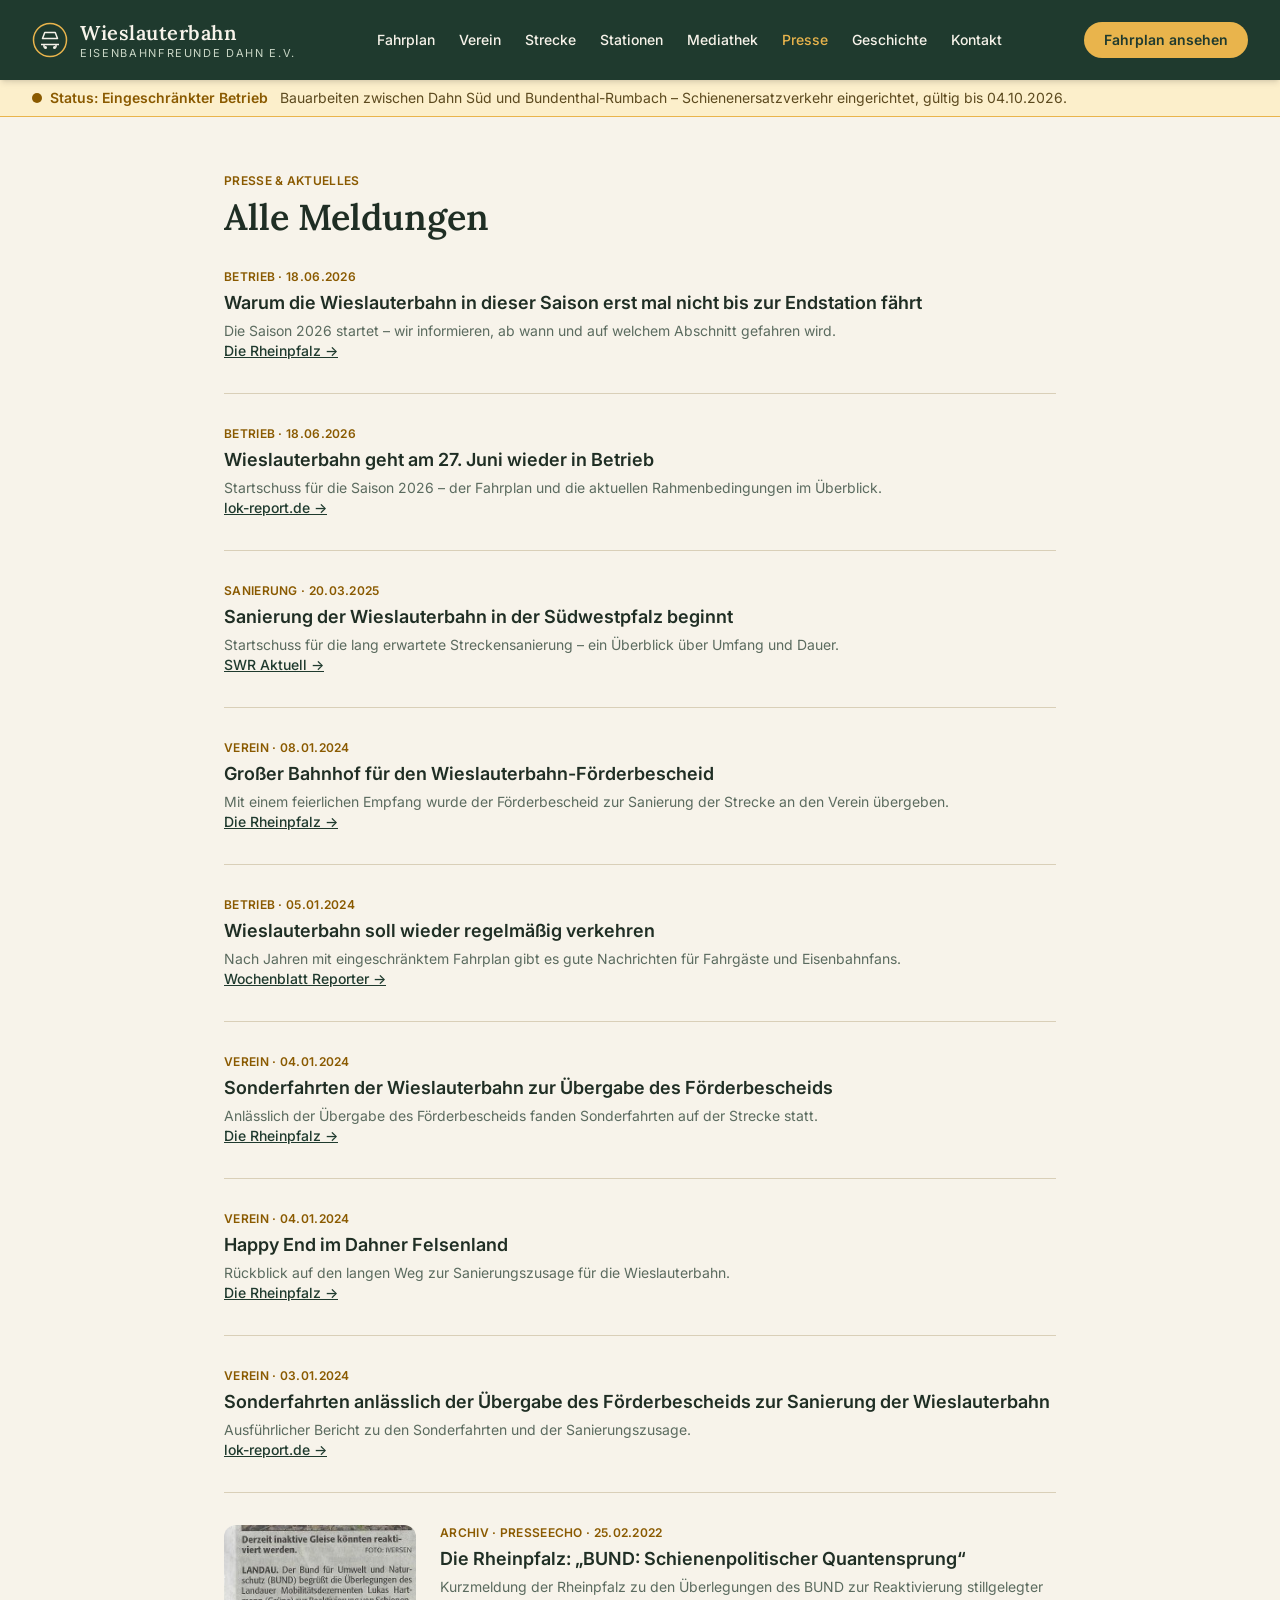
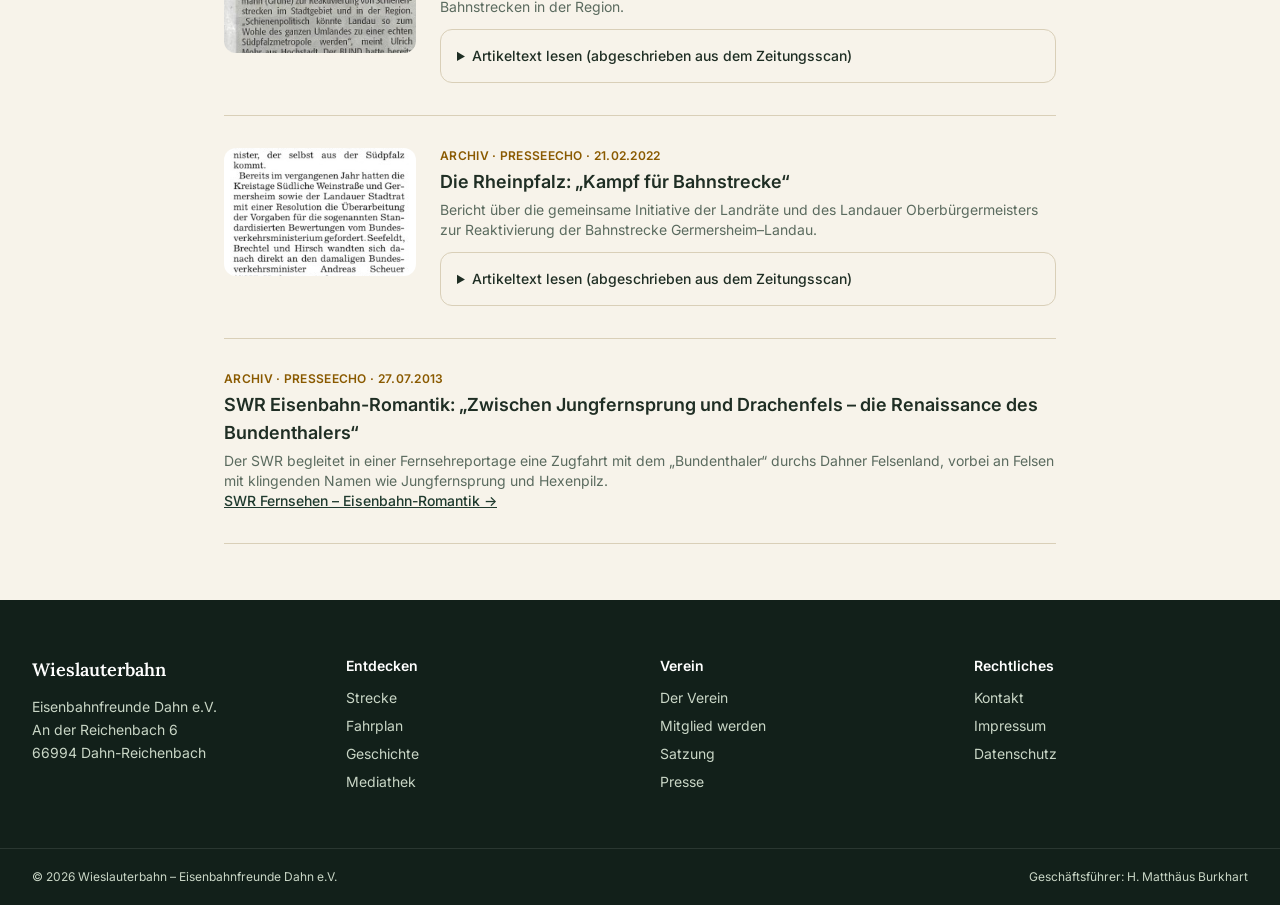
<file: presse.html>
<!DOCTYPE html>
<html lang="de">
<head>
<meta charset="UTF-8">
<meta name="viewport" content="width=device-width, initial-scale=1.0">
<meta name="description" content="Presseartikel und aktuelle Meldungen rund um die Wieslauterbahn und die Eisenbahnfreunde Dahn e.V.">
<title>Presse & Aktuelles – Wieslauterbahn</title>
<link rel="icon" type="image/svg+xml" href="data:image/svg+xml,%3Csvg xmlns='http://www.w3.org/2000/svg' viewBox='0 0 48 48'%3E%3Ccircle cx='24' cy='24' r='23' fill='%231F3A2E'/%3E%3Cpath d='M12 30 h24 M16 30 v4 M32 30 v4 M14 22 h20 l-3-8 h-14 z' stroke='%23F7F3EA' stroke-width='2.5' fill='none' stroke-linejoin='round'/%3E%3Ccircle cx='18' cy='34' r='2' fill='%23F7F3EA'/%3E%3Ccircle cx='30' cy='34' r='2' fill='%23F7F3EA'/%3E%3C/svg%3E">
<link rel="stylesheet" href="styles.css">
<link rel="preconnect" href="https://fonts.googleapis.com">
<link href="https://fonts.googleapis.com/css2?family=Lora:ital,wght@0,400;0,600;1,400&family=Inter:wght@400;500;600;700&display=swap" rel="stylesheet">

</head>
<body class="bg-[#F7F3EA] text-[#1F2E24] antialiased">
<a href="#main" class="skip-link fixed -translate-y-full focus:translate-y-0 transition-transform bg-[#1F3A2E] text-white px-4 py-2 z-50 top-0 left-0">Zum Inhalt springen</a>

<header class="sticky top-0 z-40 bg-[#1F3A2E] text-[#F7F3EA] shadow-md">
  <div class="max-w-7xl mx-auto px-4 sm:px-6 lg:px-8">
    <div class="flex items-center justify-between h-20">
      <a href="index.html" class="flex items-center gap-3">
        <svg width="36" height="36" viewBox="0 0 48 48" fill="none" aria-hidden="true">
          <circle cx="24" cy="24" r="22" stroke="#E9B44C" stroke-width="2"/>
          <path d="M12 30 h24 M16 30 v4 M32 30 v4 M14 22 h20 l-3-8 h-14 z" stroke="#F7F3EA" stroke-width="2" fill="none" stroke-linejoin="round"/>
          <circle cx="18" cy="34" r="2" fill="#F7F3EA"/>
          <circle cx="30" cy="34" r="2" fill="#F7F3EA"/>
        </svg>
        <span class="leading-tight">
          <span class="block font-serif-brand text-xl font-semibold tracking-wide">Wieslauterbahn</span>
          <span class="block text-[11px] uppercase tracking-[0.15em] text-[#C9D6C6]">Eisenbahnfreunde Dahn e.V.</span>
        </span>
      </a>

      <nav class="hidden lg:flex items-center gap-6 text-sm font-medium" aria-label="Hauptnavigation">
        <a href="fahrplan.html" class="hover:text-[#E9B44C] transition-colors">Fahrplan</a>
        <a href="verein.html" class="hover:text-[#E9B44C] transition-colors">Verein</a>
        <a href="strecke.html" class="hover:text-[#E9B44C] transition-colors">Strecke</a>
        <a href="stationen.html" class="hover:text-[#E9B44C] transition-colors">Stationen</a>
        <a href="mediathek.html" class="hover:text-[#E9B44C] transition-colors">Mediathek</a>
        <a href="presse.html" class="text-[#E9B44C]">Presse</a>
        <a href="geschichte.html" class="hover:text-[#E9B44C] transition-colors">Geschichte</a>
        <a href="kontakt.html" class="hover:text-[#E9B44C] transition-colors">Kontakt</a>
      </nav>

      <div class="flex items-center gap-3">
        <a href="fahrplan.html" class="hidden sm:inline-flex items-center rounded-full bg-[#E9B44C] text-[#1F3A2E] px-5 py-2 text-sm font-semibold hover:bg-[#f0c46c] transition-colors">Fahrplan ansehen</a>
        <button id="menuBtn" class="lg:hidden p-2 rounded-md hover:bg-white/10" aria-label="Menü öffnen" aria-expanded="false">
          <svg width="24" height="24" viewBox="0 0 24 24" fill="none" stroke="currentColor" stroke-width="2"><path d="M4 6h16M4 12h16M4 18h16" stroke-linecap="round"/></svg>
        </button>
      </div>
    </div>
  </div>
  <nav id="mobileMenu" class="hidden lg:hidden bg-[#17291F] px-4 pb-4 text-sm" aria-label="Mobile Navigation">
    <a href="fahrplan.html" class="block py-2 border-b border-white/10 ">Fahrplan</a>
    <a href="verein.html" class="block py-2 border-b border-white/10 ">Verein</a>
    <a href="strecke.html" class="block py-2 border-b border-white/10 ">Strecke</a>
    <a href="stationen.html" class="block py-2 border-b border-white/10 ">Stationen</a>
    <a href="mediathek.html" class="block py-2 border-b border-white/10 ">Mediathek</a>
    <a href="presse.html" class="block py-2 border-b border-white/10 text-[#E9B44C] font-semibold">Presse</a>
    <a href="geschichte.html" class="block py-2 border-b border-white/10 ">Geschichte</a>
    <a href="kontakt.html" class="block py-2 border-b border-white/10 ">Kontakt</a>
  </nav>
</header>

<div id="statusBanner" class="bg-[#FCEFCB] border-b border-[#E9B44C]/50" role="status">
  <div class="max-w-7xl mx-auto px-4 sm:px-6 lg:px-8 py-2 flex flex-wrap items-center gap-3 text-sm">
    <span class="inline-flex items-center gap-2 font-semibold text-[#8A5A00]" id="statusKurzSpan">
      <svg width="10" height="10" viewBox="0 0 10 10" aria-hidden="true"><circle cx="5" cy="5" r="5" id="statusDot" fill="#E9A400"/></svg>
      <span id="statusKurztext">Status: Eingeschränkter Betrieb</span>
    </span>
    <span class="text-[#5c4a1f]" id="statusLangtext">Bauarbeiten zwischen Dahn Süd und Bundenthal-Rumbach – Schienenersatzverkehr eingerichtet, gültig bis 04.10.2026.</span>
  </div>
</div>
<script src="assets/status-daten.js"></script>
<script src="assets/status-render.js"></script>

<main id="main">

  <section class="max-w-4xl mx-auto px-4 sm:px-6 lg:px-8 py-14">
    <p class="text-xs font-semibold uppercase tracking-wide text-[#8A5A00] mb-2">Presse &amp; Aktuelles</p>
    <h1 class="font-serif-brand text-3xl sm:text-4xl font-semibold mb-8">Alle Meldungen</h1>
    <div class="space-y-8" id="presseListe">
      <!-- Wird automatisch aus assets/presse-daten.js befüllt (siehe presse-render.js). -->
    </div>
    <script src="assets/presse-daten.js"></script>
<script src="assets/presse-render.js"></script>

    <div id="lightbox" class="lightbox" hidden>
      <div class="lightbox-backdrop" data-lightbox-close></div>
      <div class="lightbox-dialog" role="dialog" aria-modal="true" aria-labelledby="lightboxCaption">
        <button type="button" class="lightbox-close" data-lightbox-close aria-label="Bildansicht schließen">✕</button>
        <img id="lightboxImg" alt="" class="lightbox-img">
        <p id="lightboxCaption" class="lightbox-caption"></p>
      </div>
    </div>
  </section>

  <script>
    var lightbox = document.getElementById('lightbox');
    var lightboxImg = document.getElementById('lightboxImg');
    var lightboxCaption = document.getElementById('lightboxCaption');
    var lastTrigger = null;

    function openLightbox(trigger) {
      lastTrigger = trigger;
      var caption = trigger.getAttribute('data-caption');
      lightboxImg.src = trigger.getAttribute('data-full');
      lightboxImg.alt = caption;
      lightboxCaption.textContent = caption;
      lightbox.hidden = false;
      lightbox.querySelector('.lightbox-close').focus();
      document.addEventListener('keydown', onLightboxKeydown);
    }

    function closeLightbox() {
      lightbox.hidden = true;
      document.removeEventListener('keydown', onLightboxKeydown);
      if (lastTrigger) lastTrigger.focus();
    }

    function getFocusable(container) {
      return Array.prototype.slice.call(container.querySelectorAll('button, [href], input, select, textarea, [tabindex]:not([tabindex="-1"])'))
        .filter(function (el) { return !el.disabled && el.offsetParent !== null; });
    }

    function onLightboxKeydown(e) {
      if (e.key === 'Escape') {
        closeLightbox();
        return;
      }
      if (e.key === 'Tab') {
        var focusable = getFocusable(lightbox.querySelector('.lightbox-dialog'));
        if (focusable.length === 0) { e.preventDefault(); return; }
        var first = focusable[0];
        var last = focusable[focusable.length - 1];
        if (e.shiftKey && document.activeElement === first) {
          e.preventDefault();
          last.focus();
        } else if (!e.shiftKey && document.activeElement === last) {
          e.preventDefault();
          first.focus();
        }
      }
    }

    document.querySelectorAll('.gallery-trigger').forEach(function (btn) {
      btn.addEventListener('click', function () { openLightbox(btn); });
    });

    lightbox.querySelectorAll('[data-lightbox-close]').forEach(function (el) {
      el.addEventListener('click', closeLightbox);
    });
  </script>

</main>
<footer class="bg-[#12201A] text-[#C9D6C6]">
  <div class="max-w-7xl mx-auto px-4 sm:px-6 lg:px-8 py-14 grid sm:grid-cols-2 lg:grid-cols-4 gap-10 text-sm">
    <div>
      <p class="font-serif-brand text-lg text-white font-semibold mb-3">Wieslauterbahn</p>
      <p class="leading-relaxed">Eisenbahnfreunde Dahn e.V.<br>An der Reichenbach 6<br>66994 Dahn-Reichenbach</p>
    </div>
    <div>
      <p class="font-semibold text-white mb-3">Entdecken</p>
      <ul class="space-y-2">
        <li><a href="strecke.html" class="hover:text-white">Strecke</a></li>
        <li><a href="fahrplan.html" class="hover:text-white">Fahrplan</a></li>
        <li><a href="geschichte.html" class="hover:text-white">Geschichte</a></li>
        <li><a href="mediathek.html" class="hover:text-white">Mediathek</a></li>
      </ul>
    </div>
    <div>
      <p class="font-semibold text-white mb-3">Verein</p>
      <ul class="space-y-2">
        <li><a href="verein.html" class="hover:text-white">Der Verein</a></li>
        <li><a href="verein.html#mitglied" class="hover:text-white">Mitglied werden</a></li>
        <li><a href="verein.html#satzung" class="hover:text-white">Satzung</a></li>
        <li><a href="presse.html" class="hover:text-white">Presse</a></li>
      </ul>
    </div>
    <div>
      <p class="font-semibold text-white mb-3">Rechtliches</p>
      <ul class="space-y-2">
        <li><a href="kontakt.html" class="hover:text-white">Kontakt</a></li>
        <li><a href="kontakt.html#impressum" class="hover:text-white">Impressum</a></li>
        <li><a href="kontakt.html#datenschutz" class="hover:text-white">Datenschutz</a></li>
      </ul>
    </div>
  </div>
  <div class="border-t border-white/10">
    <div class="max-w-7xl mx-auto px-4 sm:px-6 lg:px-8 py-5 text-xs flex flex-wrap justify-between gap-2">
      <span>© 2026 Wieslauterbahn – Eisenbahnfreunde Dahn e.V.</span>
      <span>Geschäftsführer: H. Matthäus Burkhart</span>
    </div>
  </div>
</footer>

<script>
  var menuBtn = document.getElementById('menuBtn');
  if (menuBtn) {
    menuBtn.addEventListener('click', function () {
      var menu = document.getElementById('mobileMenu');
      var expanded = this.getAttribute('aria-expanded') === 'true';
      this.setAttribute('aria-expanded', String(!expanded));
      menu.classList.toggle('hidden');
    });
  }
</script>

</body>
</html>
</file>
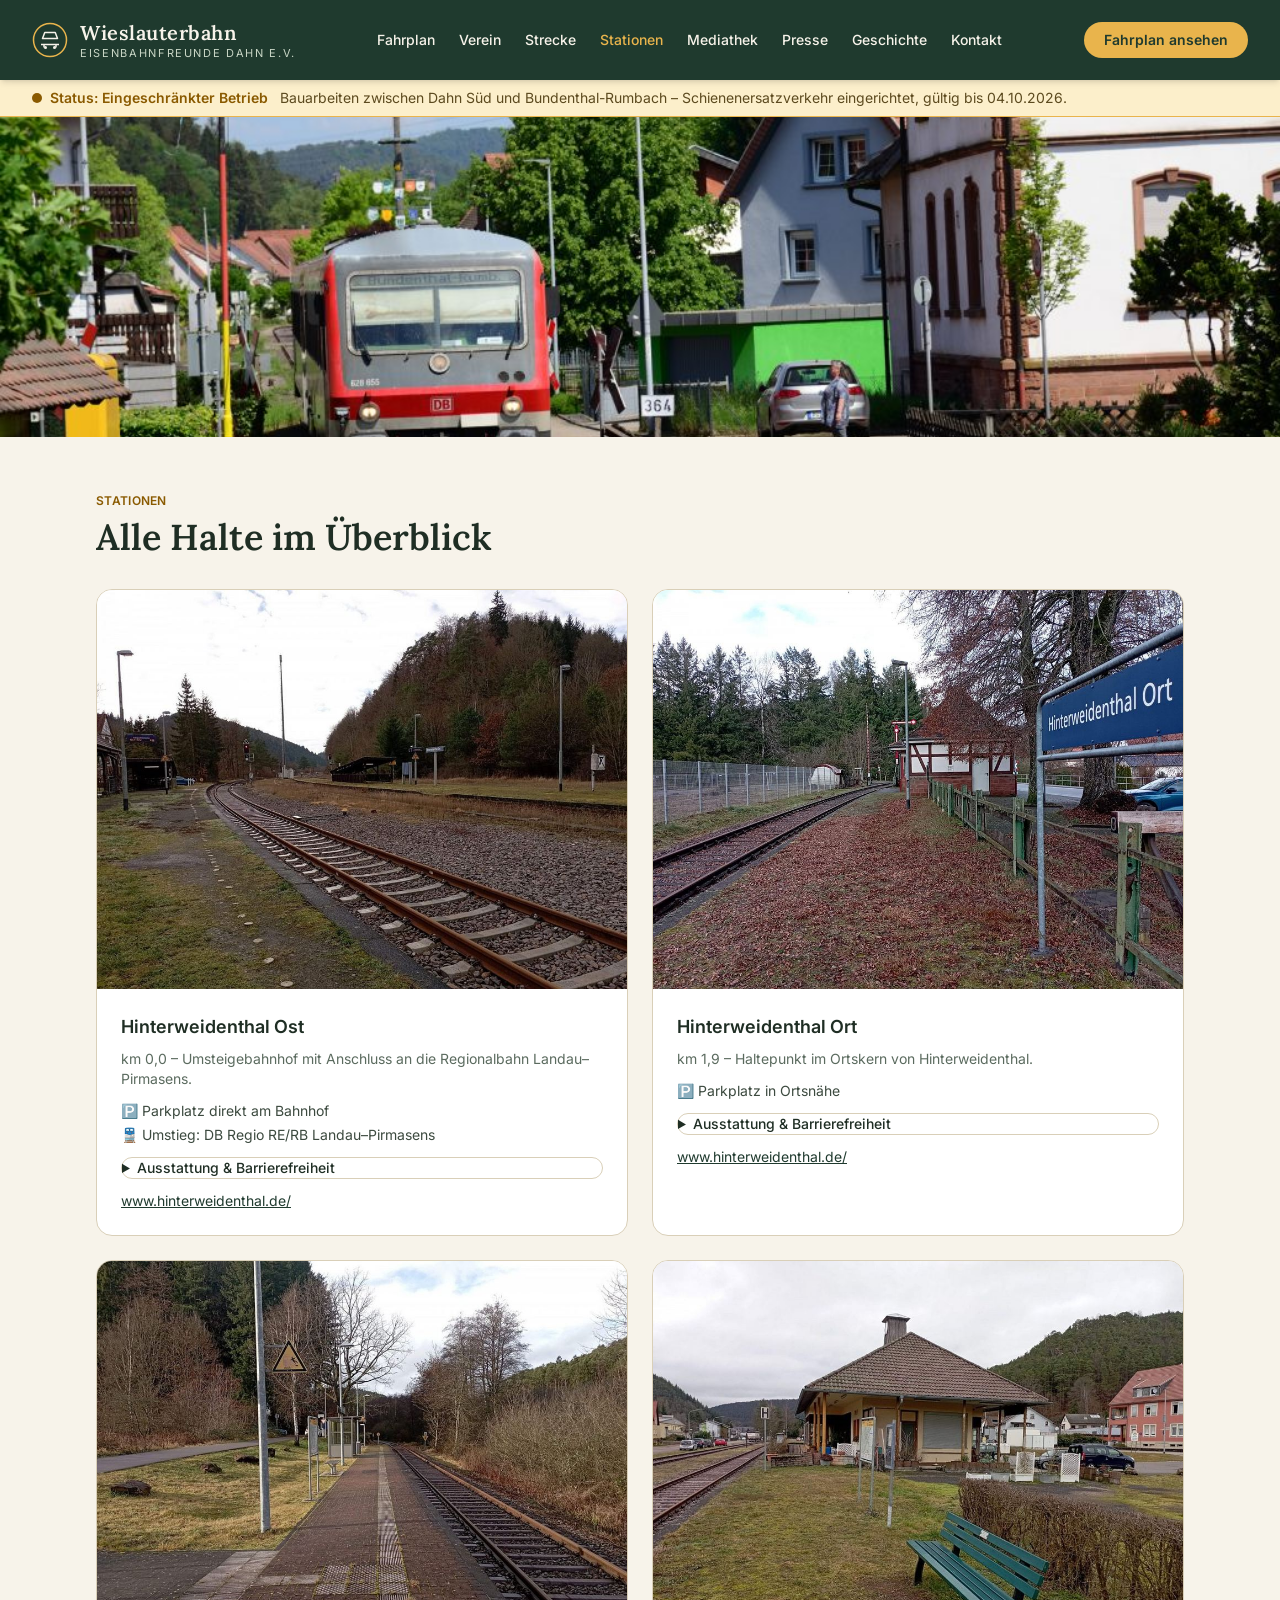
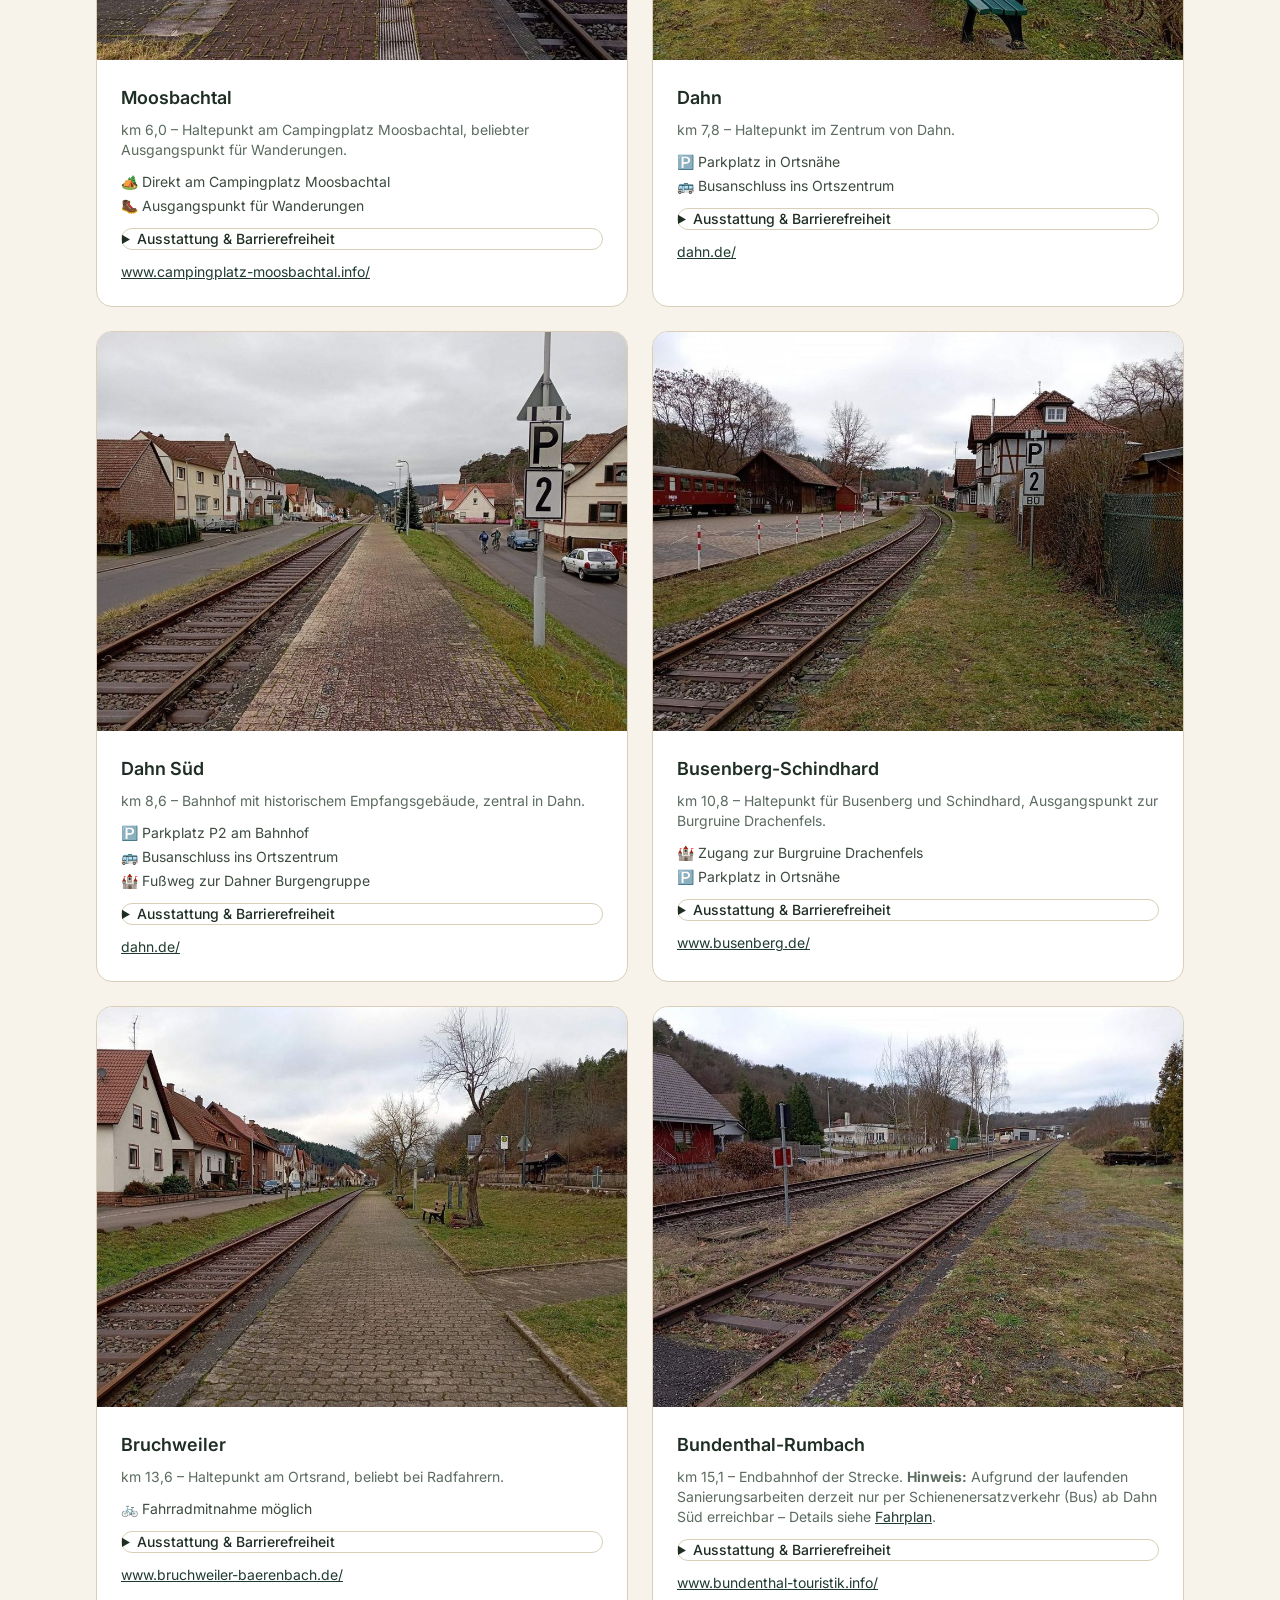
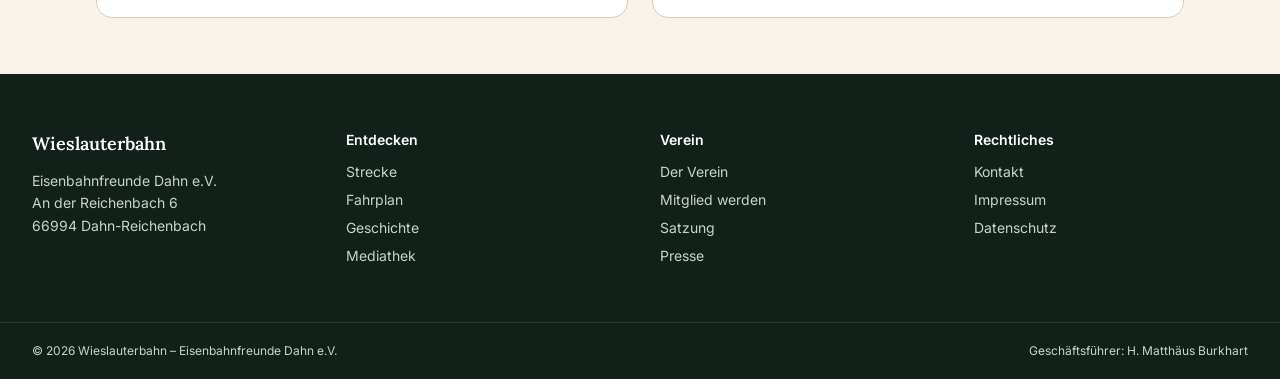
<file: stationen.html>
<!DOCTYPE html>
<html lang="de">
<head>
<meta charset="UTF-8">
<meta name="viewport" content="width=device-width, initial-scale=1.0">
<meta name="description" content="Alle Haltepunkte der Wieslauterbahn im Überblick – mit Infos zu Parkplätzen, Umstiegsmöglichkeiten und Ausflugszielen im Dahner Felsenland.">
<title>Stationen – Wieslauterbahn</title>
<link rel="icon" type="image/svg+xml" href="data:image/svg+xml,%3Csvg xmlns='http://www.w3.org/2000/svg' viewBox='0 0 48 48'%3E%3Ccircle cx='24' cy='24' r='23' fill='%231F3A2E'/%3E%3Cpath d='M12 30 h24 M16 30 v4 M32 30 v4 M14 22 h20 l-3-8 h-14 z' stroke='%23F7F3EA' stroke-width='2.5' fill='none' stroke-linejoin='round'/%3E%3Ccircle cx='18' cy='34' r='2' fill='%23F7F3EA'/%3E%3Ccircle cx='30' cy='34' r='2' fill='%23F7F3EA'/%3E%3C/svg%3E">
<link rel="stylesheet" href="styles.css">
<link rel="preconnect" href="https://fonts.googleapis.com">
<link href="https://fonts.googleapis.com/css2?family=Lora:ital,wght@0,400;0,600;1,400&family=Inter:wght@400;500;600;700&display=swap" rel="stylesheet">

</head>
<body class="bg-[#F7F3EA] text-[#1F2E24] antialiased">
<a href="#main" class="skip-link fixed -translate-y-full focus:translate-y-0 transition-transform bg-[#1F3A2E] text-white px-4 py-2 z-50 top-0 left-0">Zum Inhalt springen</a>

<header class="sticky top-0 z-40 bg-[#1F3A2E] text-[#F7F3EA] shadow-md">
  <div class="max-w-7xl mx-auto px-4 sm:px-6 lg:px-8">
    <div class="flex items-center justify-between h-20">
      <a href="index.html" class="flex items-center gap-3">
        <svg width="36" height="36" viewBox="0 0 48 48" fill="none" aria-hidden="true">
          <circle cx="24" cy="24" r="22" stroke="#E9B44C" stroke-width="2"/>
          <path d="M12 30 h24 M16 30 v4 M32 30 v4 M14 22 h20 l-3-8 h-14 z" stroke="#F7F3EA" stroke-width="2" fill="none" stroke-linejoin="round"/>
          <circle cx="18" cy="34" r="2" fill="#F7F3EA"/>
          <circle cx="30" cy="34" r="2" fill="#F7F3EA"/>
        </svg>
        <span class="leading-tight">
          <span class="block font-serif-brand text-xl font-semibold tracking-wide">Wieslauterbahn</span>
          <span class="block text-[11px] uppercase tracking-[0.15em] text-[#C9D6C6]">Eisenbahnfreunde Dahn e.V.</span>
        </span>
      </a>

      <nav class="hidden lg:flex items-center gap-6 text-sm font-medium" aria-label="Hauptnavigation">
        <a href="fahrplan.html" class="hover:text-[#E9B44C] transition-colors">Fahrplan</a>
        <a href="verein.html" class="hover:text-[#E9B44C] transition-colors">Verein</a>
        <a href="strecke.html" class="hover:text-[#E9B44C] transition-colors">Strecke</a>
        <a href="stationen.html" class="text-[#E9B44C]">Stationen</a>
        <a href="mediathek.html" class="hover:text-[#E9B44C] transition-colors">Mediathek</a>
        <a href="presse.html" class="hover:text-[#E9B44C] transition-colors">Presse</a>
        <a href="geschichte.html" class="hover:text-[#E9B44C] transition-colors">Geschichte</a>
        <a href="kontakt.html" class="hover:text-[#E9B44C] transition-colors">Kontakt</a>
      </nav>

      <div class="flex items-center gap-3">
        <a href="fahrplan.html" class="hidden sm:inline-flex items-center rounded-full bg-[#E9B44C] text-[#1F3A2E] px-5 py-2 text-sm font-semibold hover:bg-[#f0c46c] transition-colors">Fahrplan ansehen</a>
        <button id="menuBtn" class="lg:hidden p-2 rounded-md hover:bg-white/10" aria-label="Menü öffnen" aria-expanded="false">
          <svg width="24" height="24" viewBox="0 0 24 24" fill="none" stroke="currentColor" stroke-width="2"><path d="M4 6h16M4 12h16M4 18h16" stroke-linecap="round"/></svg>
        </button>
      </div>
    </div>
  </div>
  <nav id="mobileMenu" class="hidden lg:hidden bg-[#17291F] px-4 pb-4 text-sm" aria-label="Mobile Navigation">
    <a href="fahrplan.html" class="block py-2 border-b border-white/10 ">Fahrplan</a>
    <a href="verein.html" class="block py-2 border-b border-white/10 ">Verein</a>
    <a href="strecke.html" class="block py-2 border-b border-white/10 ">Strecke</a>
    <a href="stationen.html" class="block py-2 border-b border-white/10 text-[#E9B44C] font-semibold">Stationen</a>
    <a href="mediathek.html" class="block py-2 border-b border-white/10 ">Mediathek</a>
    <a href="presse.html" class="block py-2 border-b border-white/10 ">Presse</a>
    <a href="geschichte.html" class="block py-2 border-b border-white/10 ">Geschichte</a>
    <a href="kontakt.html" class="block py-2 border-b border-white/10 ">Kontakt</a>
  </nav>
</header>

<div id="statusBanner" class="bg-[#FCEFCB] border-b border-[#E9B44C]/50" role="status">
  <div class="max-w-7xl mx-auto px-4 sm:px-6 lg:px-8 py-2 flex flex-wrap items-center gap-3 text-sm">
    <span class="inline-flex items-center gap-2 font-semibold text-[#8A5A00]" id="statusKurzSpan">
      <svg width="10" height="10" viewBox="0 0 10 10" aria-hidden="true"><circle cx="5" cy="5" r="5" id="statusDot" fill="#E9A400"/></svg>
      <span id="statusKurztext">Status: Eingeschränkter Betrieb</span>
    </span>
    <span class="text-[#5c4a1f]" id="statusLangtext">Bauarbeiten zwischen Dahn Süd und Bundenthal-Rumbach – Schienenersatzverkehr eingerichtet, gültig bis 04.10.2026.</span>
  </div>
</div>
<script src="assets/status-daten.js"></script>
<script src="assets/status-render.js"></script>

<main id="main">

  <section class="relative">
    <div class="h-64 sm:h-80">
      <img src="assets/stationen.jpg" alt="Wieslauterbahn-Triebwagen an einem Bahnübergang in Bundenthal" class="w-full h-full object-cover">
    </div>
  </section>
  <section class="max-w-6xl mx-auto px-4 sm:px-6 lg:px-8 py-14">
    <p class="text-xs font-semibold uppercase tracking-wide text-[#8A5A00] mb-2">Stationen</p>
    <h1 class="font-serif-brand text-3xl sm:text-4xl font-semibold mb-8">Alle Halte im Überblick</h1>

    <div id="stationenGallerie" class="grid sm:grid-cols-2 gap-6">
      <div class="rounded-2xl border border-[#D9CFB8] overflow-hidden bg-white">
        <button type="button" class="gallery-trigger block w-full" data-index="0" aria-label="Fotos vergrößern: Hinterweidenthal Ost">
          <img src="assets/stationen/hinterweidenthal-ost.jpg" alt="Bahnsteig und Gleise am Haltepunkt Hinterweidenthal Ost" loading="lazy" class="w-full h-40 object-cover">
        </button>
        <div class="p-6">
        <h2 class="font-semibold text-lg mb-2">Hinterweidenthal Ost</h2>
        <p class="text-sm text-[#5b6b5f] mb-3">km 0,0 – Umsteigebahnhof mit Anschluss an die Regionalbahn Landau–Pirmasens.</p>
        <ul class="text-sm text-[#3c4a3f] space-y-1">
          <li><span aria-hidden="true">🅿️</span> Parkplatz direkt am Bahnhof</li>
          <li><span aria-hidden="true">🚆</span> Umstieg: DB Regio RE/RB Landau–Pirmasens</li>
        </ul>
        <details class="mt-3 rounded-xl border border-[#D9CFB8] p-3">
          <summary class="cursor-pointer text-sm font-medium">Ausstattung &amp; Barrierefreiheit</summary>
          <dl class="grid sm:grid-cols-2 gap-x-4 gap-y-1 text-sm mt-3 text-[#3c4a3f]">
            <dt class="text-[#6b7a6e]">Bahnsteighöhe</dt><dd>18 cm</dd>
            <dt class="text-[#6b7a6e]">Bahnsteiglänge</dt><dd>120 m</dd>
            <dt class="text-[#6b7a6e]">Stufenfreier Zugang</dt><dd>Teilweise</dd>
            <dt class="text-[#6b7a6e]">Dynamische Fahrgastinfo</dt><dd>Ja</dd>
            <dt class="text-[#6b7a6e]">ÖPNV-Anbindung</dt><dd>Nein</dd>
            <dt class="text-[#6b7a6e]">Fahrrad-Stellplätze</dt><dd>Nein</dd>
            <dt class="text-[#6b7a6e]">Toiletten</dt><dd>Nein</dd>
          </dl>
        </details>
        <p class="text-sm mt-3"><a href="https://www.hinterweidenthal.de/" target="_blank" rel="noopener" class="underline text-[#1F3A2E]">www.hinterweidenthal.de/</a></p>
        </div>
      </div>
      <div class="rounded-2xl border border-[#D9CFB8] overflow-hidden bg-white">
        <button type="button" class="gallery-trigger block w-full" data-index="1" aria-label="Fotos vergrößern: Hinterweidenthal Ort">
          <img src="assets/stationen/hinterweidenthal-ort.jpg" alt="Haltepunkt Hinterweidenthal Ort mit Stationsschild und Empfangsgebäude" loading="lazy" class="w-full h-40 object-cover">
        </button>
        <div class="p-6">
        <h2 class="font-semibold text-lg mb-2">Hinterweidenthal Ort</h2>
        <p class="text-sm text-[#5b6b5f] mb-3">km 1,9 – Haltepunkt im Ortskern von Hinterweidenthal.</p>
        <ul class="text-sm text-[#3c4a3f] space-y-1">
          <li><span aria-hidden="true">🅿️</span> Parkplatz in Ortsnähe</li>
        </ul>
        <details class="mt-3 rounded-xl border border-[#D9CFB8] p-3">
          <summary class="cursor-pointer text-sm font-medium">Ausstattung &amp; Barrierefreiheit</summary>
          <dl class="grid sm:grid-cols-2 gap-x-4 gap-y-1 text-sm mt-3 text-[#3c4a3f]">
            <dt class="text-[#6b7a6e]">Bahnsteighöhe</dt><dd>23 cm</dd>
            <dt class="text-[#6b7a6e]">Bahnsteiglänge</dt><dd>80 m</dd>
            <dt class="text-[#6b7a6e]">Stufenfreier Zugang</dt><dd>Ja</dd>
            <dt class="text-[#6b7a6e]">Dynamische Fahrgastinfo</dt><dd>Nein</dd>
            <dt class="text-[#6b7a6e]">ÖPNV-Anbindung</dt><dd>Nein</dd>
            <dt class="text-[#6b7a6e]">Fahrrad-Stellplätze</dt><dd>Nein</dd>
            <dt class="text-[#6b7a6e]">Toiletten</dt><dd>Nein</dd>
          </dl>
        </details>
        <p class="text-sm mt-3"><a href="https://www.hinterweidenthal.de/" target="_blank" rel="noopener" class="underline text-[#1F3A2E]">www.hinterweidenthal.de/</a></p>
        </div>
      </div>
      <div class="rounded-2xl border border-[#D9CFB8] overflow-hidden bg-white">
        <button type="button" class="gallery-trigger block w-full" data-index="2" aria-label="Fotos vergrößern: Moosbachtal">
          <img src="assets/stationen/moosbachtal.jpg" alt="Haltepunkt Moosbachtal mit Wartehäuschen und Gleisverlauf durchs Tal" loading="lazy" class="w-full h-40 object-cover">
        </button>
        <div class="p-6">
        <h2 class="font-semibold text-lg mb-2">Moosbachtal</h2>
        <p class="text-sm text-[#5b6b5f] mb-3">km 6,0 – Haltepunkt am Campingplatz Moosbachtal, beliebter Ausgangspunkt für Wanderungen.</p>
        <ul class="text-sm text-[#3c4a3f] space-y-1">
          <li><span aria-hidden="true">🏕️</span> Direkt am Campingplatz Moosbachtal</li>
          <li><span aria-hidden="true">🥾</span> Ausgangspunkt für Wanderungen</li>
        </ul>
        <details class="mt-3 rounded-xl border border-[#D9CFB8] p-3">
          <summary class="cursor-pointer text-sm font-medium">Ausstattung &amp; Barrierefreiheit</summary>
          <dl class="grid sm:grid-cols-2 gap-x-4 gap-y-1 text-sm mt-3 text-[#3c4a3f]">
            <dt class="text-[#6b7a6e]">Bahnsteighöhe</dt><dd>55 cm</dd>
            <dt class="text-[#6b7a6e]">Bahnsteiglänge</dt><dd>60 m</dd>
            <dt class="text-[#6b7a6e]">Stufenfreier Zugang</dt><dd>Ja</dd>
            <dt class="text-[#6b7a6e]">Dynamische Fahrgastinfo</dt><dd>Nein</dd>
            <dt class="text-[#6b7a6e]">ÖPNV-Anbindung</dt><dd>Nein</dd>
            <dt class="text-[#6b7a6e]">Fahrrad-Stellplätze</dt><dd>Nein</dd>
            <dt class="text-[#6b7a6e]">Toiletten</dt><dd>Nein</dd>
          </dl>
        </details>
        <p class="text-sm mt-3"><a href="https://www.campingplatz-moosbachtal.info/" target="_blank" rel="noopener" class="underline text-[#1F3A2E]">www.campingplatz-moosbachtal.info/</a></p>
        </div>
      </div>
      <div class="rounded-2xl border border-[#D9CFB8] overflow-hidden bg-white">
        <button type="button" class="gallery-trigger block w-full" data-index="3" aria-label="Fotos vergrößern: Dahn">
          <img src="assets/stationen/dahn.jpg" alt="Haltepunkt Dahn mit Gleis entlang der Ortsdurchfahrt" loading="lazy" class="w-full h-40 object-cover">
        </button>
        <div class="p-6">
        <h2 class="font-semibold text-lg mb-2">Dahn</h2>
        <p class="text-sm text-[#5b6b5f] mb-3">km 7,8 – Haltepunkt im Zentrum von Dahn.</p>
        <ul class="text-sm text-[#3c4a3f] space-y-1">
          <li><span aria-hidden="true">🅿️</span> Parkplatz in Ortsnähe</li>
          <li><span aria-hidden="true">🚌</span> Busanschluss ins Ortszentrum</li>
        </ul>
        <details class="mt-3 rounded-xl border border-[#D9CFB8] p-3">
          <summary class="cursor-pointer text-sm font-medium">Ausstattung &amp; Barrierefreiheit</summary>
          <dl class="grid sm:grid-cols-2 gap-x-4 gap-y-1 text-sm mt-3 text-[#3c4a3f]">
            <dt class="text-[#6b7a6e]">Bahnsteighöhe</dt><dd>23 + 10 cm</dd>
            <dt class="text-[#6b7a6e]">Bahnsteiglänge</dt><dd>60 + 70 m</dd>
            <dt class="text-[#6b7a6e]">Stufenfreier Zugang</dt><dd>Ja</dd>
            <dt class="text-[#6b7a6e]">Dynamische Fahrgastinfo</dt><dd>Nein</dd>
            <dt class="text-[#6b7a6e]">ÖPNV-Anbindung</dt><dd>Ja</dd>
            <dt class="text-[#6b7a6e]">Fahrrad-Stellplätze</dt><dd>Nein</dd>
            <dt class="text-[#6b7a6e]">Toiletten</dt><dd>Nein</dd>
          </dl>
        </details>
        <p class="text-sm mt-3"><a href="https://dahn.de/" target="_blank" rel="noopener" class="underline text-[#1F3A2E]">dahn.de/</a></p>
        </div>
      </div>
      <div class="rounded-2xl border border-[#D9CFB8] overflow-hidden bg-white">
        <button type="button" class="gallery-trigger block w-full" data-index="4" aria-label="Fotos vergrößern: Dahn Süd">
          <img src="assets/stationen/dahn-sued.jpg" alt="Bahnhof Dahn Süd mit Bahnsteig, Parkschild P2 und Ortsdurchfahrt" loading="lazy" class="w-full h-40 object-cover">
        </button>
        <div class="p-6">
        <h2 class="font-semibold text-lg mb-2">Dahn Süd</h2>
        <p class="text-sm text-[#5b6b5f] mb-3">km 8,6 – Bahnhof mit historischem Empfangsgebäude, zentral in Dahn.</p>
        <ul class="text-sm text-[#3c4a3f] space-y-1">
          <li><span aria-hidden="true">🅿️</span> Parkplatz P2 am Bahnhof</li>
          <li><span aria-hidden="true">🚌</span> Busanschluss ins Ortszentrum</li>
          <li><span aria-hidden="true">🏰</span> Fußweg zur Dahner Burgengruppe</li>
        </ul>
        <details class="mt-3 rounded-xl border border-[#D9CFB8] p-3">
          <summary class="cursor-pointer text-sm font-medium">Ausstattung &amp; Barrierefreiheit</summary>
          <dl class="grid sm:grid-cols-2 gap-x-4 gap-y-1 text-sm mt-3 text-[#3c4a3f]">
            <dt class="text-[#6b7a6e]">Bahnsteighöhe</dt><dd>38 cm</dd>
            <dt class="text-[#6b7a6e]">Bahnsteiglänge</dt><dd>60 m</dd>
            <dt class="text-[#6b7a6e]">Stufenfreier Zugang</dt><dd>Ja</dd>
            <dt class="text-[#6b7a6e]">Dynamische Fahrgastinfo</dt><dd>Nein</dd>
            <dt class="text-[#6b7a6e]">ÖPNV-Anbindung</dt><dd>Nein</dd>
            <dt class="text-[#6b7a6e]">Fahrrad-Stellplätze</dt><dd>Nein</dd>
            <dt class="text-[#6b7a6e]">Toiletten</dt><dd>Nein</dd>
          </dl>
        </details>
        <p class="text-sm mt-3"><a href="https://dahn.de/" target="_blank" rel="noopener" class="underline text-[#1F3A2E]">dahn.de/</a></p>
        </div>
      </div>
      <div class="rounded-2xl border border-[#D9CFB8] overflow-hidden bg-white">
        <button type="button" class="gallery-trigger block w-full" data-index="5" aria-label="Fotos vergrößern: Busenberg-Schindhard">
          <img src="assets/stationen/busenberg-schindhard.jpg" alt="Haltepunkt Busenberg-Schindhard mit historischem Wagen und Empfangsgebäude" loading="lazy" class="w-full h-40 object-cover">
        </button>
        <div class="p-6">
        <h2 class="font-semibold text-lg mb-2">Busenberg-Schindhard</h2>
        <p class="text-sm text-[#5b6b5f] mb-3">km 10,8 – Haltepunkt für Busenberg und Schindhard, Ausgangspunkt zur Burgruine Drachenfels.</p>
        <ul class="text-sm text-[#3c4a3f] space-y-1">
          <li><span aria-hidden="true">🏰</span> Zugang zur Burgruine Drachenfels</li>
          <li><span aria-hidden="true">🅿️</span> Parkplatz in Ortsnähe</li>
        </ul>
        <details class="mt-3 rounded-xl border border-[#D9CFB8] p-3">
          <summary class="cursor-pointer text-sm font-medium">Ausstattung &amp; Barrierefreiheit</summary>
          <dl class="grid sm:grid-cols-2 gap-x-4 gap-y-1 text-sm mt-3 text-[#3c4a3f]">
            <dt class="text-[#6b7a6e]">Bahnsteighöhe</dt><dd>23 cm</dd>
            <dt class="text-[#6b7a6e]">Bahnsteiglänge</dt><dd>100 m</dd>
            <dt class="text-[#6b7a6e]">Stufenfreier Zugang</dt><dd>Ja</dd>
            <dt class="text-[#6b7a6e]">Dynamische Fahrgastinfo</dt><dd>Nein</dd>
            <dt class="text-[#6b7a6e]">ÖPNV-Anbindung</dt><dd>Ja</dd>
            <dt class="text-[#6b7a6e]">Fahrrad-Stellplätze</dt><dd>Nein</dd>
            <dt class="text-[#6b7a6e]">Toiletten</dt><dd>Nein</dd>
          </dl>
        </details>
        <p class="text-sm mt-3"><a href="https://www.busenberg.de/" target="_blank" rel="noopener" class="underline text-[#1F3A2E]">www.busenberg.de/</a></p>
        </div>
      </div>
      <div class="rounded-2xl border border-[#D9CFB8] overflow-hidden bg-white">
        <button type="button" class="gallery-trigger block w-full" data-index="6" aria-label="Fotos vergrößern: Bruchweiler">
          <img src="assets/stationen/bruchweiler-baerenbach.jpg" alt="Bahnsteig Bruchweiler-Bärenbach mit Gleisverlauf durch den Ort" loading="lazy" class="w-full h-40 object-cover">
        </button>
        <div class="p-6">
        <h2 class="font-semibold text-lg mb-2">Bruchweiler</h2>
        <p class="text-sm text-[#5b6b5f] mb-3">km 13,6 – Haltepunkt am Ortsrand, beliebt bei Radfahrern.</p>
        <ul class="text-sm text-[#3c4a3f] space-y-1">
          <li><span aria-hidden="true">🚲</span> Fahrradmitnahme möglich</li>
        </ul>
        <details class="mt-3 rounded-xl border border-[#D9CFB8] p-3">
          <summary class="cursor-pointer text-sm font-medium">Ausstattung &amp; Barrierefreiheit</summary>
          <dl class="grid sm:grid-cols-2 gap-x-4 gap-y-1 text-sm mt-3 text-[#3c4a3f]">
            <dt class="text-[#6b7a6e]">Bahnsteighöhe</dt><dd>23 cm</dd>
            <dt class="text-[#6b7a6e]">Bahnsteiglänge</dt><dd>100 m</dd>
            <dt class="text-[#6b7a6e]">Stufenfreier Zugang</dt><dd>Ja</dd>
            <dt class="text-[#6b7a6e]">Dynamische Fahrgastinfo</dt><dd>Nein</dd>
            <dt class="text-[#6b7a6e]">ÖPNV-Anbindung</dt><dd>Ja</dd>
            <dt class="text-[#6b7a6e]">Fahrrad-Stellplätze</dt><dd>Nein</dd>
            <dt class="text-[#6b7a6e]">Toiletten</dt><dd>Nein</dd>
          </dl>
          <p class="text-xs text-[#6b7a6e] mt-2">Offizieller Name lt. Bahn: „Bruchweiler-Bärenbach".</p>
        </details>
        <p class="text-sm mt-3"><a href="https://www.bruchweiler-baerenbach.de/" target="_blank" rel="noopener" class="underline text-[#1F3A2E]">www.bruchweiler-baerenbach.de/</a></p>
        </div>
      </div>
      <div class="rounded-2xl border border-[#D9CFB8] overflow-hidden bg-white">
        <button type="button" class="gallery-trigger block w-full" data-index="7" aria-label="Fotos vergrößern: Bundenthal-Rumbach">
          <img src="assets/stationen/bundenthal-rumbach.jpg" alt="Gleisanlage am Endbahnhof Bundenthal-Rumbach" loading="lazy" class="w-full h-40 object-cover">
        </button>
        <div class="p-6">
        <h2 class="font-semibold text-lg mb-2">Bundenthal-Rumbach</h2>
        <p class="text-sm text-[#5b6b5f] mb-3">
          km 15,1 – Endbahnhof der Strecke. <strong>Hinweis:</strong> Aufgrund der laufenden Sanierungsarbeiten derzeit nur per
          Schienenersatzverkehr (Bus) ab Dahn Süd erreichbar – Details siehe
          <a href="fahrplan.html" class="underline text-[#1F3A2E]">Fahrplan</a>.
        </p>
        <details class="mt-3 rounded-xl border border-[#D9CFB8] p-3">
          <summary class="cursor-pointer text-sm font-medium">Ausstattung &amp; Barrierefreiheit</summary>
          <dl class="grid sm:grid-cols-2 gap-x-4 gap-y-1 text-sm mt-3 text-[#3c4a3f]">
            <dt class="text-[#6b7a6e]">Bahnsteighöhe</dt><dd>23 cm</dd>
            <dt class="text-[#6b7a6e]">Bahnsteiglänge</dt><dd>220 m</dd>
            <dt class="text-[#6b7a6e]">Stufenfreier Zugang</dt><dd>Ja</dd>
            <dt class="text-[#6b7a6e]">Dynamische Fahrgastinfo</dt><dd>Nein</dd>
            <dt class="text-[#6b7a6e]">ÖPNV-Anbindung</dt><dd>Ja</dd>
            <dt class="text-[#6b7a6e]">Fahrrad-Stellplätze</dt><dd>Nein</dd>
            <dt class="text-[#6b7a6e]">Toiletten</dt><dd>Nein</dd>
          </dl>
        </details>
        <p class="text-sm mt-3"><a href="http://www.bundenthal-touristik.info/" target="_blank" rel="noopener" class="underline text-[#1F3A2E]">www.bundenthal-touristik.info/</a></p>
        </div>
      </div>
    </div>

    <div id="lightbox" class="lightbox" hidden>
      <div class="lightbox-backdrop" data-lightbox-close></div>
      <div class="lightbox-dialog" role="dialog" aria-modal="true" aria-labelledby="lightboxCaption">
        <button type="button" class="lightbox-close" data-lightbox-close aria-label="Bildansicht schließen">✕</button>
        <div class="lightbox-image-wrap">
          <button type="button" class="lightbox-prev" id="lightboxPrev" aria-label="Vorheriges Bild" hidden>‹</button>
          <img id="lightboxImg" alt="" class="lightbox-img">
          <button type="button" class="lightbox-next" id="lightboxNext" aria-label="Nächstes Bild" hidden>›</button>
        </div>
        <p id="lightboxCaption" class="lightbox-caption"></p>
        <p id="lightboxZaehler" class="lightbox-zaehler"></p>
      </div>
    </div>
  </section>

  <script src="assets/galerie-lightbox.js"></script>
  <script src="assets/stationen-daten.js"></script>
  <script src="assets/stationen-render.js"></script>

</main>
<footer class="bg-[#12201A] text-[#C9D6C6]">
  <div class="max-w-7xl mx-auto px-4 sm:px-6 lg:px-8 py-14 grid sm:grid-cols-2 lg:grid-cols-4 gap-10 text-sm">
    <div>
      <p class="font-serif-brand text-lg text-white font-semibold mb-3">Wieslauterbahn</p>
      <p class="leading-relaxed">Eisenbahnfreunde Dahn e.V.<br>An der Reichenbach 6<br>66994 Dahn-Reichenbach</p>
    </div>
    <div>
      <p class="font-semibold text-white mb-3">Entdecken</p>
      <ul class="space-y-2">
        <li><a href="strecke.html" class="hover:text-white">Strecke</a></li>
        <li><a href="fahrplan.html" class="hover:text-white">Fahrplan</a></li>
        <li><a href="geschichte.html" class="hover:text-white">Geschichte</a></li>
        <li><a href="mediathek.html" class="hover:text-white">Mediathek</a></li>
      </ul>
    </div>
    <div>
      <p class="font-semibold text-white mb-3">Verein</p>
      <ul class="space-y-2">
        <li><a href="verein.html" class="hover:text-white">Der Verein</a></li>
        <li><a href="verein.html#mitglied" class="hover:text-white">Mitglied werden</a></li>
        <li><a href="verein.html#satzung" class="hover:text-white">Satzung</a></li>
        <li><a href="presse.html" class="hover:text-white">Presse</a></li>
      </ul>
    </div>
    <div>
      <p class="font-semibold text-white mb-3">Rechtliches</p>
      <ul class="space-y-2">
        <li><a href="kontakt.html" class="hover:text-white">Kontakt</a></li>
        <li><a href="kontakt.html#impressum" class="hover:text-white">Impressum</a></li>
        <li><a href="kontakt.html#datenschutz" class="hover:text-white">Datenschutz</a></li>
      </ul>
    </div>
  </div>
  <div class="border-t border-white/10">
    <div class="max-w-7xl mx-auto px-4 sm:px-6 lg:px-8 py-5 text-xs flex flex-wrap justify-between gap-2">
      <span>© 2026 Wieslauterbahn – Eisenbahnfreunde Dahn e.V.</span>
      <span>Geschäftsführer: H. Matthäus Burkhart</span>
    </div>
  </div>
</footer>

<script>
  var menuBtn = document.getElementById('menuBtn');
  if (menuBtn) {
    menuBtn.addEventListener('click', function () {
      var menu = document.getElementById('mobileMenu');
      var expanded = this.getAttribute('aria-expanded') === 'true';
      this.setAttribute('aria-expanded', String(!expanded));
      menu.classList.toggle('hidden');
    });
  }
</script>

</body>
</html>
</file>
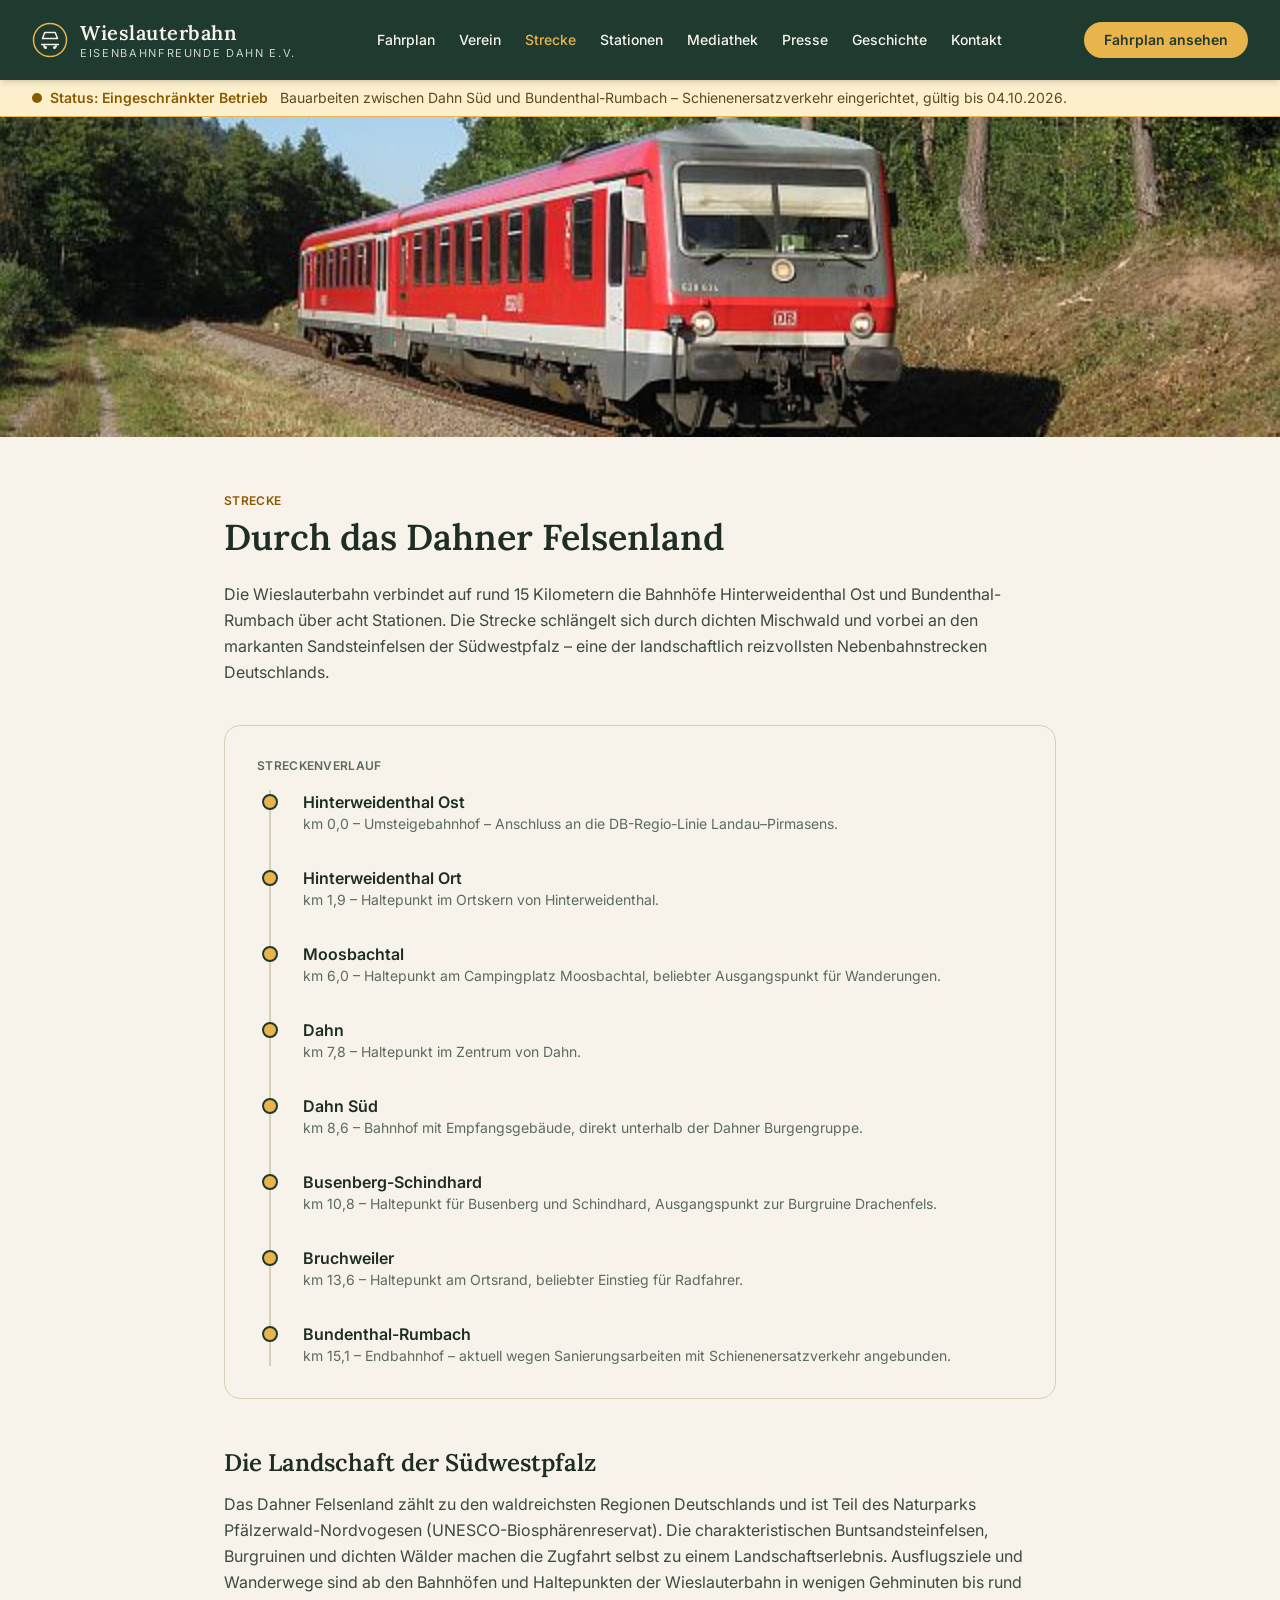
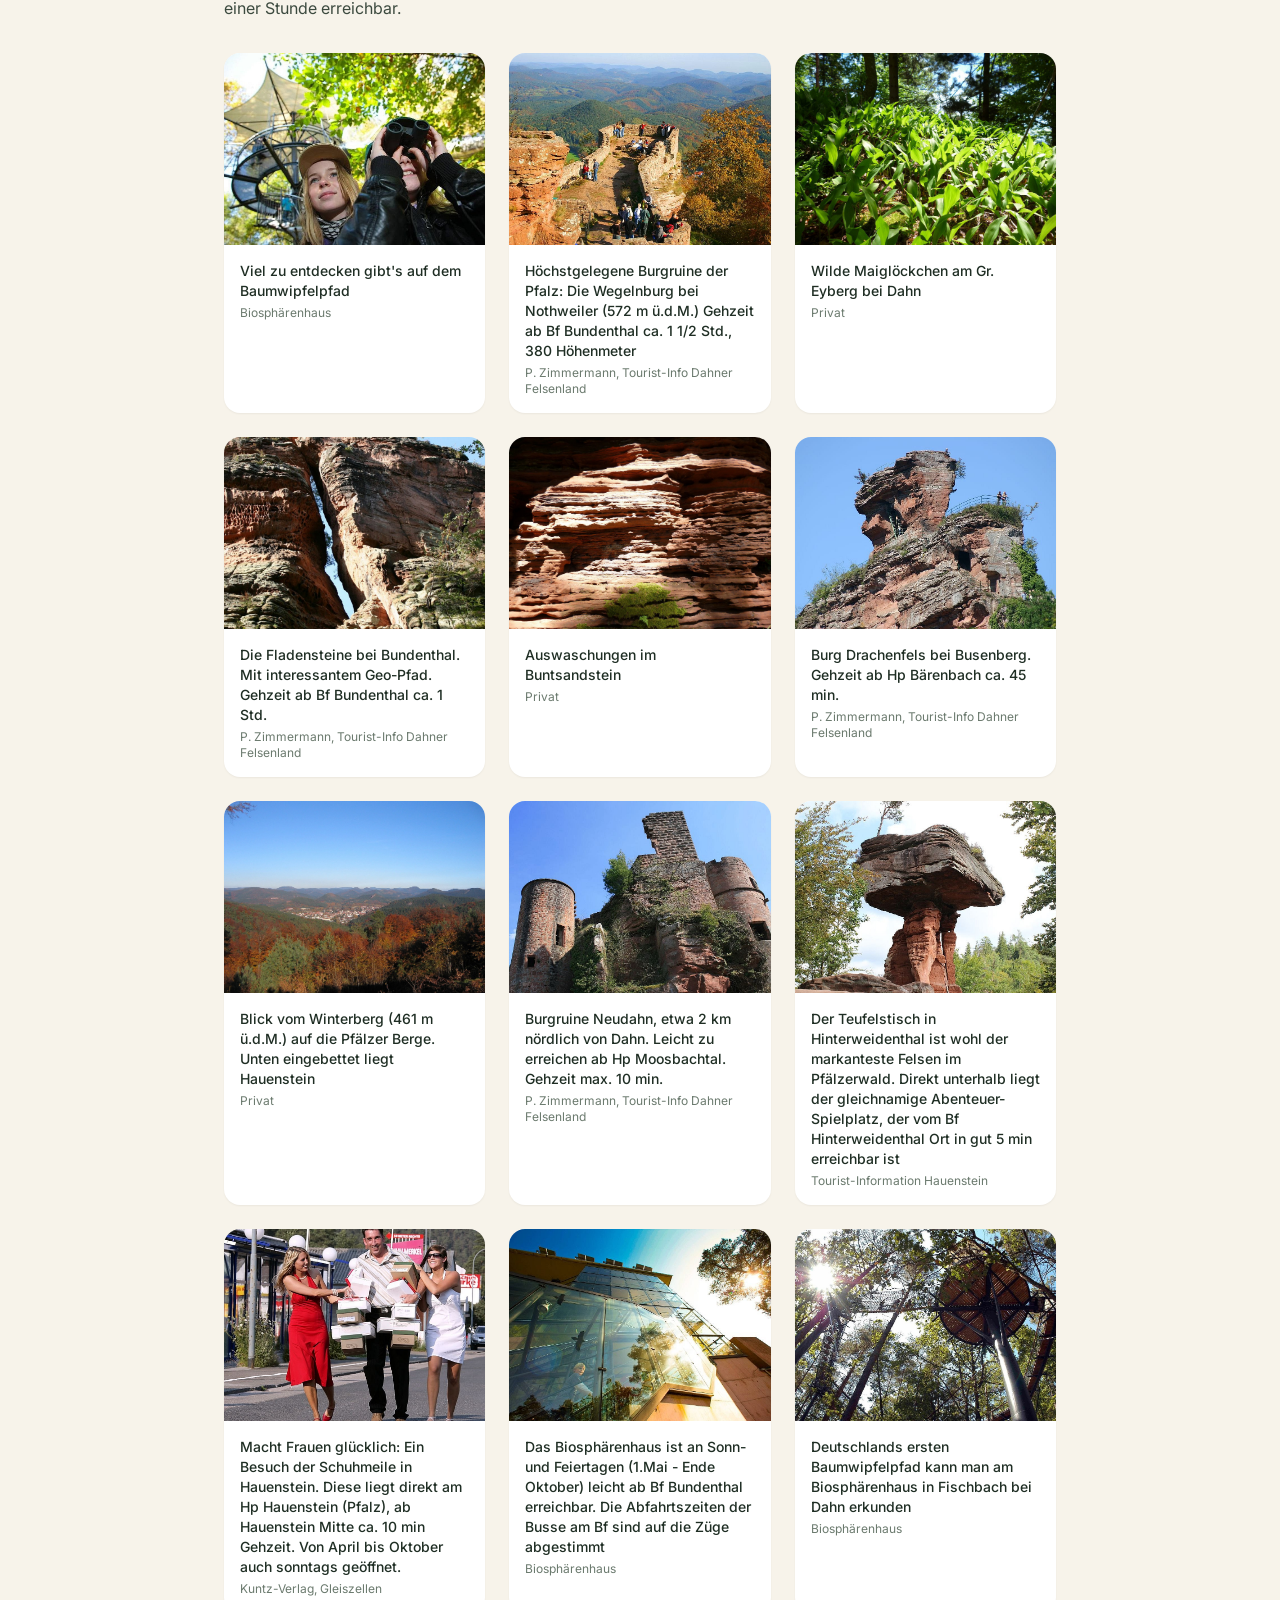
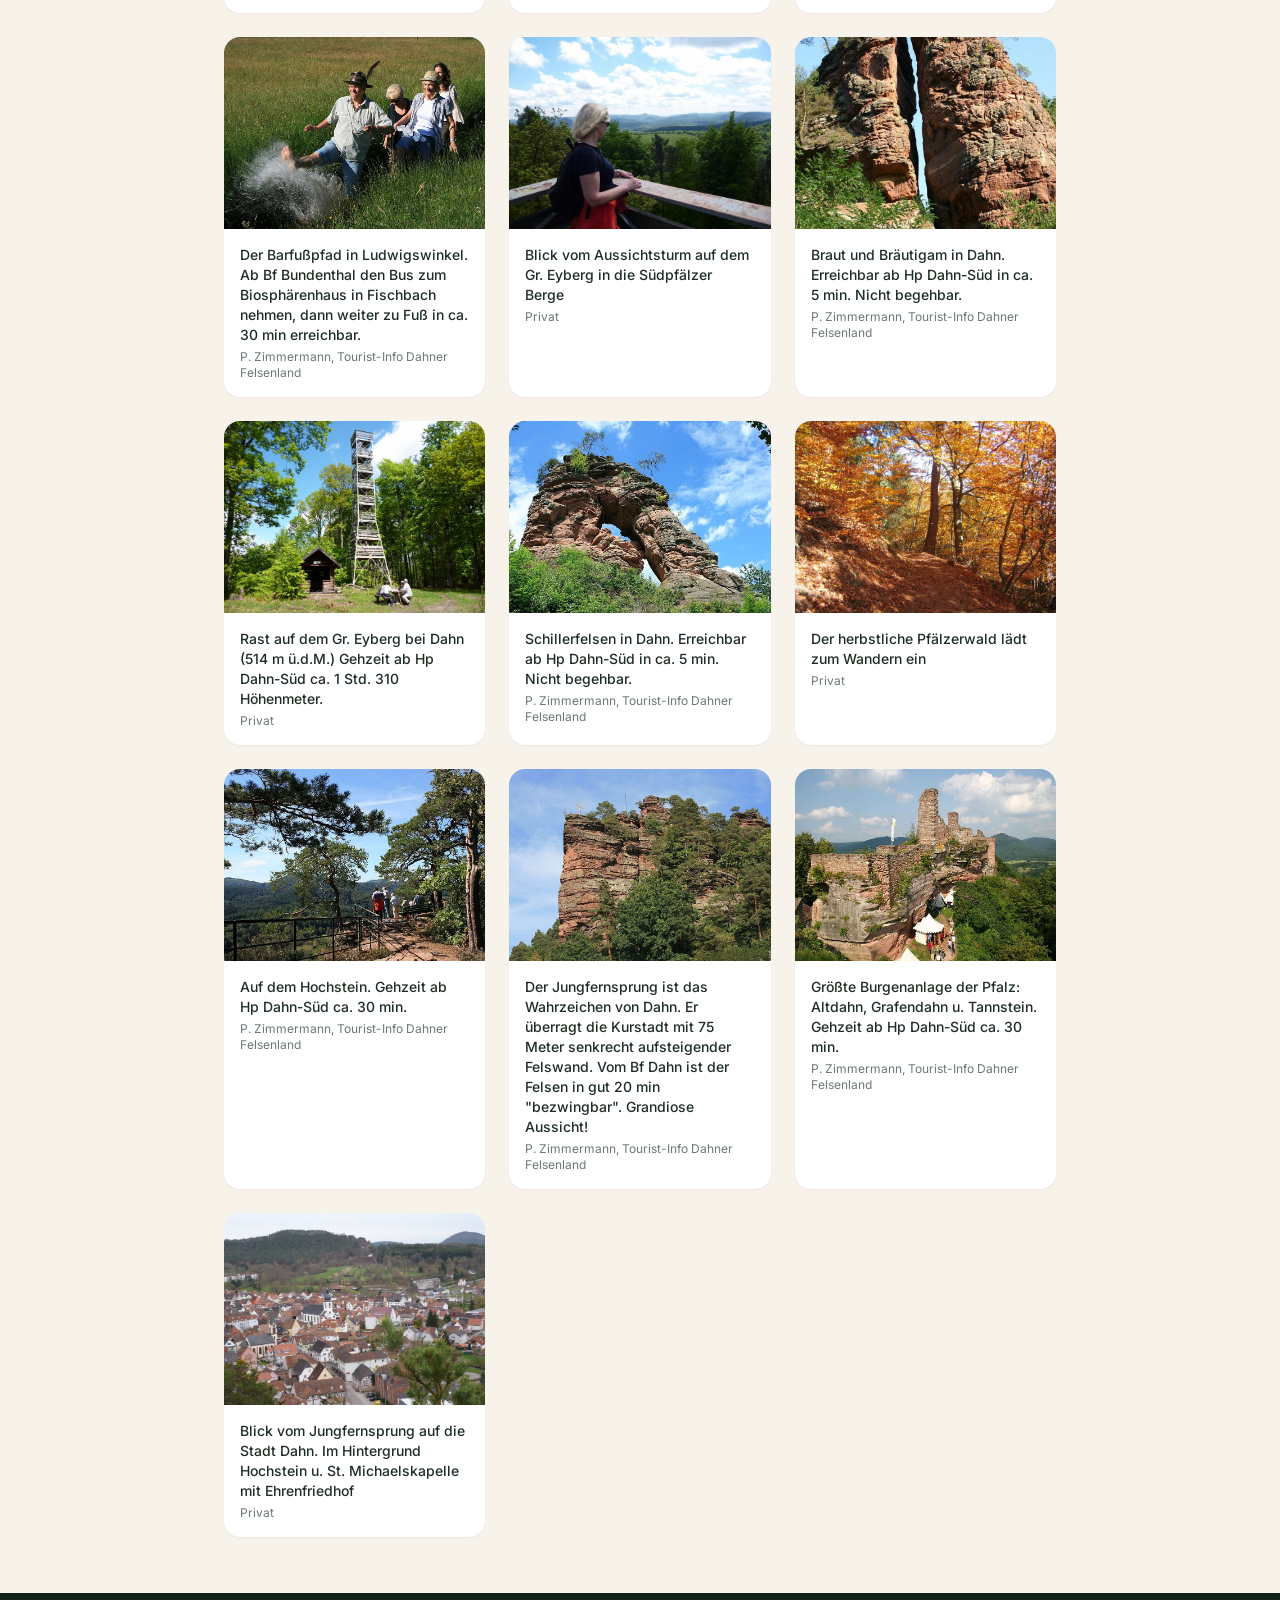
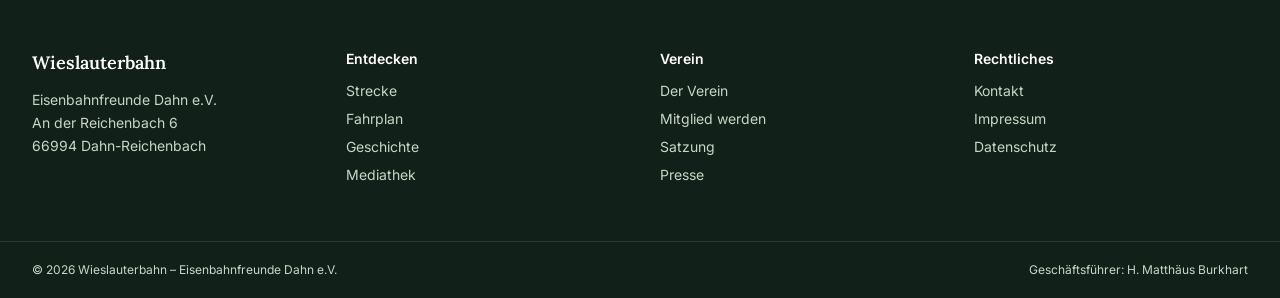
<file: strecke.html>
<!DOCTYPE html>
<html lang="de">
<head>
<meta charset="UTF-8">
<meta name="viewport" content="width=device-width, initial-scale=1.0">
<meta name="description" content="Die Streckenführung der Wieslauterbahn durch das Dahner Felsenland: von Hinterweidenthal Ost über Dahn Süd bis Bundenthal-Rumbach.">
<title>Strecke – Wieslauterbahn</title>
<link rel="icon" type="image/svg+xml" href="data:image/svg+xml,%3Csvg xmlns='http://www.w3.org/2000/svg' viewBox='0 0 48 48'%3E%3Ccircle cx='24' cy='24' r='23' fill='%231F3A2E'/%3E%3Cpath d='M12 30 h24 M16 30 v4 M32 30 v4 M14 22 h20 l-3-8 h-14 z' stroke='%23F7F3EA' stroke-width='2.5' fill='none' stroke-linejoin='round'/%3E%3Ccircle cx='18' cy='34' r='2' fill='%23F7F3EA'/%3E%3Ccircle cx='30' cy='34' r='2' fill='%23F7F3EA'/%3E%3C/svg%3E">
<link rel="stylesheet" href="styles.css">
<link rel="preconnect" href="https://fonts.googleapis.com">
<link href="https://fonts.googleapis.com/css2?family=Lora:ital,wght@0,400;0,600;1,400&family=Inter:wght@400;500;600;700&display=swap" rel="stylesheet">

</head>
<body class="bg-[#F7F3EA] text-[#1F2E24] antialiased">
<a href="#main" class="skip-link fixed -translate-y-full focus:translate-y-0 transition-transform bg-[#1F3A2E] text-white px-4 py-2 z-50 top-0 left-0">Zum Inhalt springen</a>

<header class="sticky top-0 z-40 bg-[#1F3A2E] text-[#F7F3EA] shadow-md">
  <div class="max-w-7xl mx-auto px-4 sm:px-6 lg:px-8">
    <div class="flex items-center justify-between h-20">
      <a href="index.html" class="flex items-center gap-3">
        <svg width="36" height="36" viewBox="0 0 48 48" fill="none" aria-hidden="true">
          <circle cx="24" cy="24" r="22" stroke="#E9B44C" stroke-width="2"/>
          <path d="M12 30 h24 M16 30 v4 M32 30 v4 M14 22 h20 l-3-8 h-14 z" stroke="#F7F3EA" stroke-width="2" fill="none" stroke-linejoin="round"/>
          <circle cx="18" cy="34" r="2" fill="#F7F3EA"/>
          <circle cx="30" cy="34" r="2" fill="#F7F3EA"/>
        </svg>
        <span class="leading-tight">
          <span class="block font-serif-brand text-xl font-semibold tracking-wide">Wieslauterbahn</span>
          <span class="block text-[11px] uppercase tracking-[0.15em] text-[#C9D6C6]">Eisenbahnfreunde Dahn e.V.</span>
        </span>
      </a>

      <nav class="hidden lg:flex items-center gap-6 text-sm font-medium" aria-label="Hauptnavigation">
        <a href="fahrplan.html" class="hover:text-[#E9B44C] transition-colors">Fahrplan</a>
        <a href="verein.html" class="hover:text-[#E9B44C] transition-colors">Verein</a>
        <a href="strecke.html" class="text-[#E9B44C]">Strecke</a>
        <a href="stationen.html" class="hover:text-[#E9B44C] transition-colors">Stationen</a>
        <a href="mediathek.html" class="hover:text-[#E9B44C] transition-colors">Mediathek</a>
        <a href="presse.html" class="hover:text-[#E9B44C] transition-colors">Presse</a>
        <a href="geschichte.html" class="hover:text-[#E9B44C] transition-colors">Geschichte</a>
        <a href="kontakt.html" class="hover:text-[#E9B44C] transition-colors">Kontakt</a>
      </nav>

      <div class="flex items-center gap-3">
        <a href="fahrplan.html" class="hidden sm:inline-flex items-center rounded-full bg-[#E9B44C] text-[#1F3A2E] px-5 py-2 text-sm font-semibold hover:bg-[#f0c46c] transition-colors">Fahrplan ansehen</a>
        <button id="menuBtn" class="lg:hidden p-2 rounded-md hover:bg-white/10" aria-label="Menü öffnen" aria-expanded="false">
          <svg width="24" height="24" viewBox="0 0 24 24" fill="none" stroke="currentColor" stroke-width="2"><path d="M4 6h16M4 12h16M4 18h16" stroke-linecap="round"/></svg>
        </button>
      </div>
    </div>
  </div>
  <nav id="mobileMenu" class="hidden lg:hidden bg-[#17291F] px-4 pb-4 text-sm" aria-label="Mobile Navigation">
    <a href="fahrplan.html" class="block py-2 border-b border-white/10 ">Fahrplan</a>
    <a href="verein.html" class="block py-2 border-b border-white/10 ">Verein</a>
    <a href="strecke.html" class="block py-2 border-b border-white/10 text-[#E9B44C] font-semibold">Strecke</a>
    <a href="stationen.html" class="block py-2 border-b border-white/10 ">Stationen</a>
    <a href="mediathek.html" class="block py-2 border-b border-white/10 ">Mediathek</a>
    <a href="presse.html" class="block py-2 border-b border-white/10 ">Presse</a>
    <a href="geschichte.html" class="block py-2 border-b border-white/10 ">Geschichte</a>
    <a href="kontakt.html" class="block py-2 border-b border-white/10 ">Kontakt</a>
  </nav>
</header>

<div id="statusBanner" class="bg-[#FCEFCB] border-b border-[#E9B44C]/50" role="status">
  <div class="max-w-7xl mx-auto px-4 sm:px-6 lg:px-8 py-2 flex flex-wrap items-center gap-3 text-sm">
    <span class="inline-flex items-center gap-2 font-semibold text-[#8A5A00]" id="statusKurzSpan">
      <svg width="10" height="10" viewBox="0 0 10 10" aria-hidden="true"><circle cx="5" cy="5" r="5" id="statusDot" fill="#E9A400"/></svg>
      <span id="statusKurztext">Status: Eingeschränkter Betrieb</span>
    </span>
    <span class="text-[#5c4a1f]" id="statusLangtext">Bauarbeiten zwischen Dahn Süd und Bundenthal-Rumbach – Schienenersatzverkehr eingerichtet, gültig bis 04.10.2026.</span>
  </div>
</div>
<script src="assets/status-daten.js"></script>
<script src="assets/status-render.js"></script>

<main id="main">

  <section class="relative">
    <div class="h-64 sm:h-80">
      <img src="assets/strecke.jpg" alt="Die Wieslauterbahn-Strecke führt durch dichten Mischwald im Dahner Felsenland" class="w-full h-full object-cover">
    </div>
  </section>
  <section class="max-w-4xl mx-auto px-4 sm:px-6 lg:px-8 py-14">
    <p class="text-xs font-semibold uppercase tracking-wide text-[#8A5A00] mb-2">Strecke</p>
    <h1 class="font-serif-brand text-3xl sm:text-4xl font-semibold mb-6">Durch das Dahner Felsenland</h1>
    <p class="text-[#3c4a3f] leading-relaxed mb-6">
      Die Wieslauterbahn verbindet auf rund 15 Kilometern die Bahnhöfe Hinterweidenthal Ost und
      Bundenthal-Rumbach über acht Stationen. Die Strecke schlängelt sich durch dichten Mischwald und vorbei an den markanten
      Sandsteinfelsen der Südwestpfalz – eine der landschaftlich reizvollsten Nebenbahnstrecken Deutschlands.
    </p>

    <div class="rounded-2xl border border-[#D9CFB8] p-6 sm:p-8 my-10">
      <p class="text-xs font-semibold uppercase tracking-wide text-[#5b6b5f] mb-4">Streckenverlauf</p>
      <ol class="relative border-l-2 border-[#D9CFB8] ml-3 space-y-8">
        <li class="relative pl-8">
          <span class="absolute -left-[9px] top-1 h-4 w-4 rounded-full border-2 border-[#1F3A2E] bg-[#E9B44C]" aria-hidden="true"></span>
          <p class="font-semibold">Hinterweidenthal Ost</p>
          <p class="text-sm text-[#5b6b5f]">km 0,0 – Umsteigebahnhof – Anschluss an die DB-Regio-Linie Landau–Pirmasens.</p>
        </li>
        <li class="relative pl-8">
          <span class="absolute -left-[9px] top-1 h-4 w-4 rounded-full border-2 border-[#1F3A2E] bg-[#E9B44C]" aria-hidden="true"></span>
          <p class="font-semibold">Hinterweidenthal Ort</p>
          <p class="text-sm text-[#5b6b5f]">km 1,9 – Haltepunkt im Ortskern von Hinterweidenthal.</p>
        </li>
        <li class="relative pl-8">
          <span class="absolute -left-[9px] top-1 h-4 w-4 rounded-full border-2 border-[#1F3A2E] bg-[#E9B44C]" aria-hidden="true"></span>
          <p class="font-semibold">Moosbachtal</p>
          <p class="text-sm text-[#5b6b5f]">km 6,0 – Haltepunkt am Campingplatz Moosbachtal, beliebter Ausgangspunkt für Wanderungen.</p>
        </li>
        <li class="relative pl-8">
          <span class="absolute -left-[9px] top-1 h-4 w-4 rounded-full border-2 border-[#1F3A2E] bg-[#E9B44C]" aria-hidden="true"></span>
          <p class="font-semibold">Dahn</p>
          <p class="text-sm text-[#5b6b5f]">km 7,8 – Haltepunkt im Zentrum von Dahn.</p>
        </li>
        <li class="relative pl-8">
          <span class="absolute -left-[9px] top-1 h-4 w-4 rounded-full border-2 border-[#1F3A2E] bg-[#E9B44C]" aria-hidden="true"></span>
          <p class="font-semibold">Dahn Süd</p>
          <p class="text-sm text-[#5b6b5f]">km 8,6 – Bahnhof mit Empfangsgebäude, direkt unterhalb der Dahner Burgengruppe.</p>
        </li>
        <li class="relative pl-8">
          <span class="absolute -left-[9px] top-1 h-4 w-4 rounded-full border-2 border-[#1F3A2E] bg-[#E9B44C]" aria-hidden="true"></span>
          <p class="font-semibold">Busenberg-Schindhard</p>
          <p class="text-sm text-[#5b6b5f]">km 10,8 – Haltepunkt für Busenberg und Schindhard, Ausgangspunkt zur Burgruine Drachenfels.</p>
        </li>
        <li class="relative pl-8">
          <span class="absolute -left-[9px] top-1 h-4 w-4 rounded-full border-2 border-[#1F3A2E] bg-[#E9B44C]" aria-hidden="true"></span>
          <p class="font-semibold">Bruchweiler</p>
          <p class="text-sm text-[#5b6b5f]">km 13,6 – Haltepunkt am Ortsrand, beliebter Einstieg für Radfahrer.</p>
        </li>
        <li class="relative pl-8">
          <span class="absolute -left-[9px] top-1 h-4 w-4 rounded-full border-2 border-[#1F3A2E] bg-[#E9B44C]" aria-hidden="true"></span>
          <p class="font-semibold">Bundenthal-Rumbach</p>
          <p class="text-sm text-[#5b6b5f]">km 15,1 – Endbahnhof – aktuell wegen Sanierungsarbeiten mit Schienenersatzverkehr angebunden.</p>
        </li>
      </ol>
    </div>

    <h2 class="font-serif-brand text-2xl font-semibold mb-3 mt-12">Die Landschaft der Südwestpfalz</h2>
    <p class="text-[#3c4a3f] leading-relaxed">
      Das Dahner Felsenland zählt zu den waldreichsten Regionen Deutschlands und ist Teil des Naturparks
      Pfälzerwald-Nordvogesen (UNESCO-Biosphärenreservat). Die charakteristischen Buntsandsteinfelsen,
      Burgruinen und dichten Wälder machen die Zugfahrt selbst zu einem Landschaftserlebnis. Ausflugsziele
      und Wanderwege sind ab den Bahnhöfen und Haltepunkten der Wieslauterbahn in wenigen Gehminuten bis
      rund einer Stunde erreichbar.
    </p>

    <div id="landschaftGallery" class="grid sm:grid-cols-2 lg:grid-cols-3 gap-6 mt-8">
      <!-- Wird automatisch aus assets/landschaft-daten.js befüllt (siehe landschaft-render.js). -->
    </div>

    <div id="lightbox" class="lightbox" hidden>
      <div class="lightbox-backdrop" data-lightbox-close></div>
      <div class="lightbox-dialog" role="dialog" aria-modal="true" aria-labelledby="lightboxCaption">
        <button type="button" class="lightbox-close" data-lightbox-close aria-label="Bildansicht schließen">✕</button>
        <div class="lightbox-image-wrap">
          <button type="button" class="lightbox-prev" id="lightboxPrev" aria-label="Vorheriges Bild" hidden>‹</button>
          <img id="lightboxImg" alt="" class="lightbox-img">
          <button type="button" class="lightbox-next" id="lightboxNext" aria-label="Nächstes Bild" hidden>›</button>
        </div>
        <p id="lightboxCaption" class="lightbox-caption"></p>
        <p id="lightboxZaehler" class="lightbox-zaehler"></p>
      </div>
    </div>
  </section>

  <script src="assets/galerie-lightbox.js"></script>
  <script src="assets/landschaft-daten.js"></script>
  <script src="assets/landschaft-render.js"></script>

</main>
<footer class="bg-[#12201A] text-[#C9D6C6]">
  <div class="max-w-7xl mx-auto px-4 sm:px-6 lg:px-8 py-14 grid sm:grid-cols-2 lg:grid-cols-4 gap-10 text-sm">
    <div>
      <p class="font-serif-brand text-lg text-white font-semibold mb-3">Wieslauterbahn</p>
      <p class="leading-relaxed">Eisenbahnfreunde Dahn e.V.<br>An der Reichenbach 6<br>66994 Dahn-Reichenbach</p>
    </div>
    <div>
      <p class="font-semibold text-white mb-3">Entdecken</p>
      <ul class="space-y-2">
        <li><a href="strecke.html" class="hover:text-white">Strecke</a></li>
        <li><a href="fahrplan.html" class="hover:text-white">Fahrplan</a></li>
        <li><a href="geschichte.html" class="hover:text-white">Geschichte</a></li>
        <li><a href="mediathek.html" class="hover:text-white">Mediathek</a></li>
      </ul>
    </div>
    <div>
      <p class="font-semibold text-white mb-3">Verein</p>
      <ul class="space-y-2">
        <li><a href="verein.html" class="hover:text-white">Der Verein</a></li>
        <li><a href="verein.html#mitglied" class="hover:text-white">Mitglied werden</a></li>
        <li><a href="verein.html#satzung" class="hover:text-white">Satzung</a></li>
        <li><a href="presse.html" class="hover:text-white">Presse</a></li>
      </ul>
    </div>
    <div>
      <p class="font-semibold text-white mb-3">Rechtliches</p>
      <ul class="space-y-2">
        <li><a href="kontakt.html" class="hover:text-white">Kontakt</a></li>
        <li><a href="kontakt.html#impressum" class="hover:text-white">Impressum</a></li>
        <li><a href="kontakt.html#datenschutz" class="hover:text-white">Datenschutz</a></li>
      </ul>
    </div>
  </div>
  <div class="border-t border-white/10">
    <div class="max-w-7xl mx-auto px-4 sm:px-6 lg:px-8 py-5 text-xs flex flex-wrap justify-between gap-2">
      <span>© 2026 Wieslauterbahn – Eisenbahnfreunde Dahn e.V.</span>
      <span>Geschäftsführer: H. Matthäus Burkhart</span>
    </div>
  </div>
</footer>

<script>
  var menuBtn = document.getElementById('menuBtn');
  if (menuBtn) {
    menuBtn.addEventListener('click', function () {
      var menu = document.getElementById('mobileMenu');
      var expanded = this.getAttribute('aria-expanded') === 'true';
      this.setAttribute('aria-expanded', String(!expanded));
      menu.classList.toggle('hidden');
    });
  }
</script>

</body>
</html>
</file>
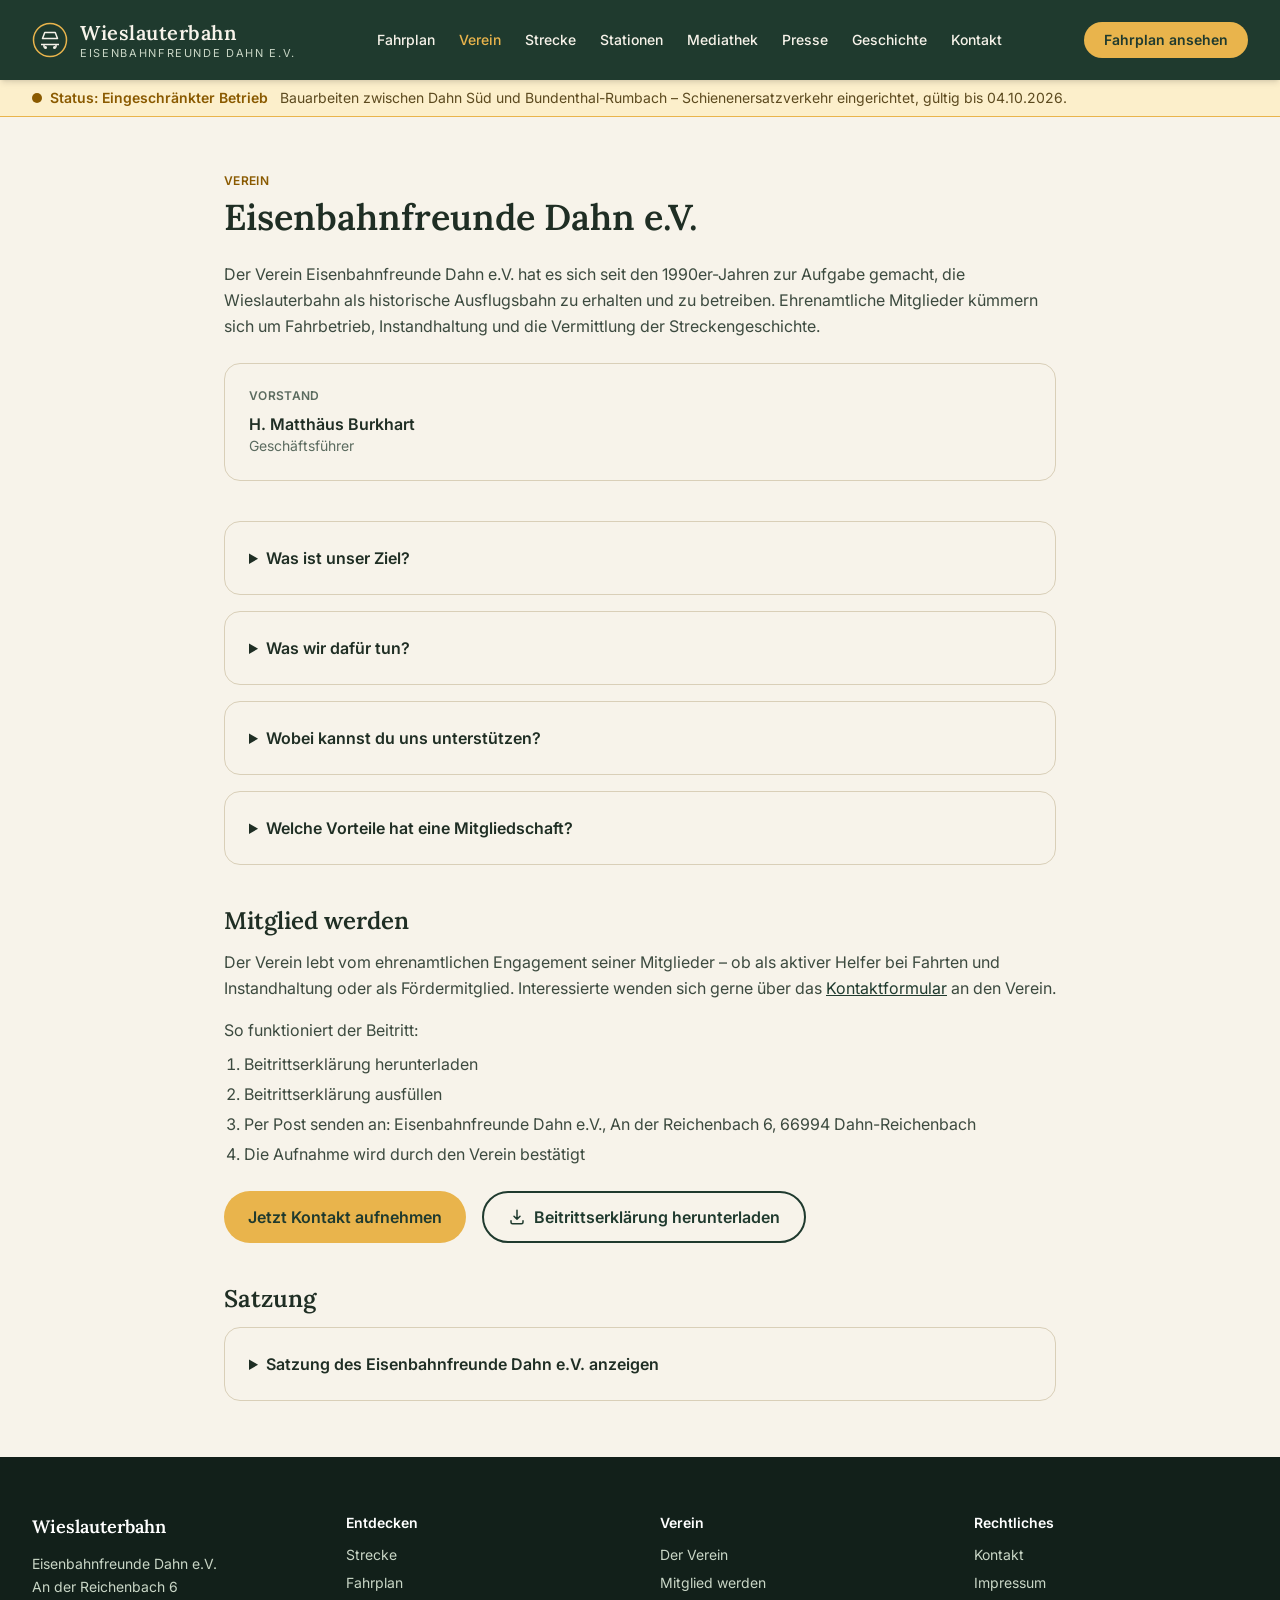
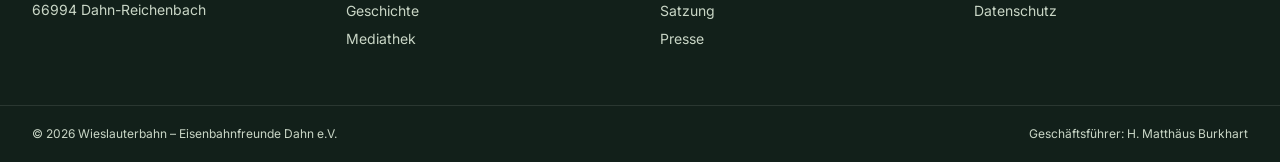
<file: verein.html>
<!DOCTYPE html>
<html lang="de">
<head>
<meta charset="UTF-8">
<meta name="viewport" content="width=device-width, initial-scale=1.0">
<meta name="description" content="Der Verein Eisenbahnfreunde Dahn e.V. – Geschichte, Vorstand, Mitgliedschaft und Satzung.">
<title>Verein – Wieslauterbahn</title>
<link rel="icon" type="image/svg+xml" href="data:image/svg+xml,%3Csvg xmlns='http://www.w3.org/2000/svg' viewBox='0 0 48 48'%3E%3Ccircle cx='24' cy='24' r='23' fill='%231F3A2E'/%3E%3Cpath d='M12 30 h24 M16 30 v4 M32 30 v4 M14 22 h20 l-3-8 h-14 z' stroke='%23F7F3EA' stroke-width='2.5' fill='none' stroke-linejoin='round'/%3E%3Ccircle cx='18' cy='34' r='2' fill='%23F7F3EA'/%3E%3Ccircle cx='30' cy='34' r='2' fill='%23F7F3EA'/%3E%3C/svg%3E">
<link rel="stylesheet" href="styles.css">
<link rel="preconnect" href="https://fonts.googleapis.com">
<link href="https://fonts.googleapis.com/css2?family=Lora:ital,wght@0,400;0,600;1,400&family=Inter:wght@400;500;600;700&display=swap" rel="stylesheet">

</head>
<body class="bg-[#F7F3EA] text-[#1F2E24] antialiased">
<a href="#main" class="skip-link fixed -translate-y-full focus:translate-y-0 transition-transform bg-[#1F3A2E] text-white px-4 py-2 z-50 top-0 left-0">Zum Inhalt springen</a>

<header class="sticky top-0 z-40 bg-[#1F3A2E] text-[#F7F3EA] shadow-md">
  <div class="max-w-7xl mx-auto px-4 sm:px-6 lg:px-8">
    <div class="flex items-center justify-between h-20">
      <a href="index.html" class="flex items-center gap-3">
        <svg width="36" height="36" viewBox="0 0 48 48" fill="none" aria-hidden="true">
          <circle cx="24" cy="24" r="22" stroke="#E9B44C" stroke-width="2"/>
          <path d="M12 30 h24 M16 30 v4 M32 30 v4 M14 22 h20 l-3-8 h-14 z" stroke="#F7F3EA" stroke-width="2" fill="none" stroke-linejoin="round"/>
          <circle cx="18" cy="34" r="2" fill="#F7F3EA"/>
          <circle cx="30" cy="34" r="2" fill="#F7F3EA"/>
        </svg>
        <span class="leading-tight">
          <span class="block font-serif-brand text-xl font-semibold tracking-wide">Wieslauterbahn</span>
          <span class="block text-[11px] uppercase tracking-[0.15em] text-[#C9D6C6]">Eisenbahnfreunde Dahn e.V.</span>
        </span>
      </a>

      <nav class="hidden lg:flex items-center gap-6 text-sm font-medium" aria-label="Hauptnavigation">
        <a href="fahrplan.html" class="hover:text-[#E9B44C] transition-colors">Fahrplan</a>
        <a href="verein.html" class="text-[#E9B44C]">Verein</a>
        <a href="strecke.html" class="hover:text-[#E9B44C] transition-colors">Strecke</a>
        <a href="stationen.html" class="hover:text-[#E9B44C] transition-colors">Stationen</a>
        <a href="mediathek.html" class="hover:text-[#E9B44C] transition-colors">Mediathek</a>
        <a href="presse.html" class="hover:text-[#E9B44C] transition-colors">Presse</a>
        <a href="geschichte.html" class="hover:text-[#E9B44C] transition-colors">Geschichte</a>
        <a href="kontakt.html" class="hover:text-[#E9B44C] transition-colors">Kontakt</a>
      </nav>

      <div class="flex items-center gap-3">
        <a href="fahrplan.html" class="hidden sm:inline-flex items-center rounded-full bg-[#E9B44C] text-[#1F3A2E] px-5 py-2 text-sm font-semibold hover:bg-[#f0c46c] transition-colors">Fahrplan ansehen</a>
        <button id="menuBtn" class="lg:hidden p-2 rounded-md hover:bg-white/10" aria-label="Menü öffnen" aria-expanded="false">
          <svg width="24" height="24" viewBox="0 0 24 24" fill="none" stroke="currentColor" stroke-width="2"><path d="M4 6h16M4 12h16M4 18h16" stroke-linecap="round"/></svg>
        </button>
      </div>
    </div>
  </div>
  <nav id="mobileMenu" class="hidden lg:hidden bg-[#17291F] px-4 pb-4 text-sm" aria-label="Mobile Navigation">
    <a href="fahrplan.html" class="block py-2 border-b border-white/10 ">Fahrplan</a>
    <a href="verein.html" class="block py-2 border-b border-white/10 text-[#E9B44C] font-semibold">Verein</a>
    <a href="strecke.html" class="block py-2 border-b border-white/10 ">Strecke</a>
    <a href="stationen.html" class="block py-2 border-b border-white/10 ">Stationen</a>
    <a href="mediathek.html" class="block py-2 border-b border-white/10 ">Mediathek</a>
    <a href="presse.html" class="block py-2 border-b border-white/10 ">Presse</a>
    <a href="geschichte.html" class="block py-2 border-b border-white/10 ">Geschichte</a>
    <a href="kontakt.html" class="block py-2 border-b border-white/10 ">Kontakt</a>
  </nav>
</header>

<div id="statusBanner" class="bg-[#FCEFCB] border-b border-[#E9B44C]/50" role="status">
  <div class="max-w-7xl mx-auto px-4 sm:px-6 lg:px-8 py-2 flex flex-wrap items-center gap-3 text-sm">
    <span class="inline-flex items-center gap-2 font-semibold text-[#8A5A00]" id="statusKurzSpan">
      <svg width="10" height="10" viewBox="0 0 10 10" aria-hidden="true"><circle cx="5" cy="5" r="5" id="statusDot" fill="#E9A400"/></svg>
      <span id="statusKurztext">Status: Eingeschränkter Betrieb</span>
    </span>
    <span class="text-[#5c4a1f]" id="statusLangtext">Bauarbeiten zwischen Dahn Süd und Bundenthal-Rumbach – Schienenersatzverkehr eingerichtet, gültig bis 04.10.2026.</span>
  </div>
</div>
<script src="assets/status-daten.js"></script>
<script src="assets/status-render.js"></script>

<main id="main">

  <section class="max-w-4xl mx-auto px-4 sm:px-6 lg:px-8 py-14">
    <p class="text-xs font-semibold uppercase tracking-wide text-[#8A5A00] mb-2">Verein</p>
    <h1 class="font-serif-brand text-3xl sm:text-4xl font-semibold mb-6">Eisenbahnfreunde Dahn e.V.</h1>
    <p class="text-[#3c4a3f] leading-relaxed mb-6">
      Der Verein Eisenbahnfreunde Dahn e.V. hat es sich seit den 1990er-Jahren zur Aufgabe gemacht, die
      Wieslauterbahn als historische Ausflugsbahn zu erhalten und zu betreiben. Ehrenamtliche Mitglieder
      kümmern sich um Fahrbetrieb, Instandhaltung und die Vermittlung der Streckengeschichte.
    </p>

    <div class="rounded-2xl border border-[#D9CFB8] p-6 mb-10">
      <p class="text-xs font-semibold uppercase tracking-wide text-[#5b6b5f] mb-2">Vorstand</p>
      <p class="font-semibold">H. Matthäus Burkhart</p>
      <p class="text-sm text-[#5b6b5f]">Geschäftsführer</p>
    </div>

    <!-- Platzhaltertexte (07.07.2026) - Kay hat nur die vier Überschriften
         vorgegeben, keine Antworttexte. Die Texte unten sind plausible
         Platzhalter im Sinne des Vereinszwecks (siehe Einleitungstext oben),
         müssen aber vor Veröffentlichung vom Vorstand geprüft/freigegeben
         werden - siehe HANDOFF.md, Offene Punkte. -->
    <div class="mb-10" style="display:flex;flex-direction:column;gap:1rem">
      <details class="rounded-2xl border border-[#D9CFB8] p-6">
        <summary class="cursor-pointer font-semibold">Was ist unser Ziel?</summary>
        <p class="mt-4 text-sm text-[#5b6b5f] leading-relaxed">
          Wir wollen die Wieslauterbahn als historische Ausflugsbahn im Dahner Felsenland dauerhaft erhalten und
          betreiben – als lebendiges Stück Eisenbahn- und Regionalgeschichte für heutige und künftige Generationen.
        </p>
      </details>
      <details class="rounded-2xl border border-[#D9CFB8] p-6">
        <summary class="cursor-pointer font-semibold">Was wir dafür tun?</summary>
        <p class="mt-4 text-sm text-[#5b6b5f] leading-relaxed">
          Ehrenamtliche Mitglieder kümmern sich um Fahrbetrieb und Instandhaltung von Fahrzeugen und Strecke,
          organisieren Sonderfahrten und Veranstaltungen und vermitteln die Geschichte der Bahn – etwa durch
          Führungen, das Fotoarchiv und die laufende Aufarbeitung historischer Unterlagen.
        </p>
      </details>
      <details class="rounded-2xl border border-[#D9CFB8] p-6">
        <summary class="cursor-pointer font-semibold">Wobei kannst du uns unterstützen?</summary>
        <p class="mt-4 text-sm text-[#5b6b5f] leading-relaxed">
          Ob tatkräftig bei Fahrbetrieb, Technik und Streckenpflege, organisatorisch in der Vereinsarbeit oder als
          Fördermitglied im Hintergrund – jede Form der Unterstützung hilft. Auch punktuelle Mithilfe bei
          Veranstaltungen oder Spenden sind herzlich willkommen.
        </p>
      </details>
      <details class="rounded-2xl border border-[#D9CFB8] p-6">
        <summary class="cursor-pointer font-semibold">Welche Vorteile hat eine Mitgliedschaft?</summary>
        <p class="mt-4 text-sm text-[#5b6b5f] leading-relaxed">
          Mitglieder erhalten Einblicke hinter die Kulissen des Bahnbetriebs, werden zu Vereinsveranstaltungen und
          Sonderfahrten eingeladen, bekommen regelmäßig Neuigkeiten aus dem Verein und können die weitere Arbeit
          der Eisenbahnfreunde aktiv mitgestalten.
        </p>
      </details>
    </div>

    <h2 id="mitglied" class="font-serif-brand text-2xl font-semibold mb-3 scroll-mt-24">Mitglied werden</h2>
    <p class="text-[#3c4a3f] leading-relaxed mb-4">
      Der Verein lebt vom ehrenamtlichen Engagement seiner Mitglieder – ob als aktiver Helfer bei Fahrten und
      Instandhaltung oder als Fördermitglied. Interessierte wenden sich gerne über das
      <a href="kontakt.html" class="underline text-[#1F3A2E]">Kontaktformular</a> an den Verein.
    </p>
    <p class="text-[#3c4a3f] leading-relaxed mb-2">So funktioniert der Beitritt:</p>
    <ol class="text-[#3c4a3f] leading-relaxed mb-6 space-y-1" style="list-style-type:decimal;padding-left:1.25rem">
      <li>Beitrittserklärung herunterladen</li>
      <li>Beitrittserklärung ausfüllen</li>
      <li>Per Post senden an: Eisenbahnfreunde Dahn e.V., An der Reichenbach 6, 66994 Dahn-Reichenbach</li>
      <li>Die Aufnahme wird durch den Verein bestätigt</li>
    </ol>
    <div class="flex flex-wrap gap-4 mb-10">
      <a href="kontakt.html" class="inline-flex items-center rounded-full bg-[#E9B44C] text-[#1F3A2E] px-6 py-3 font-semibold hover:bg-[#f0c46c] transition-colors">Jetzt Kontakt aufnehmen</a>
      <a href="assets/Beitrittserklaerung.pdf" target="_blank" rel="noopener" class="inline-flex items-center gap-2 rounded-full border-2 border-[#1F3A2E] text-[#1F3A2E] px-6 py-3 font-semibold hover:shadow-md transition-colors">
        <svg width="18" height="18" viewBox="0 0 24 24" fill="none" stroke="currentColor" stroke-width="2" aria-hidden="true"><path d="M12 3v12m0 0l-4-4m4 4l4-4M4 17v2a2 2 0 0 0 2 2h12a2 2 0 0 0 2-2v-2" stroke-linecap="round" stroke-linejoin="round"/></svg>
        Beitrittserklärung herunterladen
      </a>
    </div>

    <h2 id="satzung" class="font-serif-brand text-2xl font-semibold mb-3 scroll-mt-24">Satzung</h2>
    <details class="rounded-2xl border border-[#D9CFB8] p-6">
      <summary class="cursor-pointer font-semibold">Satzung des Eisenbahnfreunde Dahn e.V. anzeigen</summary>
      <p class="mt-4 text-sm text-[#5b6b5f]">
        Im echten System wird hier die vollständige Vereinssatzung eingebettet bzw. als PDF zum Download
        bereitgestellt.
      </p>
    </details>
  </section>

</main>
<footer class="bg-[#12201A] text-[#C9D6C6]">
  <div class="max-w-7xl mx-auto px-4 sm:px-6 lg:px-8 py-14 grid sm:grid-cols-2 lg:grid-cols-4 gap-10 text-sm">
    <div>
      <p class="font-serif-brand text-lg text-white font-semibold mb-3">Wieslauterbahn</p>
      <p class="leading-relaxed">Eisenbahnfreunde Dahn e.V.<br>An der Reichenbach 6<br>66994 Dahn-Reichenbach</p>
    </div>
    <div>
      <p class="font-semibold text-white mb-3">Entdecken</p>
      <ul class="space-y-2">
        <li><a href="strecke.html" class="hover:text-white">Strecke</a></li>
        <li><a href="fahrplan.html" class="hover:text-white">Fahrplan</a></li>
        <li><a href="geschichte.html" class="hover:text-white">Geschichte</a></li>
        <li><a href="mediathek.html" class="hover:text-white">Mediathek</a></li>
      </ul>
    </div>
    <div>
      <p class="font-semibold text-white mb-3">Verein</p>
      <ul class="space-y-2">
        <li><a href="verein.html" class="hover:text-white">Der Verein</a></li>
        <li><a href="verein.html#mitglied" class="hover:text-white">Mitglied werden</a></li>
        <li><a href="verein.html#satzung" class="hover:text-white">Satzung</a></li>
        <li><a href="presse.html" class="hover:text-white">Presse</a></li>
      </ul>
    </div>
    <div>
      <p class="font-semibold text-white mb-3">Rechtliches</p>
      <ul class="space-y-2">
        <li><a href="kontakt.html" class="hover:text-white">Kontakt</a></li>
        <li><a href="kontakt.html#impressum" class="hover:text-white">Impressum</a></li>
        <li><a href="kontakt.html#datenschutz" class="hover:text-white">Datenschutz</a></li>
      </ul>
    </div>
  </div>
  <div class="border-t border-white/10">
    <div class="max-w-7xl mx-auto px-4 sm:px-6 lg:px-8 py-5 text-xs flex flex-wrap justify-between gap-2">
      <span>© 2026 Wieslauterbahn – Eisenbahnfreunde Dahn e.V.</span>
      <span>Geschäftsführer: H. Matthäus Burkhart</span>
    </div>
  </div>
</footer>

<script>
  var menuBtn = document.getElementById('menuBtn');
  if (menuBtn) {
    menuBtn.addEventListener('click', function () {
      var menu = document.getElementById('mobileMenu');
      var expanded = this.getAttribute('aria-expanded') === 'true';
      this.setAttribute('aria-expanded', String(!expanded));
      menu.classList.toggle('hidden');
    });
  }
</script>

</body>
</html>
</file>
<file: styles.css>
*,
:after,
:before {
  --tw-border-spacing-x:0;
  --tw-border-spacing-y:0;
  --tw-translate-x:0;
  --tw-translate-y:0;
  --tw-rotate:0;
  --tw-skew-x:0;
  --tw-skew-y:0;
  --tw-scale-x:1;
  --tw-scale-y:1;
  --tw-pan-x: ;
  --tw-pan-y: ;
  --tw-pinch-zoom: ;
  --tw-scroll-snap-strictness:proximity;
  --tw-gradient-from-position: ;
  --tw-gradient-via-position: ;
  --tw-gradient-to-position: ;
  --tw-ordinal: ;
  --tw-slashed-zero: ;
  --tw-numeric-figure: ;
  --tw-numeric-spacing: ;
  --tw-numeric-fraction: ;
  --tw-ring-inset: ;
  --tw-ring-offset-width:0px;
  --tw-ring-offset-color:#fff;
  --tw-ring-color:rgba(59,130,246,.5);
  --tw-ring-offset-shadow:0 0 #0000;
  --tw-ring-shadow:0 0 #0000;
  --tw-shadow:0 0 #0000;
  --tw-shadow-colored:0 0 #0000;
  --tw-blur: ;
  --tw-brightness: ;
  --tw-contrast: ;
  --tw-grayscale: ;
  --tw-hue-rotate: ;
  --tw-invert: ;
  --tw-saturate: ;
  --tw-sepia: ;
  --tw-drop-shadow: ;
  --tw-backdrop-blur: ;
  --tw-backdrop-brightness: ;
  --tw-backdrop-contrast: ;
  --tw-backdrop-grayscale: ;
  --tw-backdrop-hue-rotate: ;
  --tw-backdrop-invert: ;
  --tw-backdrop-opacity: ;
  --tw-backdrop-saturate: ;
  --tw-backdrop-sepia: ;
  --tw-contain-size: ;
  --tw-contain-layout: ;
  --tw-contain-paint: ;
  --tw-contain-style:
}
::backdrop {
  --tw-border-spacing-x:0;
  --tw-border-spacing-y:0;
  --tw-translate-x:0;
  --tw-translate-y:0;
  --tw-rotate:0;
  --tw-skew-x:0;
  --tw-skew-y:0;
  --tw-scale-x:1;
  --tw-scale-y:1;
  --tw-pan-x: ;
  --tw-pan-y: ;
  --tw-pinch-zoom: ;
  --tw-scroll-snap-strictness:proximity;
  --tw-gradient-from-position: ;
  --tw-gradient-via-position: ;
  --tw-gradient-to-position: ;
  --tw-ordinal: ;
  --tw-slashed-zero: ;
  --tw-numeric-figure: ;
  --tw-numeric-spacing: ;
  --tw-numeric-fraction: ;
  --tw-ring-inset: ;
  --tw-ring-offset-width:0px;
  --tw-ring-offset-color:#fff;
  --tw-ring-color:rgba(59,130,246,.5);
  --tw-ring-offset-shadow:0 0 #0000;
  --tw-ring-shadow:0 0 #0000;
  --tw-shadow:0 0 #0000;
  --tw-shadow-colored:0 0 #0000;
  --tw-blur: ;
  --tw-brightness: ;
  --tw-contrast: ;
  --tw-grayscale: ;
  --tw-hue-rotate: ;
  --tw-invert: ;
  --tw-saturate: ;
  --tw-sepia: ;
  --tw-drop-shadow: ;
  --tw-backdrop-blur: ;
  --tw-backdrop-brightness: ;
  --tw-backdrop-contrast: ;
  --tw-backdrop-grayscale: ;
  --tw-backdrop-hue-rotate: ;
  --tw-backdrop-invert: ;
  --tw-backdrop-opacity: ;
  --tw-backdrop-saturate: ;
  --tw-backdrop-sepia: ;
  --tw-contain-size: ;
  --tw-contain-layout: ;
  --tw-contain-paint: ;
  --tw-contain-style:
}
/*! tailwindcss v3.4.19 | MIT License | https://tailwindcss.com*/*,
:after,
:before {
  box-sizing:border-box;
  border:0 solid #e5e7eb
}
:after,
:before {
  --tw-content:""
}
:host,
html {
  line-height:1.5;
  -webkit-text-size-adjust:100%;
  -moz-tab-size:4;
  -o-tab-size:4;
  tab-size:4;
  font-family:ui-sans-serif,system-ui,sans-serif,Apple Color Emoji,Segoe UI Emoji,Segoe UI Symbol,Noto Color Emoji;
  font-feature-settings:normal;
  font-variation-settings:normal;
  -webkit-tap-highlight-color:transparent
}
body {
  margin:0;
  line-height:inherit
}
hr {
  height:0;
  color:inherit;
  border-top-width:1px
}
abbr:where([title]) {
  -webkit-text-decoration:underline dotted;
  text-decoration:underline dotted
}
h1,
h2,
h3,
h4,
h5,
h6 {
  font-size:inherit;
  font-weight:inherit
}
a {
  color:inherit;
  text-decoration:inherit
}
b,
strong {
  font-weight:bolder
}
code,
kbd,
pre,
samp {
  font-family:ui-monospace,SFMono-Regular,Menlo,Monaco,Consolas,Liberation Mono,Courier New,monospace;
  font-feature-settings:normal;
  font-variation-settings:normal;
  font-size:1em
}
small {
  font-size:80%
}
sub,
sup {
  font-size:75%;
  line-height:0;
  position:relative;
  vertical-align:baseline
}
sub {
  bottom:-.25em
}
sup {
  top:-.5em
}
table {
  text-indent:0;
  border-color:inherit;
  border-collapse:collapse
}
button,
input,
optgroup,
select,
textarea {
  font-family:inherit;
  font-feature-settings:inherit;
  font-variation-settings:inherit;
  font-size:100%;
  font-weight:inherit;
  line-height:inherit;
  letter-spacing:inherit;
  color:inherit;
  margin:0;
  padding:0
}
button,
select {
  text-transform:none
}
button,
input:where([type=button]),
input:where([type=reset]),
input:where([type=submit]) {
  -webkit-appearance:button;
  background-color:transparent;
  background-image:none
}
:-moz-focusring {
  outline:auto
}
:-moz-ui-invalid {
  box-shadow:none
}
progress {
  vertical-align:baseline
}
::-webkit-inner-spin-button,
::-webkit-outer-spin-button {
  height:auto
}
[type=search] {
  -webkit-appearance:textfield;
  outline-offset:-2px
}
::-webkit-search-decoration {
  -webkit-appearance:none
}
::-webkit-file-upload-button {
  -webkit-appearance:button;
  font:inherit
}
summary {
  display:list-item
}
blockquote,
dd,
dl,
figure,
h1,
h2,
h3,
h4,
h5,
h6,
hr,
p,
pre {
  margin:0
}
fieldset {
  margin:0
}
fieldset,
legend {
  padding:0
}
menu,
ol,
ul {
  list-style:none;
  margin:0;
  padding:0
}
dialog {
  padding:0
}
textarea {
  resize:vertical
}
input::-moz-placeholder,
textarea::-moz-placeholder {
  opacity:1;
  color:#9ca3af
}
input::placeholder,
textarea::placeholder {
  opacity:1;
  color:#9ca3af
}
[role=button],
button {
  cursor:pointer
}
:disabled {
  cursor:default
}
audio,
canvas,
embed,
iframe,
img,
object,
svg,
video {
  display:block;
  vertical-align:middle
}
img,
video {
  max-width:100%;
  height:auto
}
[hidden]:where(:not([hidden=until-found])) {
  display:none
}
.fixed {
  position:fixed
}
.absolute {
  position:absolute
}
.relative {
  position:relative
}
.sticky {
  position:sticky
}
.inset-0 {
  inset:0
}
.-left-\[9px\] {
  left:-9px
}
.left-0 {
  left:0
}
.top-0 {
  top:0
}
.top-1 {
  top:.25rem
}
.top-1\.5 {
  top:.375rem
}
.z-40 {
  z-index:40
}
.z-50 {
  z-index:50
}
.mx-auto {
  margin-left:auto;
  margin-right:auto
}
.my-10 {
  margin-top:2.5rem;
  margin-bottom:2.5rem
}
.mb-1 {
  margin-bottom:.25rem
}
.mb-10 {
  margin-bottom:2.5rem
}
.mb-14 {
  margin-bottom:3.5rem
}
.mb-2 {
  margin-bottom:.5rem
}
.mb-3 {
  margin-bottom:.75rem
}
.mb-4 {
  margin-bottom:1rem
}
.mb-6 {
  margin-bottom:1.5rem
}
.mb-8 {
  margin-bottom:2rem
}
.ml-3 {
  margin-left:.75rem
}
.ml-auto {
  margin-left:auto
}
.mt-1 {
  margin-top:.25rem
}
.mt-12 {
  margin-top:3rem
}
.mt-14 {
  margin-top:3.5rem
}
.mt-3 {
  margin-top:.75rem
}
.mt-4 {
  margin-top:1rem
}
.mt-5 {
  margin-top:1.25rem
}
.mt-8 {
  margin-top:2rem
}
.block {
  display:block
}
.inline-block {
  display:inline-block
}
.flex {
  display:flex
}
.inline-flex {
  display:inline-flex
}
.table {
  display:table
}
.grid {
  display:grid
}
.hidden {
  display:none
}
.h-14 {
  height:3.5rem
}
.h-20 {
  height:5rem
}
.h-32 {
  height:8rem
}
.h-4 {
  height:1rem
}
.h-44 {
  height:11rem
}
.h-48 {
  height:12rem
}
.h-64 {
  height:16rem
}
.h-full {
  height:100%
}
.w-4 {
  width:1rem
}
.w-full {
  width:100%
}
.max-w-2xl {
  max-width:42rem
}
.max-w-3xl {
  max-width:48rem
}
.max-w-4xl {
  max-width:56rem
}
.max-w-6xl {
  max-width:72rem
}
.max-w-7xl {
  max-width:80rem
}
.max-w-md {
  max-width:28rem
}
.max-w-xl {
  max-width:36rem
}
.flex-shrink-0 {
  flex-shrink:0
}
.-translate-y-full {
  --tw-translate-y:-100%;
  transform:translate(var(--tw-translate-x),var(--tw-translate-y)) rotate(var(--tw-rotate)) skewX(var(--tw-skew-x)) skewY(var(--tw-skew-y)) scaleX(var(--tw-scale-x)) scaleY(var(--tw-scale-y))
}
.cursor-not-allowed {
  cursor:not-allowed
}
.cursor-pointer {
  cursor:pointer
}
.scroll-mt-24 {
  scroll-margin-top:6rem
}
.list-none {
  list-style-type:none
}
.flex-col {
  flex-direction:column
}
.flex-wrap {
  flex-wrap:wrap
}
.items-end {
  align-items:flex-end
}
.items-center {
  align-items:center
}
.items-baseline {
  align-items:baseline
}
.justify-between {
  justify-content:space-between
}
.gap-1 {
  gap:.25rem
}
.gap-10 {
  gap:2.5rem
}
.gap-2 {
  gap:.5rem
}
.gap-3 {
  gap:.75rem
}
.gap-4 {
  gap:1rem
}
.gap-6 {
  gap:1.5rem
}
.gap-8 {
  gap:2rem
}
.gap-x-3 {
  -moz-column-gap:.75rem;
  column-gap:.75rem
}
.gap-y-1 {
  row-gap:.25rem
}
.space-y-1>:not([hidden])~:not([hidden]) {
  --tw-space-y-reverse:0;
  margin-top:calc(.25rem*(1 - var(--tw-space-y-reverse)));
  margin-bottom:calc(.25rem*var(--tw-space-y-reverse))
}
.space-y-2>:not([hidden])~:not([hidden]) {
  --tw-space-y-reverse:0;
  margin-top:calc(.5rem*(1 - var(--tw-space-y-reverse)));
  margin-bottom:calc(.5rem*var(--tw-space-y-reverse))
}
.space-y-3>:not([hidden])~:not([hidden]) {
  --tw-space-y-reverse:0;
  margin-top:calc(.75rem*(1 - var(--tw-space-y-reverse)));
  margin-bottom:calc(.75rem*var(--tw-space-y-reverse))
}
.space-y-8>:not([hidden])~:not([hidden]) {
  --tw-space-y-reverse:0;
  margin-top:calc(2rem*(1 - var(--tw-space-y-reverse)));
  margin-bottom:calc(2rem*var(--tw-space-y-reverse))
}
.overflow-hidden {
  overflow:hidden
}
.whitespace-nowrap {
  white-space:nowrap
}
.rounded-2xl {
  border-radius:1rem
}
.rounded-full {
  border-radius:9999px
}
.rounded-lg {
  border-radius:.5rem
}
.rounded-md {
  border-radius:.375rem
}
.rounded-xl {
  border-radius:.75rem
}
.border {
  border-width:1px
}
.border-2 {
  border-width:2px
}
.border-b {
  border-bottom-width:1px
}
.border-l-2 {
  border-left-width:2px
}
.border-t {
  border-top-width:1px
}
.border-\[\#1F3A2E\] {
  --tw-border-opacity:1;
  border-color:rgb(31 58 46/var(--tw-border-opacity,1))
}
.border-\[\#1F3A2E\]\/30 {
  border-color:rgba(31,58,46,.3)
}
.border-\[\#D9CFB8\] {
  --tw-border-opacity:1;
  border-color:rgb(217 207 184/var(--tw-border-opacity,1))
}
.border-\[\#E9B44C\]\/50 {
  border-color:rgba(233,180,76,.5)
}
.border-white\/10 {
  border-color:hsla(0,0%,100%,.1)
}
.border-white\/60 {
  border-color:hsla(0,0%,100%,.6)
}
.bg-\[\#12201A\] {
  --tw-bg-opacity:1;
  background-color:rgb(18 32 26/var(--tw-bg-opacity,1))
}
.bg-\[\#17291F\] {
  --tw-bg-opacity:1;
  background-color:rgb(23 41 31/var(--tw-bg-opacity,1))
}
.bg-\[\#1F3A2E\] {
  --tw-bg-opacity:1;
  background-color:rgb(31 58 46/var(--tw-bg-opacity,1))
}
.bg-\[\#E9B44C\] {
  --tw-bg-opacity:1;
  background-color:rgb(233 180 76/var(--tw-bg-opacity,1))
}
.bg-\[\#EFE9DA\] {
  --tw-bg-opacity:1;
  background-color:rgb(239 233 218/var(--tw-bg-opacity,1))
}
.bg-\[\#F7F3EA\] {
  --tw-bg-opacity:1;
  background-color:rgb(247 243 234/var(--tw-bg-opacity,1))
}
.bg-\[\#F7F3EA\]\/95 {
  background-color:hsla(42,45%,94%,.95)
}
.bg-\[\#FCEFCB\] {
  --tw-bg-opacity:1;
  background-color:rgb(252 239 203/var(--tw-bg-opacity,1))
}
.bg-white {
  --tw-bg-opacity:1;
  background-color:rgb(255 255 255/var(--tw-bg-opacity,1))
}
.bg-gradient-to-t {
  background-image:linear-gradient(to top,var(--tw-gradient-stops))
}
.from-\[\#12201A\]\/90 {
  --tw-gradient-from:rgba(18,32,26,.9) var(--tw-gradient-from-position);
  --tw-gradient-to:rgba(18,32,26,0) var(--tw-gradient-to-position);
  --tw-gradient-stops:var(--tw-gradient-from),var(--tw-gradient-to)
}
.via-\[\#12201A\]\/40 {
  --tw-gradient-to:rgba(18,32,26,0) var(--tw-gradient-to-position);
  --tw-gradient-stops:var(--tw-gradient-from),rgba(18,32,26,.4) var(--tw-gradient-via-position),var(--tw-gradient-to)
}
.to-\[\#12201A\]\/10 {
  --tw-gradient-to:rgba(18,32,26,.1) var(--tw-gradient-to-position)
}
.object-cover {
  -o-object-fit:cover;
  object-fit:cover
}
.p-2 {
  padding:.5rem
}
.p-4 {
  padding:1rem
}
.p-5 {
  padding:1.25rem
}
.p-6 {
  padding:1.5rem
}
.px-3 {
  padding-left:.75rem;
  padding-right:.75rem
}
.px-4 {
  padding-left:1rem;
  padding-right:1rem
}
.px-5 {
  padding-left:1.25rem;
  padding-right:1.25rem
}
.px-6 {
  padding-left:1.5rem;
  padding-right:1.5rem
}
.py-1 {
  padding-top:.25rem;
  padding-bottom:.25rem
}
.py-1\.5 {
  padding-top:.375rem;
  padding-bottom:.375rem
}
.py-14 {
  padding-top:3.5rem;
  padding-bottom:3.5rem
}
.py-16 {
  padding-top:4rem;
  padding-bottom:4rem
}
.py-2 {
  padding-top:.5rem;
  padding-bottom:.5rem
}
.py-3 {
  padding-top:.75rem;
  padding-bottom:.75rem
}
.py-5 {
  padding-top:1.25rem;
  padding-bottom:1.25rem
}
.pb-10 {
  padding-bottom:2.5rem
}
.pb-28 {
  padding-bottom:7rem
}
.pb-4 {
  padding-bottom:1rem
}
.pb-8 {
  padding-bottom:2rem
}
.pl-8 {
  padding-left:2rem
}
.pt-20 {
  padding-top:5rem
}
.text-left {
  text-align:left
}
.text-2xl {
  font-size:1.5rem;
  line-height:2rem
}
.text-3xl {
  font-size:1.875rem;
  line-height:2.25rem
}
.text-4xl {
  font-size:2.25rem;
  line-height:2.5rem
}
.text-\[11px\] {
  font-size:11px
}
.text-base {
  font-size:1rem;
  line-height:1.5rem
}
.text-lg {
  font-size:1.125rem;
  line-height:1.75rem
}
.text-sm {
  font-size:.875rem;
  line-height:1.25rem
}
.text-xl {
  font-size:1.25rem;
  line-height:1.75rem
}
.text-xs {
  font-size:.75rem;
  line-height:1rem
}
.font-medium {
  font-weight:500
}
.font-semibold {
  font-weight:600
}
.uppercase {
  text-transform:uppercase
}
.leading-relaxed {
  line-height:1.625
}
.leading-snug {
  line-height:1.375
}
.leading-tight {
  line-height:1.25
}
.tracking-\[0\.15em\] {
  letter-spacing:.15em
}
.tracking-wide {
  letter-spacing:.025em
}
.text-\[\#1F2E24\] {
  --tw-text-opacity:1;
  color:rgb(31 46 36/var(--tw-text-opacity,1))
}
.text-\[\#1F3A2E\] {
  --tw-text-opacity:1;
  color:rgb(31 58 46/var(--tw-text-opacity,1))
}
.text-\[\#3c4a3f\] {
  --tw-text-opacity:1;
  color:rgb(60 74 63/var(--tw-text-opacity,1))
}
.text-\[\#5b6b5f\] {
  --tw-text-opacity:1;
  color:rgb(91 107 95/var(--tw-text-opacity,1))
}
.text-\[\#5c4a1f\] {
  --tw-text-opacity:1;
  color:rgb(92 74 31/var(--tw-text-opacity,1))
}
.text-\[\#6b7a6e\] {
  --tw-text-opacity:1;
  color:rgb(107 122 110/var(--tw-text-opacity,1))
}
.text-\[\#8A5A00\] {
  --tw-text-opacity:1;
  color:rgb(138 90 0/var(--tw-text-opacity,1))
}
.text-\[\#C9D6C6\] {
  --tw-text-opacity:1;
  color:rgb(201 214 198/var(--tw-text-opacity,1))
}
.text-\[\#D9E2D6\] {
  --tw-text-opacity:1;
  color:rgb(217 226 214/var(--tw-text-opacity,1))
}
.text-\[\#E7EEE4\] {
  --tw-text-opacity:1;
  color:rgb(231 238 228/var(--tw-text-opacity,1))
}
.text-\[\#E9B44C\] {
  --tw-text-opacity:1;
  color:rgb(233 180 76/var(--tw-text-opacity,1))
}
.text-\[\#F7F3EA\] {
  --tw-text-opacity:1;
  color:rgb(247 243 234/var(--tw-text-opacity,1))
}
.text-white {
  --tw-text-opacity:1;
  color:rgb(255 255 255/var(--tw-text-opacity,1))
}
.underline {
  text-decoration-line:underline
}
.underline-offset-2 {
  text-underline-offset:2px
}
.antialiased {
  -webkit-font-smoothing:antialiased;
  -moz-osx-font-smoothing:grayscale
}
.opacity-60 {
  opacity:.6
}
.shadow-lg {
  --tw-shadow:0 10px 15px -3px rgba(0,0,0,.1),0 4px 6px -4px rgba(0,0,0,.1);
  --tw-shadow-colored:0 10px 15px -3px var(--tw-shadow-color),0 4px 6px -4px var(--tw-shadow-color)
}
.shadow-lg,
.shadow-md {
  box-shadow:var(--tw-ring-offset-shadow,0 0 #0000),var(--tw-ring-shadow,0 0 #0000),var(--tw-shadow)
}
.shadow-md {
  --tw-shadow:0 4px 6px -1px rgba(0,0,0,.1),0 2px 4px -2px rgba(0,0,0,.1);
  --tw-shadow-colored:0 4px 6px -1px var(--tw-shadow-color),0 2px 4px -2px var(--tw-shadow-color)
}
.shadow-sm {
  --tw-shadow:0 1px 2px 0 rgba(0,0,0,.05);
  --tw-shadow-colored:0 1px 2px 0 var(--tw-shadow-color)
}
.shadow-sm,
.shadow-xl {
  box-shadow:var(--tw-ring-offset-shadow,0 0 #0000),var(--tw-ring-shadow,0 0 #0000),var(--tw-shadow)
}
.shadow-xl {
  --tw-shadow:0 20px 25px -5px rgba(0,0,0,.1),0 8px 10px -6px rgba(0,0,0,.1);
  --tw-shadow-colored:0 20px 25px -5px var(--tw-shadow-color),0 8px 10px -6px var(--tw-shadow-color)
}
.backdrop-blur {
  --tw-backdrop-blur:blur(8px);
  -webkit-backdrop-filter:var(--tw-backdrop-blur) var(--tw-backdrop-brightness) var(--tw-backdrop-contrast) var(--tw-backdrop-grayscale) var(--tw-backdrop-hue-rotate) var(--tw-backdrop-invert) var(--tw-backdrop-opacity) var(--tw-backdrop-saturate) var(--tw-backdrop-sepia);
  backdrop-filter:var(--tw-backdrop-blur) var(--tw-backdrop-brightness) var(--tw-backdrop-contrast) var(--tw-backdrop-grayscale) var(--tw-backdrop-hue-rotate) var(--tw-backdrop-invert) var(--tw-backdrop-opacity) var(--tw-backdrop-saturate) var(--tw-backdrop-sepia)
}
.transition-colors {
  transition-property:color,background-color,border-color,text-decoration-color,fill,stroke;
  transition-timing-function:cubic-bezier(.4,0,.2,1);
  transition-duration:.15s
}
.transition-shadow {
  transition-property:box-shadow;
  transition-timing-function:cubic-bezier(.4,0,.2,1);
  transition-duration:.15s
}
.transition-transform {
  transition-property:transform;
  transition-timing-function:cubic-bezier(.4,0,.2,1);
  transition-duration:.15s
}
.last\:pb-0:last-child {
  padding-bottom:0
}
.odd\:bg-\[\#F2EEE1\]:nth-child(odd) {
  --tw-bg-opacity:1;
  background-color:rgb(242 238 225/var(--tw-bg-opacity,1))
}
.hover\:border-\[\#1F3A2E\]:hover {
  --tw-border-opacity:1;
  border-color:rgb(31 58 46/var(--tw-border-opacity,1))
}
.hover\:bg-\[\#f0c46c\]:hover {
  --tw-bg-opacity:1;
  background-color:rgb(240 196 108/var(--tw-bg-opacity,1))
}
.hover\:bg-white\/10:hover {
  background-color:hsla(0,0%,100%,.1)
}
.hover\:text-\[\#8A5A00\]:hover {
  --tw-text-opacity:1;
  color:rgb(138 90 0/var(--tw-text-opacity,1))
}
.hover\:text-\[\#E9B44C\]:hover {
  --tw-text-opacity:1;
  color:rgb(233 180 76/var(--tw-text-opacity,1))
}
.hover\:text-white:hover {
  --tw-text-opacity:1;
  color:rgb(255 255 255/var(--tw-text-opacity,1))
}
.hover\:shadow-md:hover {
  --tw-shadow:0 4px 6px -1px rgba(0,0,0,.1),0 2px 4px -2px rgba(0,0,0,.1);
  --tw-shadow-colored:0 4px 6px -1px var(--tw-shadow-color),0 2px 4px -2px var(--tw-shadow-color);
  box-shadow:var(--tw-ring-offset-shadow,0 0 #0000),var(--tw-ring-shadow,0 0 #0000),var(--tw-shadow)
}
.focus\:translate-y-0:focus {
  --tw-translate-y:0px
}
.focus\:translate-y-0:focus,
.group[open] .group-open\:rotate-180 {
  transform:translate(var(--tw-translate-x),var(--tw-translate-y)) rotate(var(--tw-rotate)) skewX(var(--tw-skew-x)) skewY(var(--tw-skew-y)) scaleX(var(--tw-scale-x)) scaleY(var(--tw-scale-y))
}
.group[open] .group-open\:rotate-180 {
  --tw-rotate:180deg
}
@media (min-width:640px) {
  .sm\:col-span-2 {
    grid-column:span 2/span 2
  }
  .sm\:ml-6 {
    margin-left:1.5rem
  }
  .sm\:inline-flex {
    display:inline-flex
  }
  .sm\:h-80 {
    height:20rem
  }
  .sm\:w-48 {
    width:12rem
  }
  .sm\:grid-cols-2 {
    grid-template-columns:repeat(2,minmax(0,1fr))
  }
  .sm\:flex-row {
    flex-direction:row
  }
  .sm\:p-8 {
    padding:2rem
  }
  .sm\:px-6 {
    padding-left:1.5rem;
    padding-right:1.5rem
  }
  .sm\:py-20 {
    padding-top:5rem;
    padding-bottom:5rem
  }
  .sm\:pb-36 {
    padding-bottom:9rem
  }
  .sm\:pt-28 {
    padding-top:7rem
  }
  .sm\:text-2xl {
    font-size:1.5rem;
    line-height:2rem
  }
  .sm\:text-3xl {
    font-size:1.875rem;
    line-height:2.25rem
  }
  .sm\:text-4xl {
    font-size:2.25rem;
    line-height:2.5rem
  }
  .sm\:text-6xl {
    font-size:3.75rem;
    line-height:1
  }
  .sm\:text-lg {
    font-size:1.125rem;
    line-height:1.75rem
  }
  .sm\:text-sm {
    font-size:.875rem;
    line-height:1.25rem
  }

}
@media (min-width:768px) {
  .md\:grid-cols-2 {
    grid-template-columns:repeat(2,minmax(0,1fr))
  }

}
@media (min-width:1024px) {
  .lg\:flex {
    display:flex
  }
  .lg\:hidden {
    display:none
  }
  .lg\:grid-cols-3 {
    grid-template-columns:repeat(3,minmax(0,1fr))
  }
  .lg\:grid-cols-4 {
    grid-template-columns:repeat(4,minmax(0,1fr))
  }
  .lg\:px-8 {
    padding-left:2rem;
    padding-right:2rem
  }

}
body {
  font-family:'Inter',system-ui,sans-serif
}
.font-serif-brand {
  font-family:'Lora',Georgia,serif
}
.wood-texture {
  background-image:repeating-linear-gradient(90deg,rgba(255,255,255,.03) 0,rgba(255,255,255,.03) 2px,transparent 2px,transparent 40px)
}
/* Lesbarkeits-Fix Hauptseite (07.07.2026): der bisherige leichte Verlauf über
   dem Hero-Bild ließ Text je nach Foto/Bildschirm zu schlecht lesbar werden.
   .hero-scrim ersetzt den einfachen Tailwind-Verlauf durch einen kräftigeren,
   gleichmäßig über das ganze Bild liegenden Abdunkler; .hero-text-shadow gibt
   Überschrift/Text zusätzlich einen Schlagschatten, der auf jedem Hintergrund
   für genug Kontrast sorgt. */
.hero-scrim {
  background:linear-gradient(180deg,rgba(18,32,26,.60) 0%,rgba(18,32,26,.50) 30%,rgba(18,32,26,.72) 68%,rgba(18,32,26,.92) 100%)
}
.hero-text-shadow {
  text-shadow:0 2px 4px rgba(0,0,0,.55),0 6px 18px rgba(0,0,0,.55)
}
/* "Nächste Abfahrten"-Box (07.07.2026, Nachtrag): die Zeit-Pillen nutzten
   zuerst Tailwind-Arbitrary-Klassen (gap-1.5, px-2.5, py-1, justify-end),
   die in dieser einmalig offline kompilierten styles.css nicht enthalten
   waren - dieselbe bekannte Falle wie unter "Neue Tailwind-Arbitrary-Value-
   Klassen ..." in HANDOFF.md beschrieben. Ergebnis war ein ungewollt eng
   zusammenlaufender Zeit-Block ohne sichtbare Abstände/Pillenform. Als
   handgeschriebene, garantiert wirksame CSS-Klassen ersetzt: .abfahrt-liste
   richtet die Zeiten rechtsbündig (flush mit "Heute") aus und füllt bei
   mehreren Zeilen nach links auf, .abfahrt-chip ist die einzelne Zeit-Pille. */
/* Nachtrag (07.07.2026): .abfahrt-chip hatte eine FESTE Breite (width:52px)
   statt sich an die Textlänge anzupassen, damit sich die Zeit-Spalten
   zwischen beiden Richtungs-Zeilen exakt untereinander ausrichten (auch bei
   unterschiedlich vielen Abfahrten je Richtung). Problem auf schmalen
   Mobil-Bildschirmen: die feste Breite passte sich nicht an, dadurch brach
   die Liste schon in 2 Zeilen um, obwohl links (durch die feste 52px-Breite
   ungenutzter) Platz gewesen wäre. */
/* Nachtrag (07.07.2026, 2. Korrektur): .abfahrt-liste nutzt jetzt CSS Grid
   statt Flexbox. Das Render-Skript in index.html setzt für beide
   Richtungs-Zeilen dieselbe Spaltenzahl (grid-template-columns, inline per
   JS berechnet aus der größeren der beiden Abfahrten-Listen) und platziert
   jede Zeit-Pille explizit in ihrer Spalte (grid-column, ebenfalls inline
   gesetzt) - so bleiben die Spalten zwischen beiden Zeilen weiterhin exakt
   untereinander ausgerichtet UND rechtsbündig gefüllt (fehlende Pillen
   bleiben als Lücke links). Jede Spalte ist "minmax(0,52px)": bis zu 52px
   breit (wie die alten festen Pillen, damit der Desktop-Look kompakt bleibt
   und nicht in die Breite gezogen wird), kann aber auf schmalen
   Mobil-Bildschirmen bis auf 0 schrumpfen, wenn sonst nicht alle Spalten in
   eine Zeile passen würden - dadurch bricht die Liste nur noch um, wenn
   wirklich kein Platz mehr für eine weitere Spalte da ist, nicht mehr
   vorzeitig wegen fester Pixel-Breiten. justify-content:end sorgt dafür,
   dass die Spalten (wie zuvor mit justify-content:flex-end) rechtsbündig
   bleiben, wenn insgesamt mehr Platz da ist, als die Pillen brauchen. */
.abfahrt-liste {
  display:grid;
  justify-content:end;
  gap:6px
}
/* Nachtrag (07.07.2026, 3. Korrektur): Der Pillen-Hintergrund (#EFE9DA) wich
   sichtbar vom Hintergrund des umgebenden Kastens ab (bg-[#F7F3EA]/95) - auf
   Nutzerwunsch an die Kastenfarbe angeglichen (#F7F3EA). Damit die Pillen
   trotz jetzt gleicher Füllfarbe weiterhin als eigene Form erkennbar bleiben,
   wurde ein dünner Rahmen in derselben gedeckten Farbe ergänzt, die auch die
   Karten-Rahmen an anderer Stelle im Prototyp nutzen (border-[#D9CFB8]) - als
   `box-shadow` statt `border` umgesetzt, damit er (anders als ein echter
   Rahmen, selbst mit box-sizing:border-box) keinen Platz vom eh schon knappen
   Innenraum auf sehr schmalen Mobil-Bildschirmen wegnimmt. */
.abfahrt-chip {
  display:flex;
  align-items:center;
  justify-content:center;
  box-sizing:border-box;
  min-width:0;
  border-radius:999px;
  background:#F7F3EA;
  box-shadow:0 0 0 1px #D9CFB8 inset;
  color:#1F3A2E;
  padding:4px 0;
  font-size:11px;
  line-height:1.4;
  font-weight:500;
  white-space:nowrap;
  overflow:hidden
}
/* Nachtrag (07.07.2026, 4. Korrektur): Bereits vergangene Abfahrten (heutiges
   Datum, Uhrzeit schon verstrichen) werden ausgegraut, damit auf einen Blick
   erkennbar ist, welche Abfahrten des Tages noch bevorstehen. Nur Opacity
   reduziert (keine Hintergrund-/Rahmenfarbe geändert), damit die Pille als
   Form/Layout exakt gleich bleibt (keine Verschiebung, keine Änderung an der
   Spaltenausrichtung) - nur optisch "verblasst". */
.abfahrt-chip--vergangen {
  opacity:0.4
}
:focus-visible {
  outline:3px solid #E9B44C;
  outline-offset:2px
}
.skip-link:focus {
  transform:translateY(0)
}
.gallery-trigger {
  display:block;
  width:100%;
  border:0;
  padding:0;
  margin:0;
  background:none;
  cursor:pointer
}

.gallery-trigger.press-scan-thumb {
  width:100%
}

@media (min-width: 640px) {
  .gallery-trigger.press-scan-thumb {
    width:12rem
  }
}
.lightbox {
  position:fixed;
  inset:0;
  z-index:60;
  display:flex;
  align-items:center;
  justify-content:center;
  padding:1.5rem
}
.lightbox[hidden] {
  display:none
}
.lightbox-backdrop {
  position:absolute;
  inset:0;
  background:rgba(18,32,26,.92)
}
.lightbox-dialog {
  position:relative;
  z-index:1;
  max-width:56rem;
  width:100%;
  display:flex;
  flex-direction:column;
  align-items:center
}
.lightbox-img {
  max-width:100%;
  max-height:75vh;
  width:auto;
  object-fit:contain;
  border-radius:1rem;
  box-shadow:0 20px 25px -5px rgba(0,0,0,.3)
}
.lightbox-image-wrap {
  position:relative;
  display:flex;
  align-items:center;
  justify-content:center;
  width:100%
}
.lightbox-prev,
.lightbox-next {
  position:absolute;
  top:50%;
  transform:translateY(-50%);
  width:2.75rem;
  height:2.75rem;
  border-radius:9999px;
  border:0;
  background:rgba(18,32,26,.55);
  color:#F7F3EA;
  font-size:1.75rem;
  line-height:1;
  cursor:pointer;
  display:flex;
  align-items:center;
  justify-content:center
}
.lightbox-prev:hover,
.lightbox-next:hover {
  background:rgba(18,32,26,.8)
}
.lightbox-prev {
  left:.75rem
}
.lightbox-next {
  right:.75rem
}
.lightbox-prev[hidden],
.lightbox-next[hidden] {
  display:none
}
.lightbox-zaehler {
  color:rgba(247,243,234,.75);
  font-size:.75rem;
  text-align:center;
  margin-top:.35rem
}
.lightbox-caption {
  color:#F7F3EA;
  font-size:.875rem;
  text-align:center;
  margin-top:1rem;
  max-width:40rem
}
.lightbox-close {
  position:absolute;
  top:-2.75rem;
  right:0;
  width:2.5rem;
  height:2.5rem;
  border-radius:9999px;
  border:0;
  background:rgba(247,243,234,.15);
  color:#F7F3EA;
  font-size:1.125rem;
  line-height:1;
  cursor:pointer
}
.lightbox-close:hover {
  background:rgba(247,243,234,.3)
}
@media (max-width:640px) {
  .lightbox-close {
    top:-2.25rem;
    right:0
  }

}
</file>
